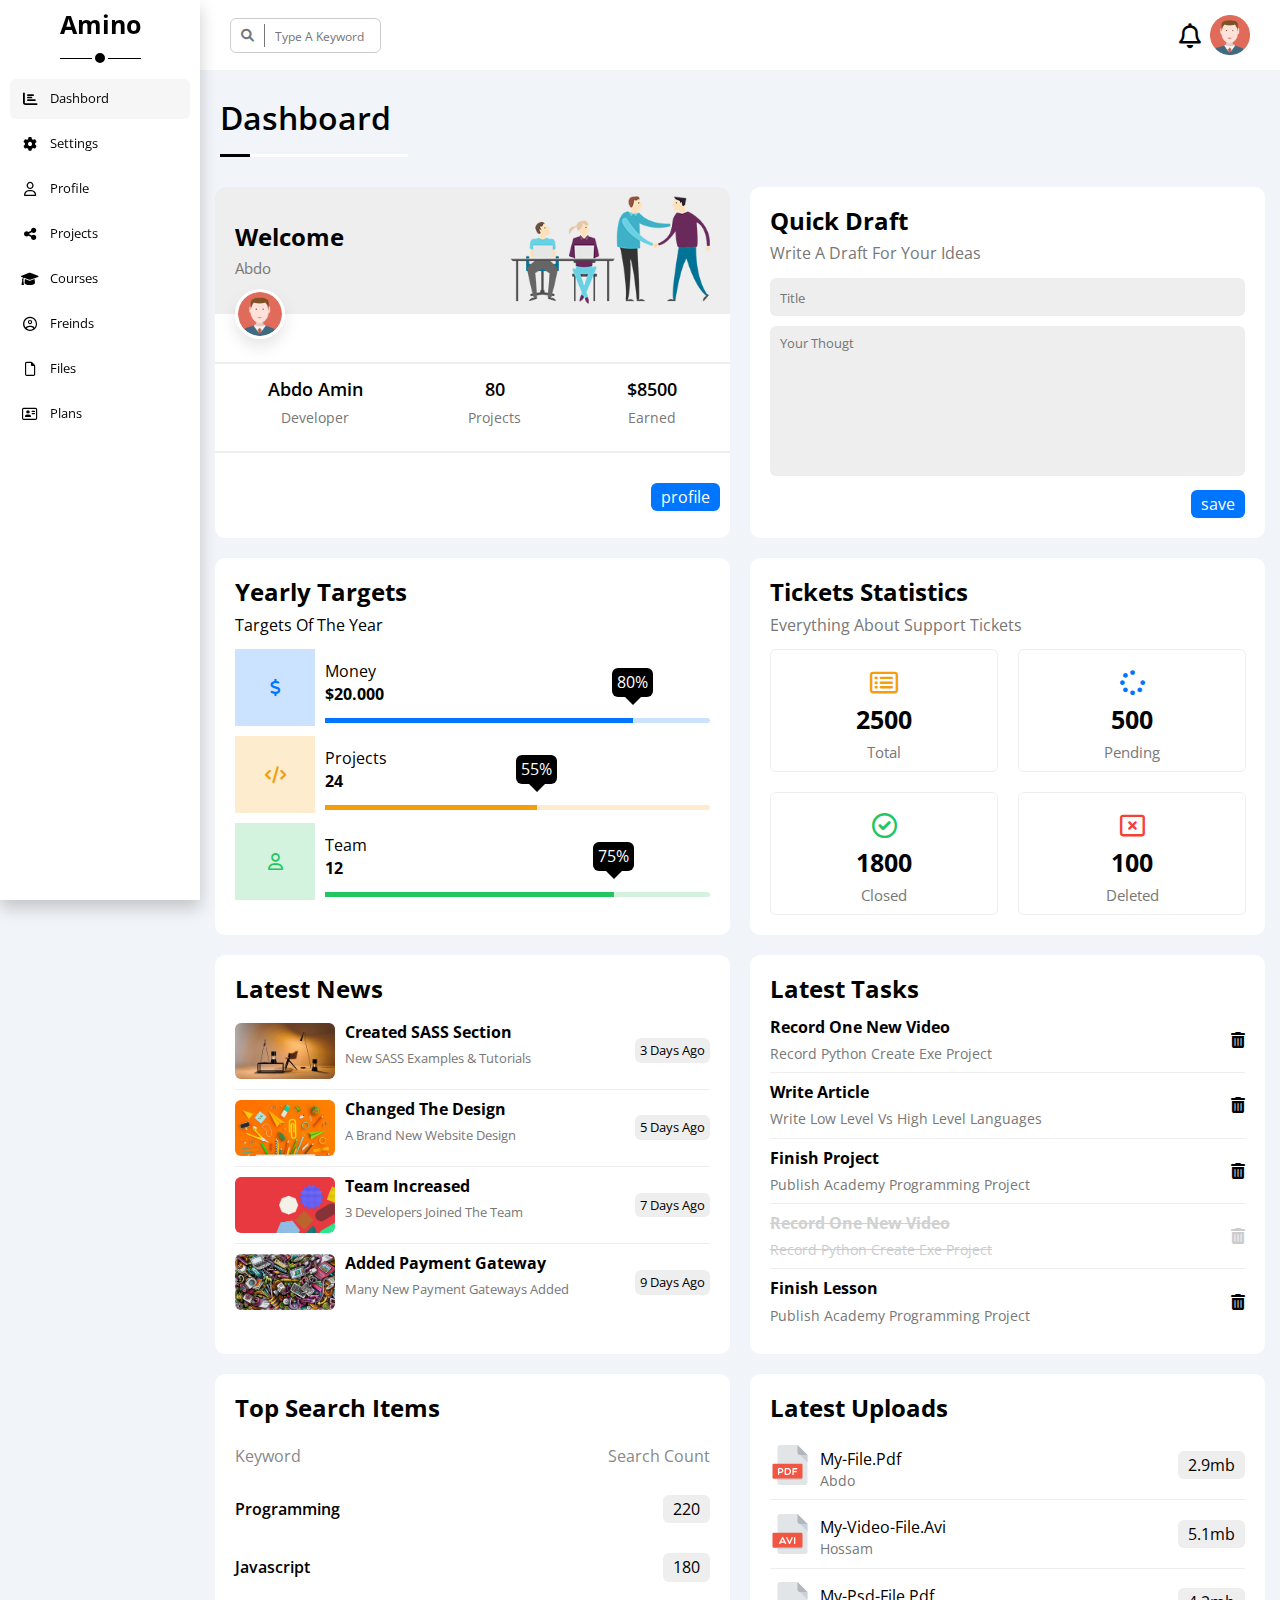
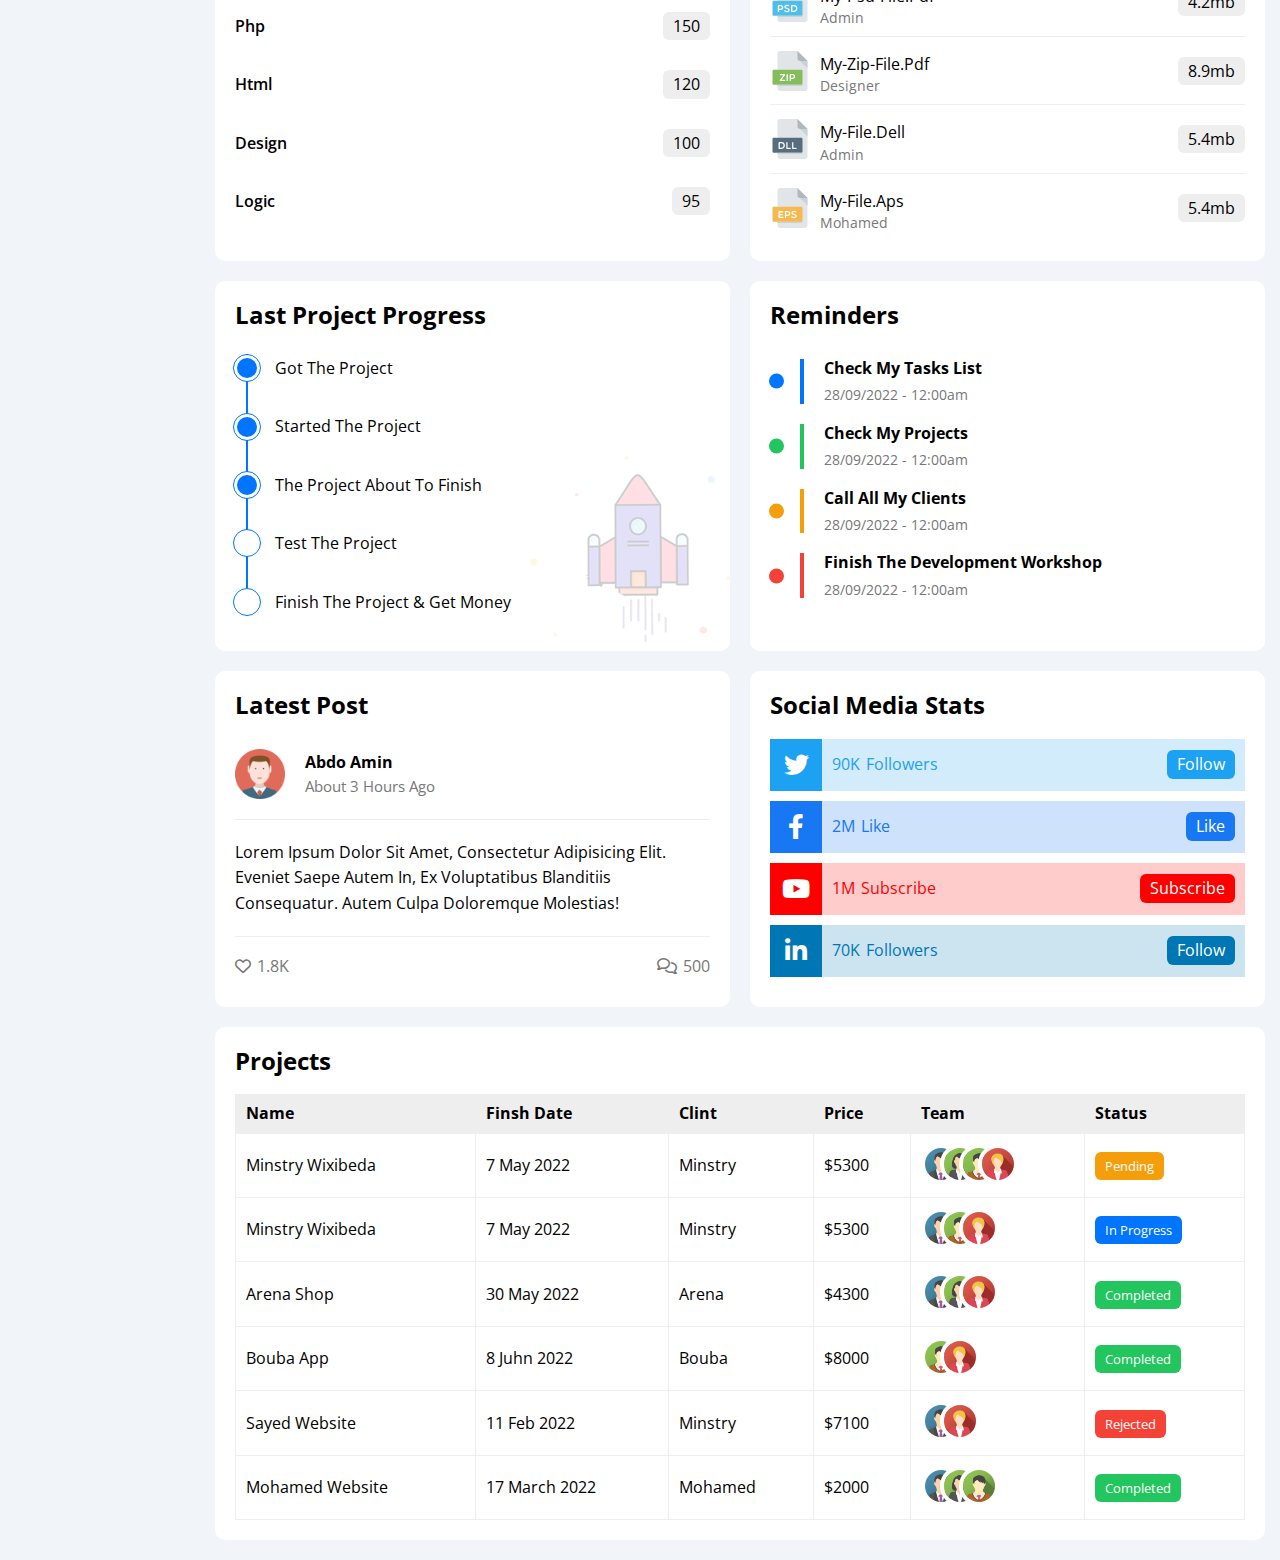
<file: index.html>
<!DOCTYPE html>
<html lang="en">

<head>
    <meta charset="UTF-8">
    <title>Document</title>
    <!--- font awesom --->
    <link rel="stylesheet" href="css/all.min.css">
    <!--- my frame work--->
    <link rel="stylesheet" href="css/myframework.css">
    <!--- normalize --->
    <link rel="stylesheet" href="css/normaliz.css">
    <!--- main file css --->
    <link rel="stylesheet" href="css/stl.css">
    <!--- fonts --->
    <link rel="preconnect" href="https://fonts.googleapis.com">
    <link rel="preconnect" href="https://fonts.gstatic.com" crossorigin>
    <link href="https://fonts.googleapis.com/css2?family=Cairo:wght@200;300;400;600;800&family=Open+Sans:ital,wght@0,300;0,400;0,700;1,800&family=Work+Sans:ital,wght@0,300;0,400;1,400&display=swap" rel="stylesheet">
</head>

<body>
    <div class="page d-flex">
        <div class="side-bar bg-w">
            <h3>amino</h3>
            <ul>
                <li class="active">
                    <a href="index.html">
                        <i class="fa-solid fa-chart-bar"></i>
                        <span>dashbord</span>
                    </a>
                </li>
                <li>
                    <a href="settings.html">
                        <i class="fa-solid fa-gear"></i>
                        <span>settings</span>

                    </a>
                </li>
                <li>
                    <a href="profile.html">
                        <i class="fa-regular fa-user"></i>
                        <span>profile</span>
                    </a>
                </li>
                <li>
                    <a href="projects.html">
                        <i class="fa-solid fa-share-nodes"></i>
                        <span>projects</span>
                    </a>
                </li>
                <li>
                    <a href="courses.html">
                        <i class="fa-solid fa-graduation-cap"></i>
                        <span>courses</span>
                    </a>
                </li>
                <li>
                    <a href="freinds.html">
                        <i class="fa-regular fa-circle-user"></i>
                        <span>freinds</span>
                    </a>
                </li>
                <li>
                    <a href="files.html">
                        <i class="fa-regular fa-file"></i>
                        <span>files</span>
                    </a>
                </li>
                <li>
                    <a href="plans.html">
                        <i class="fa-regular fa-address-card"></i>
                        <span>plans</span>
                    </a>
                </li>
            </ul>
        </div>
        <div class="content ">
            <!--- header ---->
            <header class="header bg-w d-flex">
                <p>
                    <i class="fa-solid fa-magnifying-glass">
                    </i>
                    <input type="text" placeholder="type a keyword">
                </p>
                <div class="bell">
                    <i class="fa-regular fa-bell"></i>
                    <img src="image/avatar.png" alt="">
                </div>
            </header>

            <!--- end header ---->
            <h1 class="p-rela">dashboard</h1>

            <!--- start wrber  ---->

            <div class="wraber">
                <div class="welcome p-rela">
                    <div class="wel flex-bet">
                        <div class="info">
                            <h2>welcome</h2>
                            <p>abdo</p>

                        </div>
                        <img src="image/welcome.png" alt="" class="hide-mobile">
                    </div>
                    <img src="image/avatar.png" alt="" class="avatar">
                    <div class="text d-flex block-mobile">
                        <div class="desc">
                            <span>abdo amin</span>
                            <span>developer</span>
                        </div>
                        <div class="desc">
                            <span>80</span>
                            <span>projects</span>
                        </div>
                        <div class="desc">
                            <span>$8500</span>
                            <span>earned</span>
                        </div>
                    </div>
                    <button>profile</button>
                </div>

                <!----------------------------------------->

                <div class="welcome1 bg-w">
                    <h2>Quick Draft</h2>
                    <p>Write A Draft For Your Ideas</p>
                    <form action="">
                        <input type="text" placeholder="title" class="input">
                        <textarea name="" class="input" placeholder="your thougt"></textarea>
                        <button>save</button>
                    </form>
                </div>
                <!----------------------------------------->

                <div class="welcome2 ">
                    <h2>Yearly Targets</h2>
                    <p>Targets Of The Year</p>
                    <div class="cont">
                        <i class="fa-solid fa-dollar-sign"></i>
                        <div class="prog">
                            <p>money</p>
                            <p>$20.000</p>
                            <div> <span style="width: 80%" data-progress="80%"></span></div>
                        </div>
                    </div>
                    <div class="cont">
                        <i class="fa-solid fa-code"></i>
                        <div class="prog">
                            <p>projects</p>
                            <p>24</p>
                            <div> <span style="width: 55%" data-progress="55%"></span></div>
                        </div>
                    </div>
                    <div class="cont">
                        <i class="fa-regular fa-user"></i>
                        <div class="prog">
                            <p>team</p>
                            <p>12</p>
                            <div> <span style="width: 75%" data-progress="75%"></span></div>
                        </div>
                    </div>
                </div>

                <!----------------------------------------->

                <div class="welcome3">
                    <h2>Tickets Statistics</h2>
                    <p>Everything About Support Tickets</p>
                    <div class="holder">
                        <div class="box">
                            <i class="fa-regular fa-rectangle-list"></i>
                            <span>2500</span>
                            <span>total</span>
                        </div>
                        <div class="box">
                            <i class="fa-solid fa-spinner"></i>
                            <span>500</span>
                            <span>pending</span>
                        </div>
                        <div class="box">
                            <i class="fa-regular fa-circle-check"></i>
                            <span>1800</span>
                            <span>closed</span>
                        </div>
                        <div class="box">
                            <i class="fa-regular fa-rectangle-xmark"></i>
                            <span>100</span>
                            <span>deleted</span>
                        </div>
                    </div>
                </div>

                <!----------------------------------------->

                <div class="welcome4">
                    <h2>Latest News</h2>
                    <div class="item  flex-bet">
                        <div class="cont">
                            <img src="image/news-01.png" alt="">
                            <div class="info">
                                <h4>Created SASS Section</h4>
                                <span>New SASS Examples &amp; Tutorials</span>
                            </div>
                        </div>
                        <span>3 Days Ago</span>
                    </div>
                    <div class="item flex-bet">
                        <div class="cont">
                            <img src="image/news-02.png" alt="">
                            <div class="info">
                                <h4>Changed The Design</h4>
                                <span>A Brand New Website Design</span>
                            </div>
                        </div>
                        <span>5 Days Ago</span>
                    </div>
                    <div class="item flex-bet">
                        <div class="cont">
                            <img src="image/news-03.png" alt="">
                            <div class="info">
                                <h4>Team Increased</h4>
                                <span>3 Developers Joined The Team</span>
                            </div>
                        </div>
                        <span>7 Days Ago</span>
                    </div>
                    <div class="item flex-bet">
                        <div class="cont">
                            <img src="image/news-04.png" alt="">
                            <div class="info">
                                <h4>Added Payment Gateway</h4>
                                <span>Many New Payment Gateways Added</span>
                            </div>
                        </div>
                        <span>9 Days Ago</span>
                    </div>
                </div>

                <!----------------------------------------->
                <div class="welcome5">
                    <h2>Latest Tasks</h2>
                    <div class="item flex-bet">
                        <span>
                            Record One New Video
                            <span>Record Python Create Exe Project</span>
                        </span>
                        <i class="fa-solid fa-trash-can"></i>
                    </div>
                    <div class="item flex-bet">
                        <span>
                            Write Article
                            <span>Write Low Level vs High Level Languages</span>
                        </span>
                        <i class="fa-solid fa-trash-can"></i>
                    </div>
                    <div class="item flex-bet">
                        <span>
                            Finish Project
                            <span>Publish Academy Programming Project</span>
                        </span>
                        <i class="fa-solid fa-trash-can"></i>
                    </div>
                    <div class="item flex-bet">
                        <span>
                            Record One New Video
                            <span>Record Python Create Exe Project</span>
                        </span>
                        <i class="fa-solid fa-trash-can"></i>
                    </div>
                    <div class="item flex-bet">
                        <span>
                            Finish Lesson
                            <span>Publish Academy Programming Project</span>
                        </span>
                        <i class="fa-solid fa-trash-can"></i>
                    </div>
                </div>
                <!----------------------------------------->

                <div class="welcome6">
                    <h2>Top Search Items</h2>
                    <ul>
                        <li>
                            <span>Keyword</span>
                            <span>search count</span>
                        </li>
                        <li>
                            <span>programming</span>
                            <span>220</span>
                        </li>
                        <li>
                            <span>javascript</span>
                            <span>180</span>
                        </li>
                        <li>
                            <span>php</span>
                            <span>150</span>
                        </li>
                        <li>
                            <span>html</span>
                            <span>120</span>
                        </li>
                        <li>
                            <span>design</span>
                            <span>100</span>
                        </li>
                        <li>
                            <span>logic</span>
                            <span>95</span>
                        </li>
                    </ul>
                </div>
                <!----------------------------------------->

                <div class="welcome7">
                    <h2>Latest Uploads</h2>
                    <div class="item">
                        <div class="box">
                            <img src="image/pdf.svg" alt="">
                            <span class="span">my-file.pdf<span>abdo</span></span>
                        </div>
                        <span class="btn-shape bg-eee">2.9mb</span>
                    </div>
                    <div class="item">
                        <div class="box">
                            <img src="image/avi.svg" alt="">
                            <span class="span">My-Video-File.avi<span>hossam</span></span>
                        </div>
                        <span class="btn-shape bg-eee">5.1mb</span>
                    </div>
                    <div class="item">
                        <div class="box">
                            <img src="image/psd.svg" alt="">
                            <span class="span">My-Psd-File.pdf<span>admin</span></span>
                        </div>
                        <span class="btn-shape bg-eee">4.2mb</span>
                    </div>
                    <div class="item">
                        <div class="box">
                            <img src="image/zip.svg" alt="">
                            <span class="span">My-Zip-File.pdf<span>designer</span></span>
                        </div>
                        <span class="btn-shape bg-eee">8.9mb</span>
                    </div>
                    <div class="item">
                        <div class="box">
                            <img src="image/dll.svg" alt="">
                            <span class="span">my-file.dell<span>admin</span></span>
                        </div>
                        <span class="btn-shape bg-eee">5.4mb</span>
                    </div>
                    <div class="item">
                        <div class="box">
                            <img src="image/eps.svg" alt="">
                            <span class="span">my-file.aps<span>mohamed</span></span>
                        </div>
                        <span class="btn-shape bg-eee">5.4mb</span>
                    </div>
                </div>
                <!----------------------------------------->
                <div class="welcome8">
                    <h2>Last Project Progress</h2>
                    <ul class="">
                        <li class="done">Got The Project</li>
                        <li class="done">Started The Project</li>
                        <li class="done">The Project About To Finish</li>
                        <li class="current">Test The Project</li>
                        <li class="none">Finish The Project &amp; Get Money</li>
                    </ul>
                    <img src="image/project.png" alt="" class="hide-mobile">

                </div>
                <!----------------------------------------->
                <div class="welcome9">
                    <h2>Reminders</h2>
                    <div class="cont">
                        <p>Check My Tasks List</p>
                        <span>28/09/2022 - 12:00am</span>
                    </div>
                    <div class="cont">
                        <p>Check My Projects</p>
                        <span>28/09/2022 - 12:00am</span>
                    </div>
                    <div class="cont">
                        <p>Call All My Clients</p>
                        <span>28/09/2022 - 12:00am</span>
                    </div>
                    <div class="cont">
                        <p>Finish The Development Workshop</p>
                        <span>28/09/2022 - 12:00am</span>
                    </div>
                </div>
                <!----------------------------------------->
                <div class="welcome10">
                    <h2>Latest Post</h2>
                    <div class="profile d-flex">
                        <img src="image/avatar.png" alt="">
                        <p>abdo amin <br> <span>About 3 Hours Ago</span></p>
                    </div>
                    <p>Lorem ipsum dolor sit amet, consectetur adipisicing elit. Eveniet saepe autem in, ex voluptatibus blanditiis consequatur. Autem culpa doloremque molestias!</p>
                    <div class="react d-flex">
                        <a href="#"> <i class="fa-regular fa-heart"></i> 1.8K</a>
                        <a href="#"> <i class="fa-regular fa-comments"></i> 500</a>
                    </div>
                </div>
                <!----------------------------------------->

                <div class="welcome11">
                    <h2>Social Media Stats</h2>
                    <div class="box bg-twitter">
                        <div class="icon">
                            <i class="fa-brands fa-twitter bgg-twitter"></i>
                            <div class="info c-twitter">
                                <span>90K</span>
                                <span>followers</span>
                            </div>
                        </div>
                        <span class="bgg-twitter">follow</span>
                    </div>
                    <div class="box bg-face">
                        <div class="icon">
                            <i class="fa-brands fa-facebook-f bgg-face"></i>
                            <div class="info c-face">
                                <span>2M</span>
                                <span>like</span>
                            </div>
                        </div>
                        <span class="bgg-face">like</span>

                    </div>
                    <div class="box bg-youtube">
                        <div class="icon">
                            <i class="fa-brands fa-youtube bgg-youtube"></i>
                            <div class="info c-youtube">
                                <span>1M</span>
                                <span>subscribe</span>
                            </div>
                        </div>
                        <span class="bgg-youtube">subscribe</span>

                    </div>
                    <div class="box bg-in">
                        <div class="icon">
                            <i class="fa-brands fa-linkedin-in bgg-in"></i>
                            <div class="info c-in">
                                <span>70K</span>
                                <span>followers</span>
                            </div>
                        </div>
                        <span class="bgg-in">follow</span>

                    </div>
                </div>
                <!----------------------------------------->

            </div>
            <div class="project rad-10 p-20 bg-white">
                <h2 class="mb-20">projects</h2>
                <div class="responsive">
                    <table>
                        <thead>
                            <tr>
                                <td>name</td>
                                <td>finsh date</td>
                                <td>clint</td>
                                <td>price</td>
                                <td>team</td>
                                <td>status</td>
                            </tr>
                        </thead>
                        <tbody>
                            <tr>
                                <td>minstry wixibeda</td>
                                <td>7 may 2022</td>
                                <td>minstry</td>
                                <td>$5300</td>
                                <td>
                                    <img src="image/team-01.png" alt="">
                                    <img src="image/team-02.png" alt="">
                                    <img src="image/team-03.png" alt="">
                                    <img src="image/team-05.png" alt="">
                                </td>
                                <td>
                                    <span class="c-white bg-orange btn-shape fs-13">pending</span>
                                </td>
                            </tr>
                            <tr>
                                <td>minstry wixibeda</td>
                                <td>7 may 2022</td>
                                <td>minstry</td>
                                <td>$5300</td>
                                <td>
                                    <img src="image/team-01.png" alt="">
                                    <img src="image/team-03.png" alt="">
                                    <img src="image/team-05.png" alt="">
                                </td>
                                <td><span class="c-white bg-blue btn-shape fs-13">in progress</span></td>
                            </tr>
                            <tr>
                                <td>arena shop</td>
                                <td>30 may 2022</td>
                                <td>arena</td>
                                <td>$4300</td>
                                <td>
                                    <img src="image/team-01.png" alt="">
                                    <img src="image/team-02.png" alt="">
                                    <img src="image/team-05.png" alt="">
                                </td>
                                <td><span class="c-white bg-green btn-shape fs-13">completed</span></td>
                            </tr>
                            <tr>
                                <td>bouba app</td>
                                <td>8 juhn 2022</td>
                                <td>bouba</td>
                                <td>$8000</td>
                                <td>

                                    <img src="image/team-03.png" alt="">
                                    <img src="image/team-05.png" alt="">
                                </td>
                                <td><span class="c-white bg-green btn-shape fs-13">completed</span></td>
                            </tr>
                            <tr>
                                <td>sayed website</td>
                                <td>11 feb 2022</td>
                                <td>minstry</td>
                                <td>$7100</td>
                                <td>
                                    <img src="image/team-01.png" alt="">
                                    <img src="image/team-05.png" alt="">
                                </td>
                                <td><span class="c-white bg-red btn-shape fs-13">rejected</span></td>
                            </tr>
                            <tr>
                                <td>mohamed website</td>
                                <td>17 march 2022</td>
                                <td>mohamed</td>
                                <td>$2000</td>
                                <td>
                                    <img src="image/team-01.png" alt="">
                                    <img src="image/team-02.png" alt="">
                                    <img src="image/team-03.png" alt="">

                                </td>
                                <td><span class="c-white bg-green btn-shape fs-13">completed</span></td>
                            </tr>
                        </tbody>
                    </table>
                </div>
            </div>
            <!--- end wrber  ---->

        </div>
    </div>
</body>

</html>
</file>
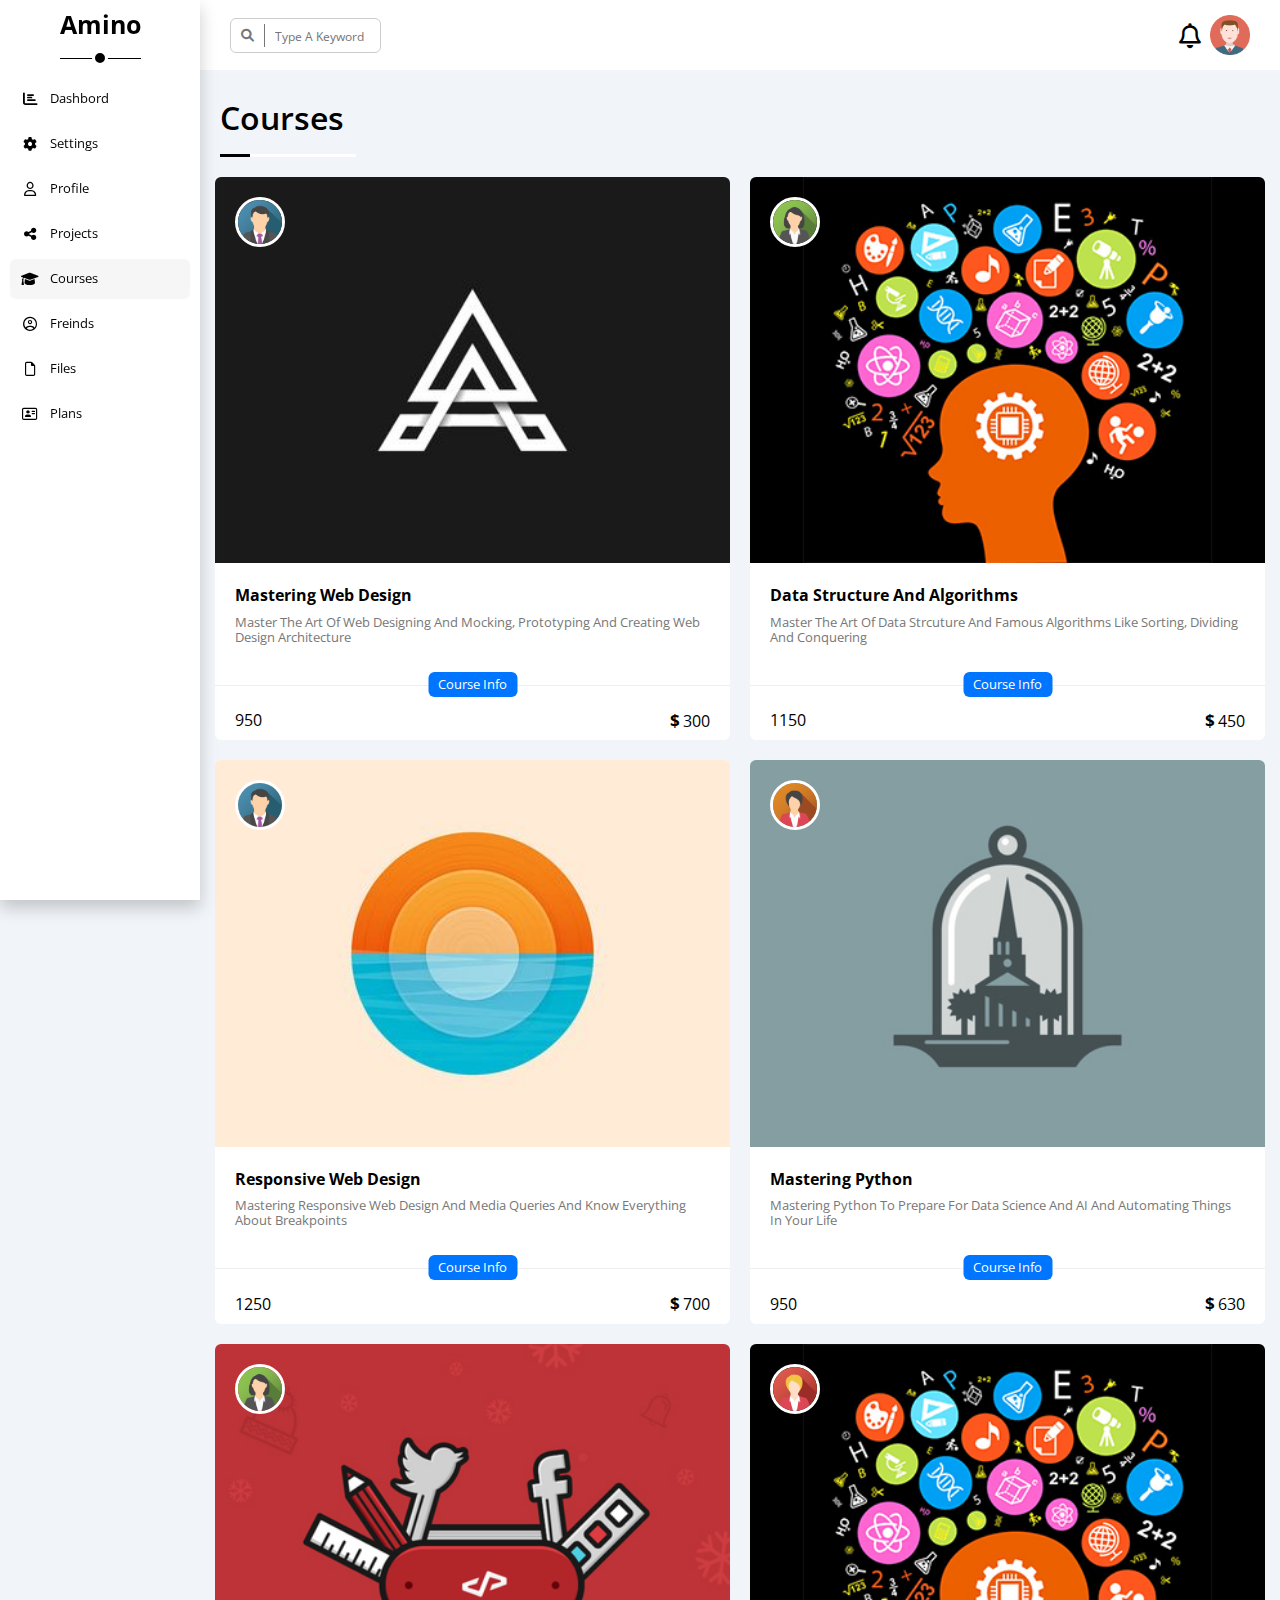
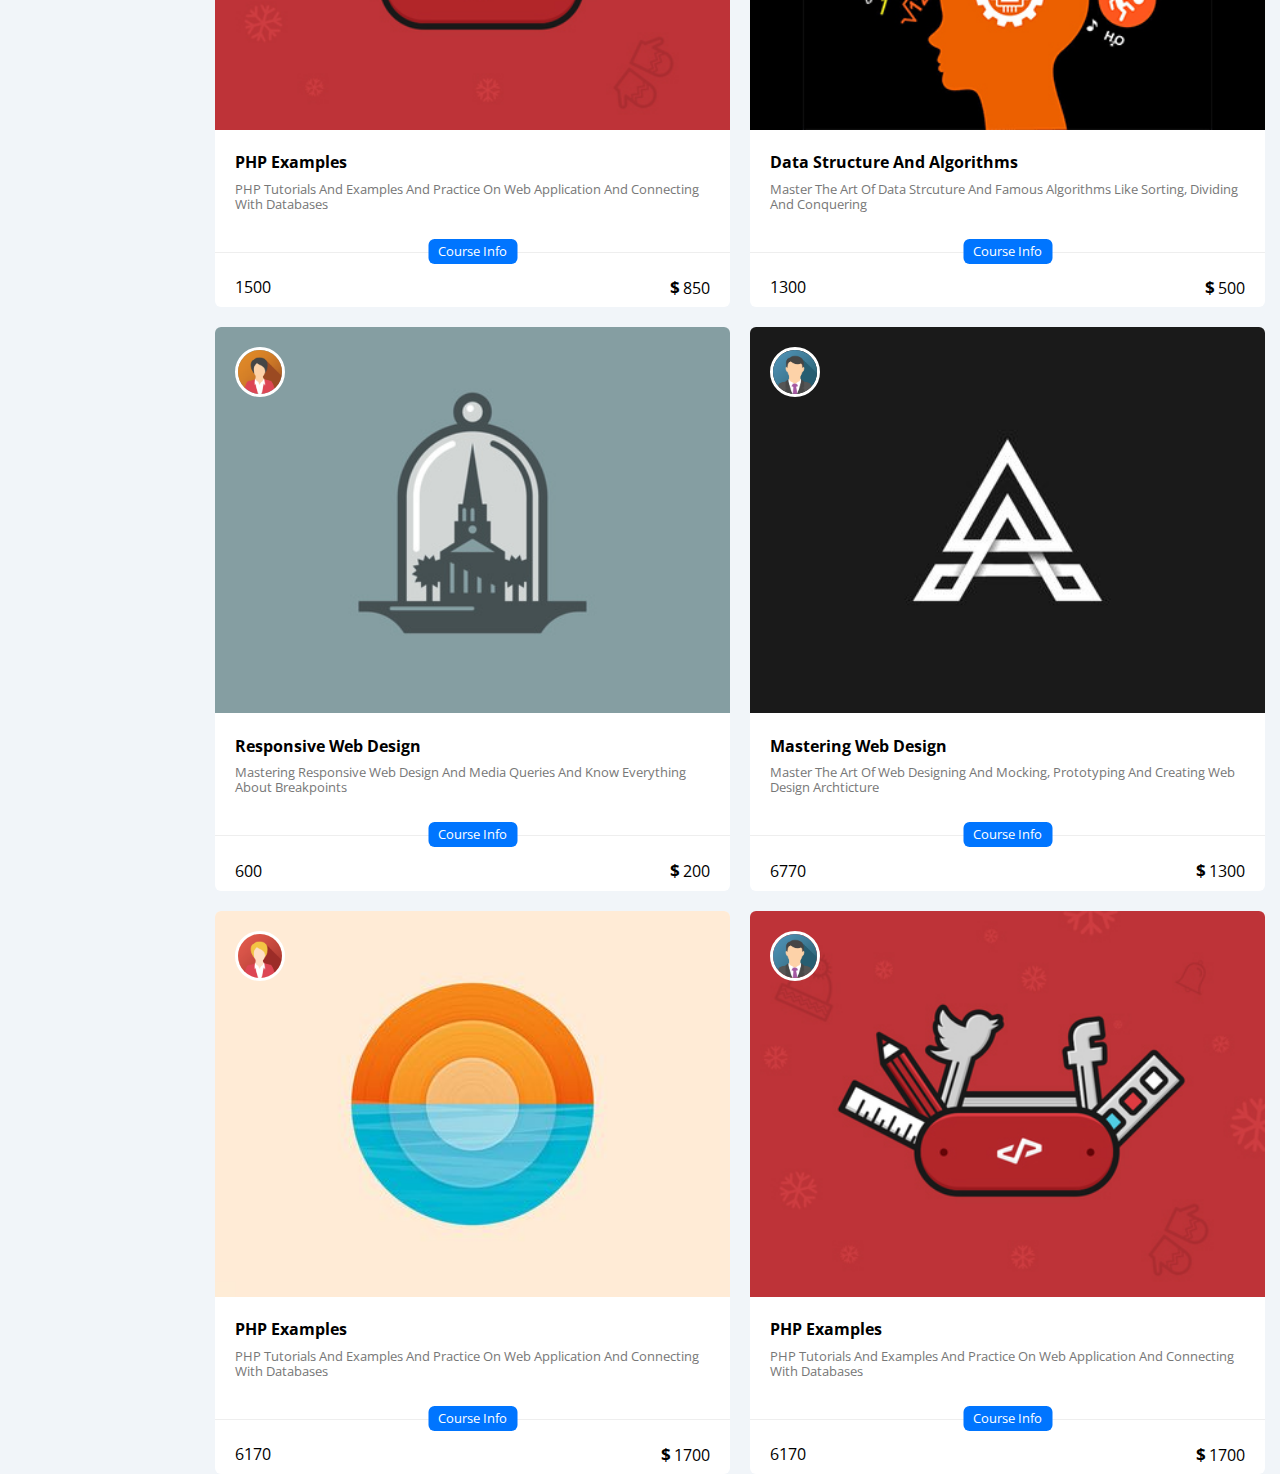
<file: courses.html>
<!DOCTYPE html>
<html lang="en">

<head>
    <meta charset="UTF-8">
    <title>Document</title>
    <!--- font awesom --->
    <link rel="stylesheet" href="css/all.min.css">
    <!--- my frame work--->
    <link rel="stylesheet" href="css/myframework.css">
    <!--- normalize --->
    <link rel="stylesheet" href="css/normaliz.css">
    <!--- main file css --->
    <link rel="stylesheet" href="css/stl.css">
    <!--- fonts --->
    <link rel="preconnect" href="https://fonts.googleapis.com">
    <link rel="preconnect" href="https://fonts.gstatic.com" crossorigin>
    <link href="https://fonts.googleapis.com/css2?family=Cairo:wght@200;300;400;600;800&family=Open+Sans:ital,wght@0,300;0,400;0,700;1,800&family=Work+Sans:ital,wght@0,300;0,400;1,400&display=swap" rel="stylesheet">
</head>

<body>
    <div class="page d-flex">
        <div class="side-bar bg-w">
            <h3>amino</h3>
            <ul>
                <li>
                    <a href="index.html">
                        <i class="fa-solid fa-chart-bar"></i>
                        <span>dashbord</span>
                    </a>
                </li>
                <li>
                    <a href="settings.html">
                        <i class="fa-solid fa-gear"></i>
                        <span>settings</span>

                    </a>
                </li>
                <li>
                    <a href="profile.html">
                        <i class="fa-regular fa-user"></i>
                        <span>profile</span>
                    </a>
                </li>
                <li>
                    <a href="projects.html">
                        <i class="fa-solid fa-share-nodes"></i>
                        <span>projects</span>
                    </a>
                </li>
                <li class="active">
                    <a href="courses.html">
                        <i class="fa-solid fa-graduation-cap"></i>
                        <span>courses</span>
                    </a>
                </li>
                <li>
                    <a href="freinds.html">
                        <i class="fa-regular fa-circle-user"></i>
                        <span>freinds</span>
                    </a>
                </li>
                <li>
                    <a href="files.html">
                        <i class="fa-regular fa-file"></i>
                        <span>files</span>
                    </a>
                </li>
                <li>
                    <a href="plans.html">
                        <i class="fa-regular fa-address-card"></i>
                        <span>plans</span>
                    </a>
                </li>
            </ul>
        </div>
        <div class="content ">
            <!--- header ---->
            <header class="header bg-w d-flex">
                <p>
                    <i class="fa-solid fa-magnifying-glass">
                    </i>
                    <input type="text" placeholder="type a keyword">
                </p>
                <div class="bell">
                    <i class="fa-regular fa-bell"></i>
                    <img src="image/avatar.png" alt="">
                </div>
            </header>
            <!--- end header ---->
            <h1 class="p-rela">courses</h1>
            <!----------- start courses------------->
            <div class="courses mt-40 mr-15 ml-15">
                <div class="child bg-white rad-6 flow-hidden">
                    <div class="imgs p-rela">
                        <img src="image/course-01.jpg" alt="" class="cover">
                        <img src="image/team-01.png" alt="" class="prof p-aps">
                    </div>
                    <div class="info p-rela bb-eee">
                        <h4>Mastering Web Design</h4>
                        <p class="c-777 fs-13">Master The Art Of Web Designing And Mocking, Prototyping And Creating Web Design Architecture</p>
                        <a class="btn-shape btn-shape-h bg-blue fs-13 p-aps c-white" href="#">
                            course info
                        </a>
                    </div>
                    <div class="rate flex-bet">
                        <div class="left">
                            <span>950</span>
                        </div>
                        <div class="right">
                            <span>$</span><span>300</span>
                        </div>
                    </div>
                </div>
                <!------------------ end child 1 ------------------->
                <div class="child bg-white rad-6 flow-hidden">
                    <div class="imgs p-rela">
                        <img src="image/course-02.jpg" alt="" class="cover">
                        <img src="image/team-02.png" alt="" class="prof p-aps">
                    </div>
                    <div class="info p-rela bb-eee">
                        <h4>Data Structure And Algorithms</h4>
                        <p class="c-777 fs-13">Master The Art Of Data Strcuture And Famous Algorithms Like Sorting, Dividing And Conquering</p>
                        <a class="btn-shape btn-shape-h bg-blue fs-13 p-aps c-white" href="#">
                            course info
                        </a>
                    </div>
                    <div class="rate flex-bet">
                        <div class="left">
                            <span>1150</span>
                        </div>
                        <div class="right">
                            <span>$</span><span>450</span>
                        </div>
                    </div>
                </div>  
                <!------------------ end child 2 ------------------->
                <div class="child bg-white rad-6 flow-hidden">
                    <div class="imgs p-rela">
                        <img src="image/course-03.jpg" alt="" class="cover">
                        <img src="image/team-01.png" alt="" class="prof p-aps">
                    </div>
                    <div class="info p-rela bb-eee">
                        <h4>Responsive Web Design</h4>
                        <p class="c-777 fs-13">Mastering Responsive Web Design And Media Queries And Know Everything About Breakpoints</p>
                        <a class="btn-shape btn-shape-h bg-blue fs-13 p-aps c-white" href="#">
                            course info
                        </a>
                    </div>
                    <div class="rate flex-bet">
                        <div class="left">
                            <span>1250</span>
                        </div>
                        <div class="right">
                            <span>$</span><span>700</span>
                        </div>
                    </div>
                </div>  
                <!------------------ end child 3 ------------------->
                <div class="child bg-white rad-6 flow-hidden">
                    <div class="imgs p-rela">
                        <img src="image/course-04.jpg" alt="" class="cover">
                        <img src="image/team-04.png" alt="" class="prof p-aps">
                    </div>
                    <div class="info p-rela bb-eee">
                        <h4>Mastering Python</h4>
                        <p class="c-777 fs-13">Mastering Python To Prepare For Data Science And AI And Automating Things in Your Life</p>
                        <a class="btn-shape btn-shape-h bg-blue fs-13 p-aps c-white" href="#">
                            course info
                        </a>
                    </div>
                    <div class="rate flex-bet">
                        <div class="left">
                            <span>950</span>
                        </div>
                        <div class="right">
                            <span>$</span><span>630</span>
                        </div>
                    </div>
                </div>  
                <!------------------ end child 4 ------------------->
                <div class="child bg-white rad-6 flow-hidden">
                    <div class="imgs p-rela">
                        <img src="image/course-05.jpg" alt="" class="cover">
                        <img src="image/team-02.png" alt="" class="prof p-aps">
                    </div>
                    <div class="info p-rela bb-eee">
                        <h4>PHP Examples</h4>
                        <p class="c-777 fs-13">PHP Tutorials And Examples And Practice On Web Application And Connecting With Databases</p>
                        <a class="btn-shape btn-shape-h bg-blue fs-13 p-aps c-white" href="#">
                            course info
                        </a>
                    </div>
                    <div class="rate flex-bet">
                        <div class="left">
                            <span>1500</span>
                        </div>
                        <div class="right">
                            <span>$</span><span>850</span>
                        </div>
                    </div>
                </div> 
                <!------------------ end child 5 ------------------->
                <div class="child bg-white rad-6 flow-hidden">
                    <div class="imgs p-rela">
                        <img src="image/course-02.jpg" alt="" class="cover">
                        <img src="image/team-05.png" alt="" class="prof p-aps">
                    </div>
                    <div class="info p-rela bb-eee">
                        <h4>Data Structure And Algorithms</h4>
                        <p class="c-777 fs-13">Master The Art Of Data Strcuture And Famous Algorithms Like Sorting, Dividing And Conquering</p>
                        <a class="btn-shape btn-shape-h bg-blue fs-13 p-aps c-white" href="#">
                            course info
                        </a>
                    </div>
                    <div class="rate flex-bet">
                        <div class="left">
                            <span>1300</span>
                        </div>
                        <div class="right">
                            <span>$</span><span>500</span>
                        </div>
                    </div>
                </div>  
                <!------------------ end child 6 ------------------->
                <div class="child bg-white rad-6 flow-hidden">
                    <div class="imgs p-rela">
                        <img src="image/course-04.jpg" alt="" class="cover">
                        <img src="image/team-04.png" alt="" class="prof p-aps">
                    </div>
                    <div class="info p-rela bb-eee">
                        <h4>Responsive Web Design</h4>
                        <p class="c-777 fs-13">Mastering Responsive Web Design And Media Queries And Know Everything About Breakpoints</p>
                        <a class="btn-shape btn-shape-h bg-blue fs-13 p-aps c-white" href="#">
                            course info
                        </a>
                    </div>
                    <div class="rate flex-bet">
                        <div class="left">
                            <span>600</span>
                        </div>
                        <div class="right">
                            <span>$</span><span>200</span>
                        </div>
                    </div>
                </div> 
                <!------------------ end child 7 ------------------->
                <div class="child bg-white rad-6 flow-hidden">
                    <div class="imgs p-rela">
                        <img src="image/course-01.jpg" alt="" class="cover">
                        <img src="image/team-01.png" alt="" class="prof p-aps">
                    </div>
                    <div class="info p-rela bb-eee">
                        <h4>Mastering Web Design</h4>
                        <p class="c-777 fs-13">Master The Art Of Web Designing And Mocking, Prototyping And Creating Web Design Archticture</p>
                        <a class="btn-shape btn-shape-h bg-blue fs-13 p-aps c-white" href="#">
                            course info
                        </a>
                    </div>
                    <div class="rate flex-bet">
                        <div class="left">
                            <span>6770</span>
                        </div>
                        <div class="right">
                            <span>$</span><span>1300</span>
                        </div>
                    </div>
                </div>    
                <!------------------ end child 8 ------------------->
                <div class="child bg-white rad-6 flow-hidden">
                    <div class="imgs p-rela">
                        <img src="image/course-03.jpg" alt="" class="cover">
                        <img src="image/team-05.png" alt="" class="prof p-aps">
                    </div>
                    <div class="info p-rela bb-eee">
                        <h4>PHP Examples</h4>
                        <p class="c-777 fs-13">PHP Tutorials And Examples And Practice On Web Application And Connecting With Databases</p>
                        <a class="btn-shape btn-shape-h bg-blue fs-13 p-aps c-white" href="#">
                            course info
                        </a>
                    </div>
                    <div class="rate flex-bet">
                        <div class="left">
                            <span>6170</span>
                        </div>
                        <div class="right">
                            <span>$</span><span>1700</span>
                        </div>
                    </div>
                </div>    <!------------------ end child 9 ------------------->
                <div class="child bg-white rad-6 flow-hidden">
                    <div class="imgs p-rela">
                        <img src="image/course-05.jpg" alt="" class="cover">
                        <img src="image/team-01.png" alt="" class="prof p-aps">
                    </div>
                    <div class="info p-rela bb-eee">
                        <h4>PHP Examples</h4>
                        <p class="c-777 fs-13">PHP Tutorials And Examples And Practice On Web Application And Connecting With Databases</p>
                        <a class="btn-shape btn-shape-h bg-blue fs-13 p-aps c-white" href="#">
                            course info
                        </a>
                    </div>
                    <div class="rate flex-bet">
                        <div class="left">
                            <span>6170</span>
                        </div>
                        <div class="right">
                            <span>$</span><span>1700</span>
                        </div>
                    </div>
                </div>
                
            </div>
            <!----------- end courses------------->
        </div>
    </div>
</body>

</html>
</file>
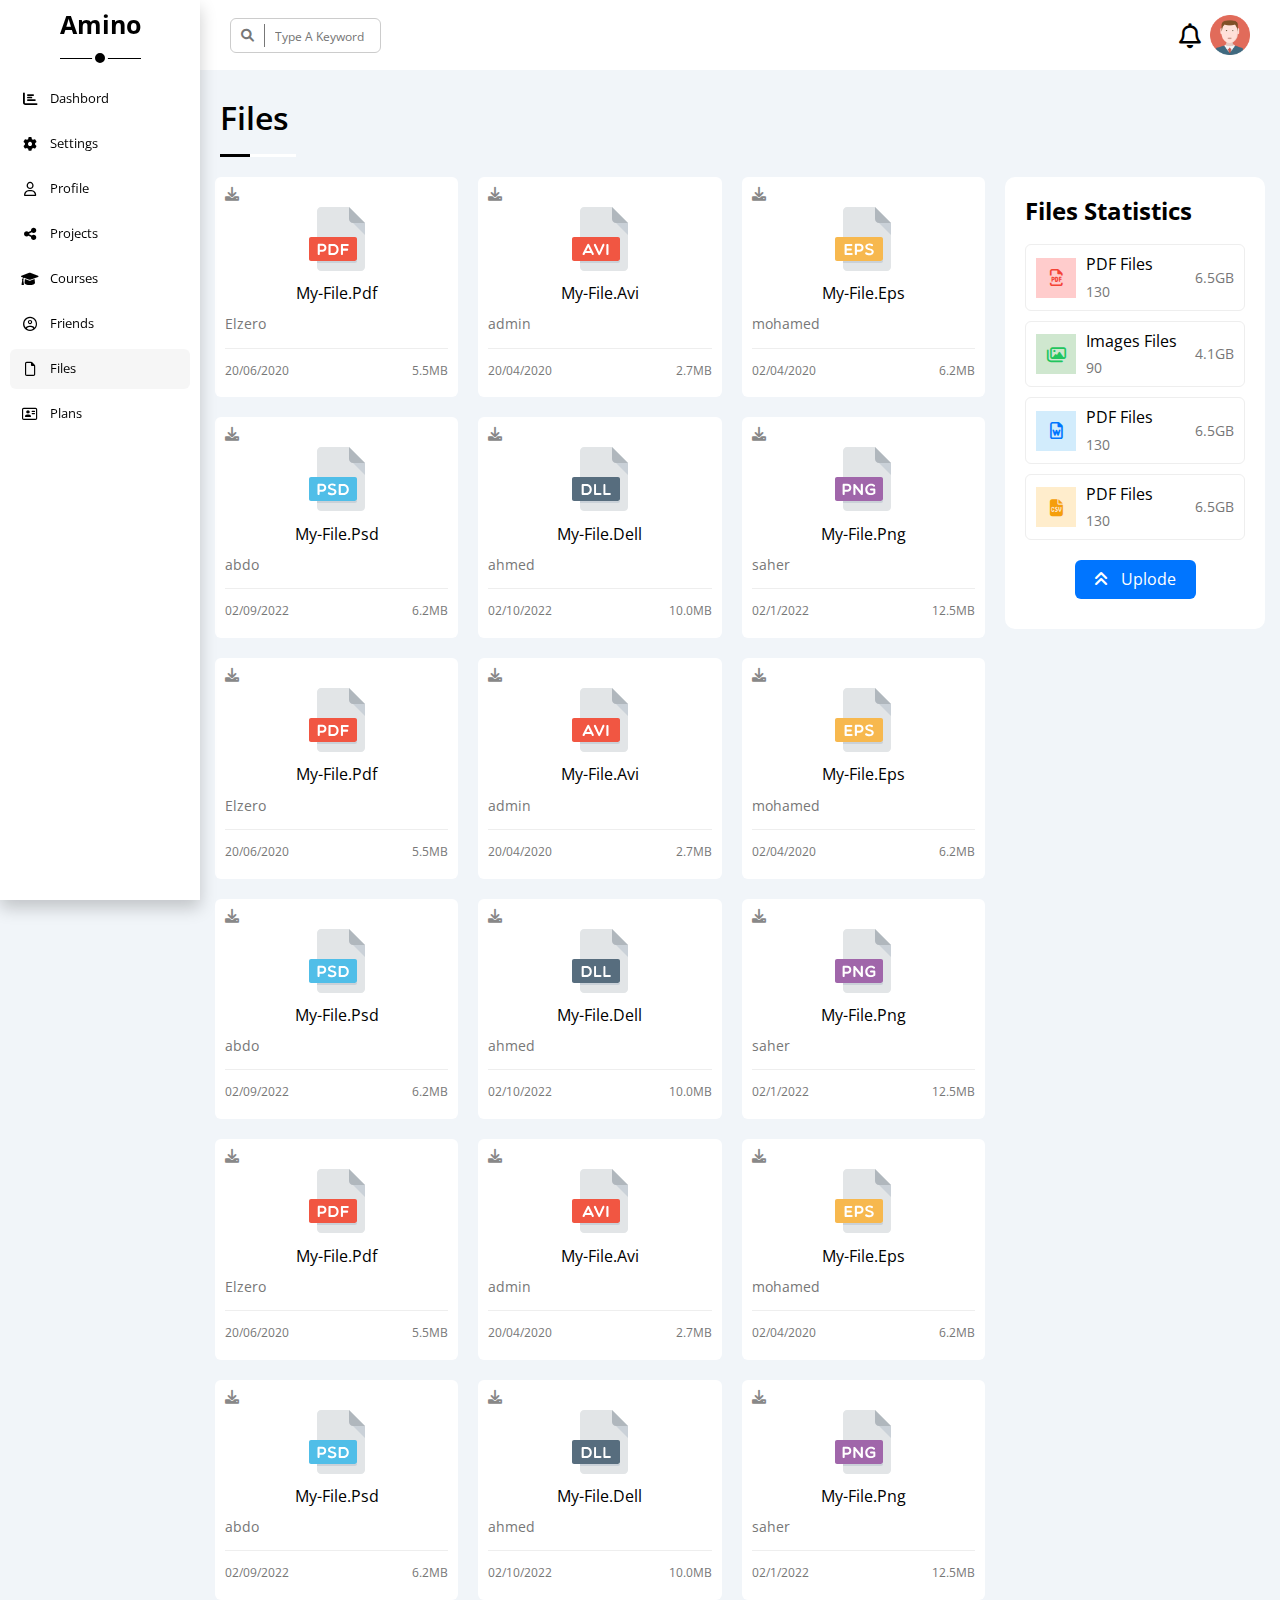
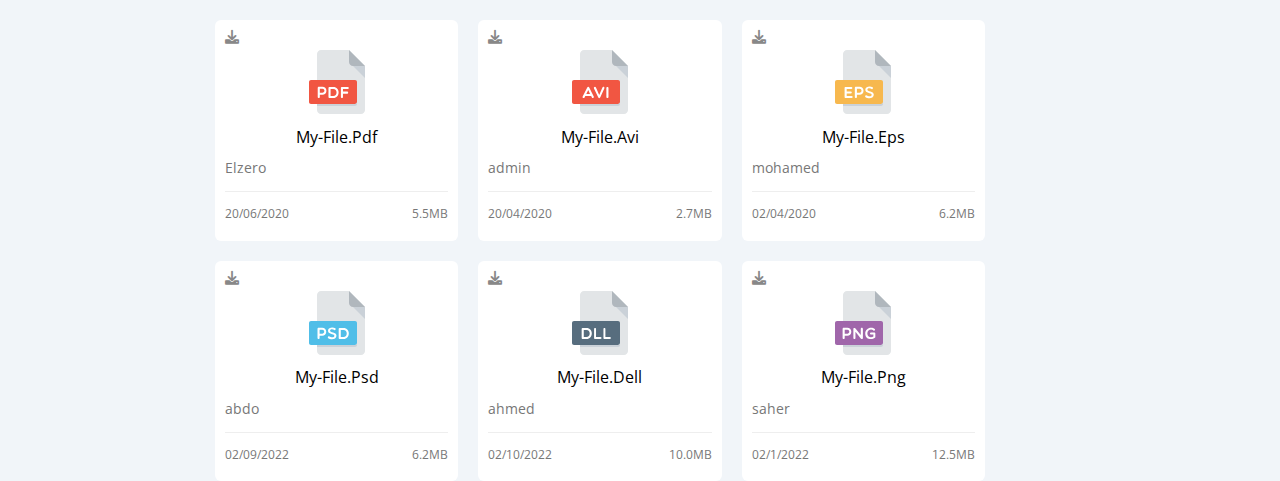
<file: files.html>
<!DOCTYPE html>
<html lang="en">

<head>
    <meta charset="UTF-8">
    <title>Document</title>
    <!--- font awesom --->
    <link rel="stylesheet" href="css/all.min.css">
    <!--- my frame work--->
    <link rel="stylesheet" href="css/myframework.css">
    <!--- normalize --->
    <link rel="stylesheet" href="css/normaliz.css">
    <!--- main file css --->
    <link rel="stylesheet" href="css/stl.css">
    <!--- fonts --->
    <link rel="preconnect" href="https://fonts.googleapis.com">
    <link rel="preconnect" href="https://fonts.gstatic.com" crossorigin>
    <link href="https://fonts.googleapis.com/css2?family=Cairo:wght@200;300;400;600;800&family=Open+Sans:ital,wght@0,300;0,400;0,700;1,800&family=Work+Sans:ital,wght@0,300;0,400;1,400&display=swap" rel="stylesheet">
</head>

<body>
    <div class="page d-flex">
        <div class="side-bar bg-w">
            <h3>amino</h3>
            <ul>
                <li>
                    <a href="index.html">
                        <i class="fa-solid fa-chart-bar"></i>
                        <span>dashbord</span>
                    </a>
                </li>
                <li>
                    <a href="settings.html">
                        <i class="fa-solid fa-gear"></i>
                        <span>settings</span>

                    </a>
                </li>
                <li>
                    <a href="profile.html">
                        <i class="fa-regular fa-user"></i>
                        <span>profile</span>
                    </a>
                </li>
                <li>
                    <a href="projects.html">
                        <i class="fa-solid fa-share-nodes"></i>
                        <span>projects</span>
                    </a>
                </li>
                <li>
                    <a href="courses.html">
                        <i class="fa-solid fa-graduation-cap"></i>
                        <span>courses</span>
                    </a>
                </li>
                <li>
                    <a href="freinds.html">
                        <i class="fa-regular fa-circle-user"></i>
                        <span>friends</span>
                    </a>
                </li>
                <li class="active">
                    <a href="files.html">
                        <i class="fa-regular fa-file"></i>
                        <span>files</span>
                    </a>
                </li>
                <li>
                    <a href="plans.html">
                        <i class="fa-regular fa-address-card"></i>
                        <span>plans</span>
                    </a>
                </li>
            </ul>
        </div>
        <div class="content ">
            <!--- header ---->
            <header class="header bg-w d-flex">
                <p>
                    <i class="fa-solid fa-magnifying-glass">
                    </i>
                    <input type="text" placeholder="type a keyword">
                </p>
                <div class="bell">
                    <i class="fa-regular fa-bell"></i>
                    <img src="image/avatar.png" alt="">
                </div>
            </header>
            <!--- end header ---->
            <h1 class="p-rela">files</h1>
            <!---------------- start files page --------------->
            <div class="files mt-40 ml-15 mr-15 d-flex ">
                <div class="box-cont ">
                    <!---- start box 1 ---->
                    <div class="box p-rela p-10 bg-white rad-6">
                        <i class="fa-solid fa-download down p-aps"></i>
                        <div class="type txt-c pb-20 p-rela">
                            <img src="image/pdf.svg" alt="">
                            <p>my-file.pdf</p>
                            <span class="name p-aps fs-14 c-777 p">Elzero</span>
                        </div>
                        <div class="date flex-bet bt-eee pt-15 pb-10 mt-15 fs-12 c-777">
                            <span>20/06/2020</span>
                            <span>5.5MB</span>
                        </div>
                    </div>
                    <!---- end box 1 ---->
                    <!---- start box 2 ---->
                    <div class="box p-rela p-10 bg-white rad-6">
                        <i class="fa-solid fa-download down p-aps"></i>
                        <div class="type txt-c pb-20 p-rela">
                            <img src="image/avi.svg" alt="">
                            <p>my-file.avi</p>
                            <span class="name p-aps fs-14 c-777 p">admin</span>
                        </div>
                        <div class="date flex-bet bt-eee pt-15 pb-10 mt-15 fs-12 c-777">
                            <span>20/04/2020</span>
                            <span>2.7MB</span>
                        </div>
                    </div>
                    <!---- end box 2 ---->
                    <!---- start box 3---->
                    <div class="box p-rela p-10 bg-white rad-6">
                        <i class="fa-solid fa-download down p-aps"></i>
                        <div class="type txt-c pb-20 p-rela">
                            <img src="image/eps.svg" alt="">
                            <p>my-file.eps</p>
                            <span class="name p-aps fs-14 c-777 p">mohamed</span>
                        </div>
                        <div class="date flex-bet bt-eee pt-15 pb-10 mt-15 fs-12 c-777">
                            <span>02/04/2020</span>
                            <span>6.2MB</span>
                        </div>
                    </div>
                    <!---- end box 3 ---->
                    <!---- start box 4---->
                    <div class="box p-rela p-10 bg-white rad-6">
                        <i class="fa-solid fa-download down p-aps"></i>
                        <div class="type txt-c pb-20 p-rela">
                            <img src="image/psd.svg" alt="">
                            <p>my-file.psd</p>
                            <span class="name p-aps fs-14 c-777 p">abdo</span>
                        </div>
                        <div class="date flex-bet bt-eee pt-15 pb-10 mt-15 fs-12 c-777">
                            <span>02/09/2022</span>
                            <span>6.2MB</span>
                        </div>
                    </div>
                    <!---- end box 4 ---->
                    <!---- start box 5---->
                    <div class="box p-rela p-10 bg-white rad-6">
                        <i class="fa-solid fa-download down p-aps"></i>
                        <div class="type txt-c pb-20 p-rela">
                            <img src="image/dll.svg" alt="">
                            <p>my-file.dell</p>
                            <span class="name p-aps fs-14 c-777 p">ahmed</span>
                        </div>
                        <div class="date flex-bet bt-eee pt-15 pb-10 mt-15 fs-12 c-777">
                            <span>02/10/2022</span>
                            <span>10.0MB</span>
                        </div>
                    </div>
                    <!---- end box 5 ---->
                    <!---- start box 6---->
                    <div class="box p-rela p-10 bg-white rad-6">
                        <i class="fa-solid fa-download down p-aps"></i>
                        <div class="type txt-c pb-20 p-rela">
                            <img src="image/png.svg" alt="">
                            <p>my-file.png</p>
                            <span class="name p-aps fs-14 c-777 p">saher</span>
                        </div>
                        <div class="date flex-bet bt-eee pt-15 pb-10 mt-15 fs-12 c-777">
                            <span>02/1/2022</span>
                            <span>12.5MB</span>
                        </div>
                    </div>
                    <!---- end box 6 ---->
                    <!---- start box 1 ---->
                    <div class="box p-rela p-10 bg-white rad-6">
                        <i class="fa-solid fa-download down p-aps"></i>
                        <div class="type txt-c pb-20 p-rela">
                            <img src="image/pdf.svg" alt="">
                            <p>my-file.pdf</p>
                            <span class="name p-aps fs-14 c-777 p">Elzero</span>
                        </div>
                        <div class="date flex-bet bt-eee pt-15 pb-10 mt-15 fs-12 c-777">
                            <span>20/06/2020</span>
                            <span>5.5MB</span>
                        </div>
                    </div>
                    <!---- end box 1 ---->
                    <!---- start box 2 ---->
                    <div class="box p-rela p-10 bg-white rad-6">
                        <i class="fa-solid fa-download down p-aps"></i>
                        <div class="type txt-c pb-20 p-rela">
                            <img src="image/avi.svg" alt="">
                            <p>my-file.avi</p>
                            <span class="name p-aps fs-14 c-777 p">admin</span>
                        </div>
                        <div class="date flex-bet bt-eee pt-15 pb-10 mt-15 fs-12 c-777">
                            <span>20/04/2020</span>
                            <span>2.7MB</span>
                        </div>
                    </div>
                    <!---- end box 2 ---->
                    <!---- start box 3---->
                    <div class="box p-rela p-10 bg-white rad-6">
                        <i class="fa-solid fa-download down p-aps"></i>
                        <div class="type txt-c pb-20 p-rela">
                            <img src="image/eps.svg" alt="">
                            <p>my-file.eps</p>
                            <span class="name p-aps fs-14 c-777 p">mohamed</span>
                        </div>
                        <div class="date flex-bet bt-eee pt-15 pb-10 mt-15 fs-12 c-777">
                            <span>02/04/2020</span>
                            <span>6.2MB</span>
                        </div>
                    </div>
                    <!---- end box 3 ---->
                    <!---- start box 4---->
                    <div class="box p-rela p-10 bg-white rad-6">
                        <i class="fa-solid fa-download down p-aps"></i>
                        <div class="type txt-c pb-20 p-rela">
                            <img src="image/psd.svg" alt="">
                            <p>my-file.psd</p>
                            <span class="name p-aps fs-14 c-777 p">abdo</span>
                        </div>
                        <div class="date flex-bet bt-eee pt-15 pb-10 mt-15 fs-12 c-777">
                            <span>02/09/2022</span>
                            <span>6.2MB</span>
                        </div>
                    </div>
                    <!---- end box 4 ---->
                    <!---- start box 5---->
                    <div class="box p-rela p-10 bg-white rad-6">
                        <i class="fa-solid fa-download down p-aps"></i>
                        <div class="type txt-c pb-20 p-rela">
                            <img src="image/dll.svg" alt="">
                            <p>my-file.dell</p>
                            <span class="name p-aps fs-14 c-777 p">ahmed</span>
                        </div>
                        <div class="date flex-bet bt-eee pt-15 pb-10 mt-15 fs-12 c-777">
                            <span>02/10/2022</span>
                            <span>10.0MB</span>
                        </div>
                    </div>
                    <!---- end box 5 ---->
                    <!---- start box 6---->
                    <div class="box p-rela p-10 bg-white rad-6">
                        <i class="fa-solid fa-download down p-aps"></i>
                        <div class="type txt-c pb-20 p-rela">
                            <img src="image/png.svg" alt="">
                            <p>my-file.png</p>
                            <span class="name p-aps fs-14 c-777 p">saher</span>
                        </div>
                        <div class="date flex-bet bt-eee pt-15 pb-10 mt-15 fs-12 c-777">
                            <span>02/1/2022</span>
                            <span>12.5MB</span>
                        </div>
                    </div>
                    <!---- end box 6 ---->
                    <!---- start box 1 ---->
                    <div class="box p-rela p-10 bg-white rad-6">
                        <i class="fa-solid fa-download down p-aps"></i>
                        <div class="type txt-c pb-20 p-rela">
                            <img src="image/pdf.svg" alt="">
                            <p>my-file.pdf</p>
                            <span class="name p-aps fs-14 c-777 p">Elzero</span>
                        </div>
                        <div class="date flex-bet bt-eee pt-15 pb-10 mt-15 fs-12 c-777">
                            <span>20/06/2020</span>
                            <span>5.5MB</span>
                        </div>
                    </div>
                    <!---- end box 1 ---->
                    <!---- start box 2 ---->
                    <div class="box p-rela p-10 bg-white rad-6">
                        <i class="fa-solid fa-download down p-aps"></i>
                        <div class="type txt-c pb-20 p-rela">
                            <img src="image/avi.svg" alt="">
                            <p>my-file.avi</p>
                            <span class="name p-aps fs-14 c-777 p">admin</span>
                        </div>
                        <div class="date flex-bet bt-eee pt-15 pb-10 mt-15 fs-12 c-777">
                            <span>20/04/2020</span>
                            <span>2.7MB</span>
                        </div>
                    </div>
                    <!---- end box 2 ---->
                    <!---- start box 3---->
                    <div class="box p-rela p-10 bg-white rad-6">
                        <i class="fa-solid fa-download down p-aps"></i>
                        <div class="type txt-c pb-20 p-rela">
                            <img src="image/eps.svg" alt="">
                            <p>my-file.eps</p>
                            <span class="name p-aps fs-14 c-777 p">mohamed</span>
                        </div>
                        <div class="date flex-bet bt-eee pt-15 pb-10 mt-15 fs-12 c-777">
                            <span>02/04/2020</span>
                            <span>6.2MB</span>
                        </div>
                    </div>
                    <!---- end box 3 ---->
                    <!---- start box 4---->
                    <div class="box p-rela p-10 bg-white rad-6">
                        <i class="fa-solid fa-download down p-aps"></i>
                        <div class="type txt-c pb-20 p-rela">
                            <img src="image/psd.svg" alt="">
                            <p>my-file.psd</p>
                            <span class="name p-aps fs-14 c-777 p">abdo</span>
                        </div>
                        <div class="date flex-bet bt-eee pt-15 pb-10 mt-15 fs-12 c-777">
                            <span>02/09/2022</span>
                            <span>6.2MB</span>
                        </div>
                    </div>
                    <!---- end box 4 ---->
                    <!---- start box 5---->
                    <div class="box p-rela p-10 bg-white rad-6">
                        <i class="fa-solid fa-download down p-aps"></i>
                        <div class="type txt-c pb-20 p-rela">
                            <img src="image/dll.svg" alt="">
                            <p>my-file.dell</p>
                            <span class="name p-aps fs-14 c-777 p">ahmed</span>
                        </div>
                        <div class="date flex-bet bt-eee pt-15 pb-10 mt-15 fs-12 c-777">
                            <span>02/10/2022</span>
                            <span>10.0MB</span>
                        </div>
                    </div>
                    <!---- end box 5 ---->
                    <!---- start box 6---->
                    <div class="box p-rela p-10 bg-white rad-6">
                        <i class="fa-solid fa-download down p-aps"></i>
                        <div class="type txt-c pb-20 p-rela">
                            <img src="image/png.svg" alt="">
                            <p>my-file.png</p>
                            <span class="name p-aps fs-14 c-777 p">saher</span>
                        </div>
                        <div class="date flex-bet bt-eee pt-15 pb-10 mt-15 fs-12 c-777">
                            <span>02/1/2022</span>
                            <span>12.5MB</span>
                        </div>
                    </div>
                    <!---- end box 6 ---->
                    <!---- start box 1 ---->
                    <div class="box p-rela p-10 bg-white rad-6">
                        <i class="fa-solid fa-download down p-aps"></i>
                        <div class="type txt-c pb-20 p-rela">
                            <img src="image/pdf.svg" alt="">
                            <p>my-file.pdf</p>
                            <span class="name p-aps fs-14 c-777 p">Elzero</span>
                        </div>
                        <div class="date flex-bet bt-eee pt-15 pb-10 mt-15 fs-12 c-777">
                            <span>20/06/2020</span>
                            <span>5.5MB</span>
                        </div>
                    </div>
                    <!---- end box 1 ---->
                    <!---- start box 2 ---->
                    <div class="box p-rela p-10 bg-white rad-6">
                        <i class="fa-solid fa-download down p-aps"></i>
                        <div class="type txt-c pb-20 p-rela">
                            <img src="image/avi.svg" alt="">
                            <p>my-file.avi</p>
                            <span class="name p-aps fs-14 c-777 p">admin</span>
                        </div>
                        <div class="date flex-bet bt-eee pt-15 pb-10 mt-15 fs-12 c-777">
                            <span>20/04/2020</span>
                            <span>2.7MB</span>
                        </div>
                    </div>
                    <!---- end box 2 ---->
                    <!---- start box 3---->
                    <div class="box p-rela p-10 bg-white rad-6">
                        <i class="fa-solid fa-download down p-aps"></i>
                        <div class="type txt-c pb-20 p-rela">
                            <img src="image/eps.svg" alt="">
                            <p>my-file.eps</p>
                            <span class="name p-aps fs-14 c-777 p">mohamed</span>
                        </div>
                        <div class="date flex-bet bt-eee pt-15 pb-10 mt-15 fs-12 c-777">
                            <span>02/04/2020</span>
                            <span>6.2MB</span>
                        </div>
                    </div>
                    <!---- end box 3 ---->
                    <!---- start box 4---->
                    <div class="box p-rela p-10 bg-white rad-6">
                        <i class="fa-solid fa-download down p-aps"></i>
                        <div class="type txt-c pb-20 p-rela">
                            <img src="image/psd.svg" alt="">
                            <p>my-file.psd</p>
                            <span class="name p-aps fs-14 c-777 p">abdo</span>
                        </div>
                        <div class="date flex-bet bt-eee pt-15 pb-10 mt-15 fs-12 c-777">
                            <span>02/09/2022</span>
                            <span>6.2MB</span>
                        </div>
                    </div>
                    <!---- end box 4 ---->
                    <!---- start box 5---->
                    <div class="box p-rela p-10 bg-white rad-6">
                        <i class="fa-solid fa-download down p-aps"></i>
                        <div class="type txt-c pb-20 p-rela">
                            <img src="image/dll.svg" alt="">
                            <p>my-file.dell</p>
                            <span class="name p-aps fs-14 c-777 p">ahmed</span>
                        </div>
                        <div class="date flex-bet bt-eee pt-15 pb-10 mt-15 fs-12 c-777">
                            <span>02/10/2022</span>
                            <span>10.0MB</span>
                        </div>
                    </div>
                    <!---- end box 5 ---->
                    <!---- start box 6---->
                    <div class="box p-rela p-10 bg-white rad-6">
                        <i class="fa-solid fa-download down p-aps"></i>
                        <div class="type txt-c pb-20 p-rela">
                            <img src="image/png.svg" alt="">
                            <p>my-file.png</p>
                            <span class="name p-aps fs-14 c-777 p">saher</span>
                        </div>
                        <div class="date flex-bet bt-eee pt-15 pb-10 mt-15 fs-12 c-777">
                            <span>02/1/2022</span>
                            <span>12.5MB</span>
                        </div>
                    </div>
                    <!---- end box 6 ---->

                </div>
                <div class="side-box bg-white rad-10 p-20">
                    <h2 class="mb-20">Files Statistics</h2>
                    <div class="item flex-bet">
                        <div class="info d-flex ">
                            <i class="fa-regular fa-file-pdf bg-red-alt c-red"></i>
                            <div class="inner">
                                <p class="mb-10">PDF Files</p>
                                <p class="c-777 fs-14 ">130</p>
                            </div>
                        </div>
                        <span class="c-777 fs-14">6.5GB</span>
                    </div>
                    <div class="item flex-bet">
                        <div class="info d-flex ">
                            <i class="fa-regular fa-images c-green bg-green-alt"></i>
                            <div class="inner">
                                <p class="mb-10">images Files</p>
                                <p class="c-777 fs-14 ">90</p>
                            </div>
                        </div>
                        <span class="c-777 fs-14">4.1GB</span>
                    </div>
                    <div class="item flex-bet">
                        <div class="info d-flex ">
                            <i class="fa-regular fa-file-word c-blue bg-twitter"></i>
                            <div class="inner">
                                <p class="mb-10">PDF Files</p>
                                <p class="c-777 fs-14 ">130</p>
                            </div>
                        </div>
                        <span class="c-777 fs-14">6.5GB</span>
                    </div>
                    <div class="item flex-bet">
                        <div class="info d-flex ">
                            <i class="fa-solid fa-file-csv c-orange bg-orange-alt"></i>
                            <div class="inner">
                                <p class="mb-10">PDF Files</p>
                                <p class="c-777 fs-14 ">130</p>
                            </div>
                        </div>
                        <span class="c-777 fs-14">6.5GB</span>
                    </div>
                    <a class="bg-blue c-white btn-shape-h" href="#"> 
                    <i class="fa-solid fa-angles-up mr-10"></i> uplode
                    </a>
                </div>
            </div>
            <!---------------- end files page --------------->
        </div>
    </div>
</body>

</html>
</file>
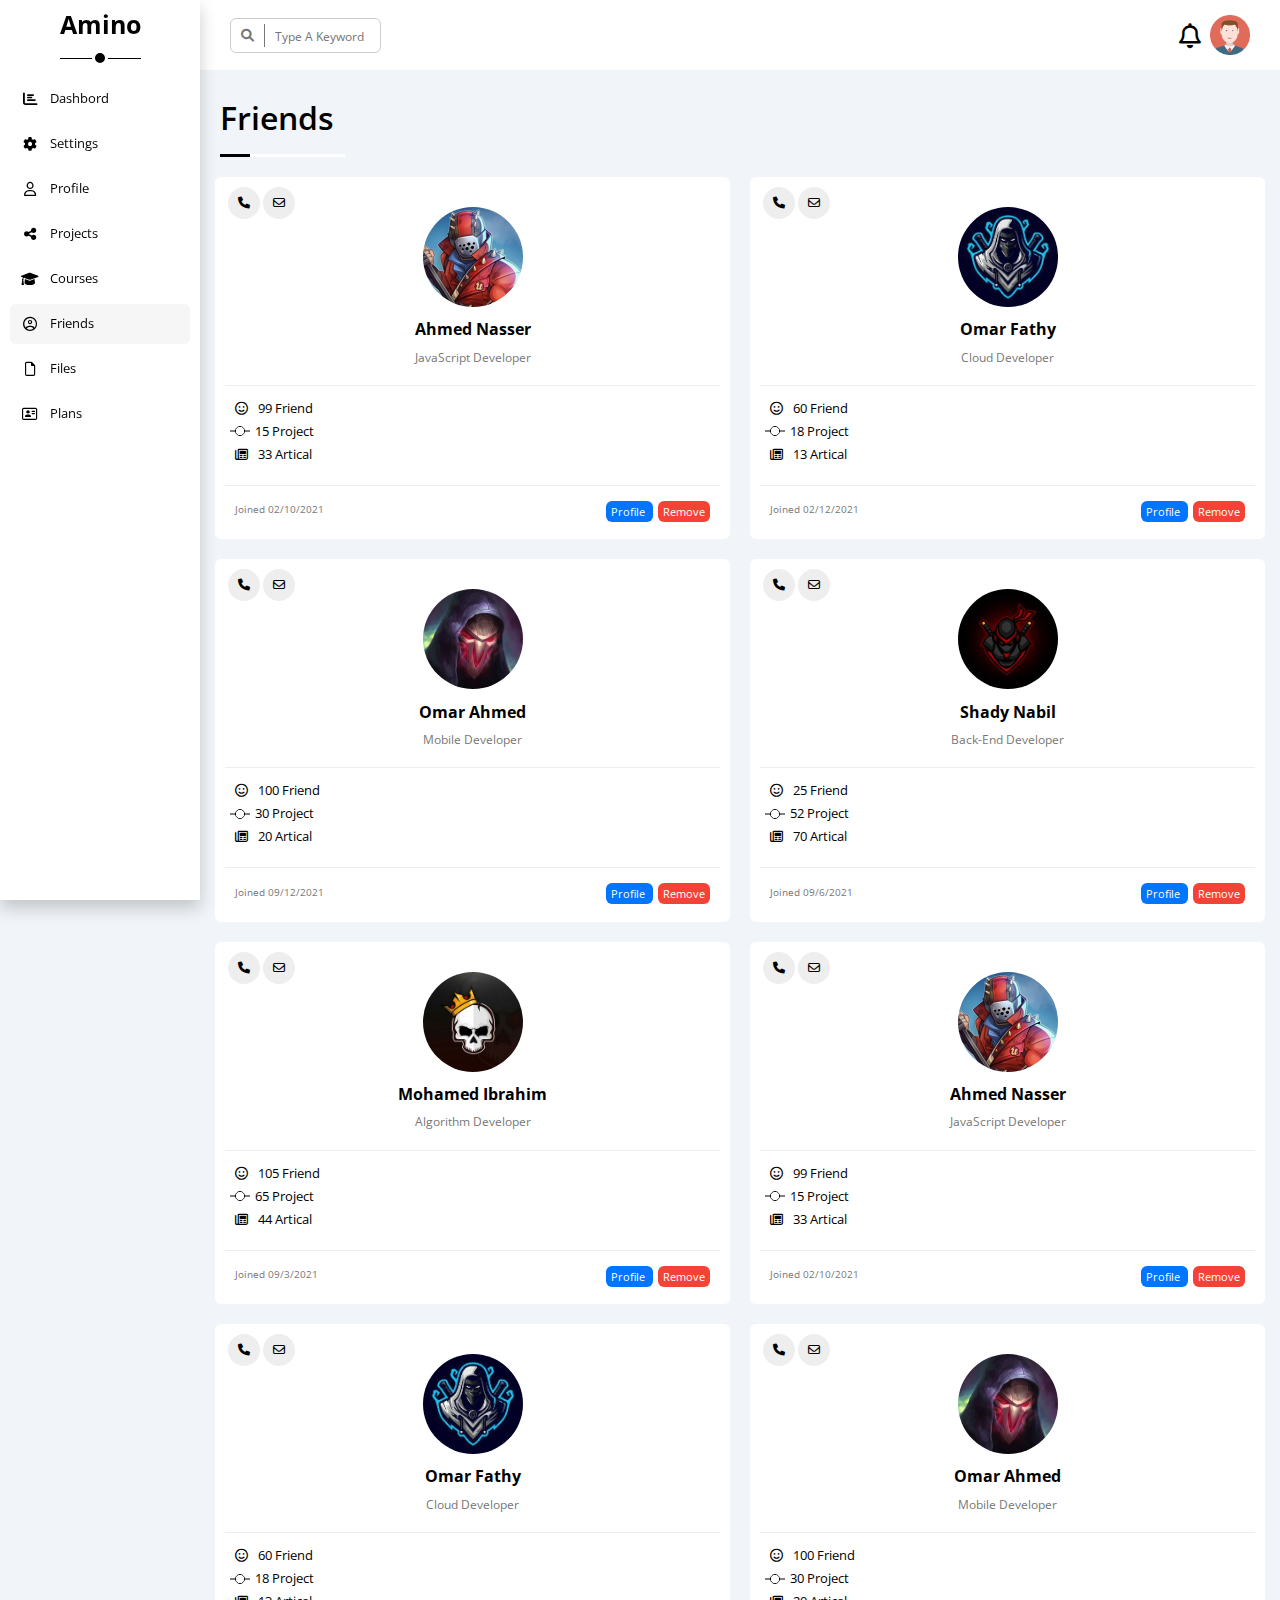
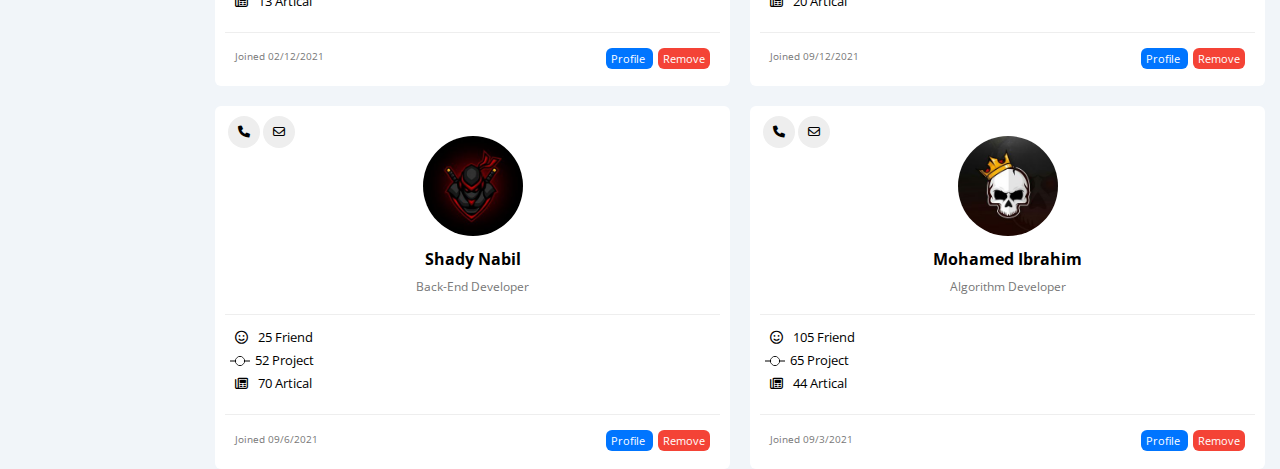
<file: freinds.html>
<!DOCTYPE html>
<html lang="en">

<head>
    <meta charset="UTF-8">
    <title>Document</title>
    <!--- font awesom --->
    <link rel="stylesheet" href="css/all.min.css">
    <!--- my frame work--->
    <link rel="stylesheet" href="css/myframework.css">
    <!--- normalize --->
    <link rel="stylesheet" href="css/normaliz.css">
    <!--- main file css --->
    <link rel="stylesheet" href="css/stl.css">
    <!--- fonts --->
    <link rel="preconnect" href="https://fonts.googleapis.com">
    <link rel="preconnect" href="https://fonts.gstatic.com" crossorigin>
    <link href="https://fonts.googleapis.com/css2?family=Cairo:wght@200;300;400;600;800&family=Open+Sans:ital,wght@0,300;0,400;0,700;1,800&family=Work+Sans:ital,wght@0,300;0,400;1,400&display=swap" rel="stylesheet">
</head>

<body>
    <div class="page d-flex">
        <div class="side-bar bg-w">
            <h3>amino</h3>
            <ul>
                <li>
                    <a href="index.html">
                        <i class="fa-solid fa-chart-bar"></i>
                        <span>dashbord</span>
                    </a>
                </li>
                <li>
                    <a href="settings.html">
                        <i class="fa-solid fa-gear"></i>
                        <span>settings</span>

                    </a>
                </li>
                <li>
                    <a href="profile.html">
                        <i class="fa-regular fa-user"></i>
                        <span>profile</span>
                    </a>
                </li>
                <li>
                    <a href="projects.html">
                        <i class="fa-solid fa-share-nodes"></i>
                        <span>projects</span>
                    </a>
                </li>
                <li>
                    <a href="courses.html">
                        <i class="fa-solid fa-graduation-cap"></i>
                        <span>courses</span>
                    </a>
                </li>
                <li class="active">
                    <a href="freinds.html">
                        <i class="fa-regular fa-circle-user"></i>
                        <span>friends</span>
                    </a>
                </li>
                <li>
                    <a href="files.html">
                        <i class="fa-regular fa-file"></i>
                        <span>files</span>
                    </a>
                </li>
                <li>
                    <a href="plans.html">
                        <i class="fa-regular fa-address-card"></i>
                        <span>plans</span>
                    </a>
                </li>
            </ul>
        </div>
        <div class="content ">
            <!--- header ---->
            <header class="header bg-w d-flex">
                <p>
                    <i class="fa-solid fa-magnifying-glass">
                    </i>
                    <input type="text" placeholder="type a keyword">
                </p>
                <div class="bell">
                    <i class="fa-regular fa-bell"></i>
                    <img src="image/avatar.png" alt="">
                </div>
            </header>
            <!--- end header ---->
            <h1 class="p-rela">friends</h1>
            <!---------------- start friends page --------------->
            <div class="friends mt-40 ml-15 mr-15">
                <div class="account bg-white rad-6 p-10">
                    <div class="prof-info p-rela">
                        <div class="contact p-aps">
                            <i class="fa-solid fa-phone rad-round bg-eee"></i>
                            <i class="fa-regular fa-envelope rad-round bg-eee"></i>
                        </div>
                        <div class="prof-img">
                            <img src="image/friend-01.jpg" alt="">
                            <h4>ahmed nasser</h4>
                            <span class="fs-12 c-777">JavaScript Developer</span>
                        </div>
                    </div>
                    <div class="icon bb-eee bt-eee">
                        <div class="item">
                            <i class="fa-regular fa-face-smile"></i>
                            <span>99 friend</span>
                        </div>
                        <div class="item">
                            <span class="spcial"></span>
                            <span>15 project</span>
                        </div>
                        <div class="item">
                            <i class="fa-regular fa-newspaper"></i>
                            <span>33 artical</span>
                        </div>
                    </div>
                    <div class="btns flex-bet">
                        <span class="fs-12 c-777">Joined 02/10/2021</span>
                        <div>
                            <a class="btn-shape bg-blue c-white" href="profile.html">
                                profile
                            </a>
                            <a class=" bg-red c-white" href="profile.html">
                                remove
                            </a>
                        </div>
                    </div>
                </div>
                <!----------------- end account 1 ------------------>
                <div class="account bg-white rad-6 p-10">
                    <div class="prof-info p-rela">
                        <div class="contact p-aps">
                            <i class="fa-solid fa-phone rad-round bg-eee"></i>
                            <i class="fa-regular fa-envelope rad-round bg-eee"></i>
                        </div>
                        <div class="prof-img">
                            <img src="image/friend-02.jpg" alt="">
                            <h4>Omar Fathy</h4>
                            <span class="fs-12 c-777">Cloud Developer</span>
                        </div>
                    </div>
                    <div class="icon bb-eee bt-eee">
                        <div class="item">
                            <i class="fa-regular fa-face-smile"></i>
                            <span>60 friend</span>
                        </div>
                        <div class="item">
                            <span class="spcial"></span>
                            <span>18 project</span>
                        </div>
                        <div class="item">
                            <i class="fa-regular fa-newspaper"></i>
                            <span>13 artical</span>
                        </div>
                    </div>
                    <div class="btns flex-bet">
                        <span class="fs-12 c-777">Joined 02/12/2021</span>
                        <div>
                            <a class="btn-shape bg-blue c-white" href="profile.html">
                                profile
                            </a>
                            <a class=" bg-red c-white" href="profile.html">
                                remove
                            </a>
                        </div>
                    </div>
                </div>
                <!----------------- end account 2 ------------------>
                <div class="account bg-white rad-6 p-10">
                    <div class="prof-info p-rela">
                        <div class="contact p-aps">
                            <i class="fa-solid fa-phone rad-round bg-eee"></i>
                            <i class="fa-regular fa-envelope rad-round bg-eee"></i>
                        </div>
                        <div class="prof-img">
                            <img src="image/friend-03.jpg" alt="">
                            <h4>Omar Ahmed</h4>
                            <span class="fs-12 c-777">Mobile Developer</span>
                        </div>
                    </div>
                    <div class="icon bb-eee bt-eee">
                        <div class="item">
                            <i class="fa-regular fa-face-smile"></i>
                            <span>100 friend</span>
                        </div>
                        <div class="item">
                            <span class="spcial"></span>
                            <span>30 project</span>
                        </div>
                        <div class="item">
                            <i class="fa-regular fa-newspaper"></i>
                            <span>20 artical</span>
                        </div>
                    </div>
                    <div class="btns flex-bet">
                        <span class="fs-12 c-777">Joined 09/12/2021</span>
                        <div>
                            <a class="btn-shape bg-blue c-white" href="profile.html">
                                profile
                            </a>
                            <a class=" bg-red c-white" href="profile.html">
                                remove
                            </a>
                        </div>
                    </div>
                </div>
                <!----------------- end account 3 ------------------>
                <div class="account bg-white rad-6 p-10">
                    <div class="prof-info p-rela">
                        <div class="contact p-aps">
                            <i class="fa-solid fa-phone rad-round bg-eee"></i>
                            <i class="fa-regular fa-envelope rad-round bg-eee"></i>
                        </div>
                        <div class="prof-img">
                            <img src="image/friend-04.jpg" alt="">
                            <h4>Shady Nabil</h4>
                            <span class="fs-12 c-777">Back-End Developer</span>
                        </div>
                    </div>
                    <div class="icon bb-eee bt-eee">
                        <div class="item">
                            <i class="fa-regular fa-face-smile"></i>
                            <span>25 friend</span>
                        </div>
                        <div class="item">
                            <span class="spcial"></span>
                            <span>52 project</span>
                        </div>
                        <div class="item">
                            <i class="fa-regular fa-newspaper"></i>
                            <span>70 artical</span>
                        </div>
                    </div>
                    <div class="btns flex-bet">
                        <span class="fs-12 c-777">Joined 09/6/2021</span>
                        <div>
                            <a class="btn-shape bg-blue c-white" href="profile.html">
                                profile
                            </a>
                            <a class=" bg-red c-white" href="profile.html">
                                remove
                            </a>
                        </div>
                    </div>
                </div>
                <!----------------- end account 4 ------------------>
                <div class="account bg-white rad-6 p-10">
                    <div class="prof-info p-rela">
                        <div class="contact p-aps">
                            <i class="fa-solid fa-phone rad-round bg-eee"></i>
                            <i class="fa-regular fa-envelope rad-round bg-eee"></i>
                        </div>
                        <div class="prof-img">
                            <img src="image/friend-05.jpg" alt="">
                            <h4>Mohamed Ibrahim</h4>
                            <span class="fs-12 c-777">Algorithm Developer</span>
                        </div>
                    </div>
                    <div class="icon bb-eee bt-eee">
                        <div class="item">
                            <i class="fa-regular fa-face-smile"></i>
                            <span>105 friend</span>
                        </div>
                        <div class="item">
                            <span class="spcial"></span>
                            <span>65 project</span>
                        </div>
                        <div class="item">
                            <i class="fa-regular fa-newspaper"></i>
                            <span>44 artical</span>
                        </div>
                    </div>
                    <div class="btns flex-bet">
                        <span class="fs-12 c-777">Joined 09/3/2021</span>
                        <div>
                            <a class="btn-shape bg-blue c-white" href="profile.html">
                                profile
                            </a>
                            <a class=" bg-red c-white" href="profile.html">
                                remove
                            </a>
                        </div>
                    </div>
                </div>
                <div class="account bg-white rad-6 p-10">
                    <div class="prof-info p-rela">
                        <div class="contact p-aps">
                            <i class="fa-solid fa-phone rad-round bg-eee"></i>
                            <i class="fa-regular fa-envelope rad-round bg-eee"></i>
                        </div>
                        <div class="prof-img">
                            <img src="image/friend-01.jpg" alt="">
                            <h4>ahmed nasser</h4>
                            <span class="fs-12 c-777">JavaScript Developer</span>
                        </div>
                    </div>
                    <div class="icon bb-eee bt-eee">
                        <div class="item">
                            <i class="fa-regular fa-face-smile"></i>
                            <span>99 friend</span>
                        </div>
                        <div class="item">
                            <span class="spcial"></span>
                            <span>15 project</span>
                        </div>
                        <div class="item">
                            <i class="fa-regular fa-newspaper"></i>
                            <span>33 artical</span>
                        </div>
                    </div>
                    <div class="btns flex-bet">
                        <span class="fs-12 c-777">Joined 02/10/2021</span>
                        <div>
                            <a class="btn-shape bg-blue c-white" href="profile.html">
                                profile
                            </a>
                            <a class=" bg-red c-white" href="profile.html">
                                remove
                            </a>
                        </div>
                    </div>
                </div>
                <!----------------- end account 1 ------------------>
                <div class="account bg-white rad-6 p-10">
                    <div class="prof-info p-rela">
                        <div class="contact p-aps">
                            <i class="fa-solid fa-phone rad-round bg-eee"></i>
                            <i class="fa-regular fa-envelope rad-round bg-eee"></i>
                        </div>
                        <div class="prof-img">
                            <img src="image/friend-02.jpg" alt="">
                            <h4>Omar Fathy</h4>
                            <span class="fs-12 c-777">Cloud Developer</span>
                        </div>
                    </div>
                    <div class="icon bb-eee bt-eee">
                        <div class="item">
                            <i class="fa-regular fa-face-smile"></i>
                            <span>60 friend</span>
                        </div>
                        <div class="item">
                            <span class="spcial"></span>
                            <span>18 project</span>
                        </div>
                        <div class="item">
                            <i class="fa-regular fa-newspaper"></i>
                            <span>13 artical</span>
                        </div>
                    </div>
                    <div class="btns flex-bet">
                        <span class="fs-12 c-777">Joined 02/12/2021</span>
                        <div>
                            <a class="btn-shape bg-blue c-white" href="profile.html">
                                profile
                            </a>
                            <a class=" bg-red c-white" href="profile.html">
                                remove
                            </a>
                        </div>
                    </div>
                </div>
                <!----------------- end account 2 ------------------>
                <div class="account bg-white rad-6 p-10">
                    <div class="prof-info p-rela">
                        <div class="contact p-aps">
                            <i class="fa-solid fa-phone rad-round bg-eee"></i>
                            <i class="fa-regular fa-envelope rad-round bg-eee"></i>
                        </div>
                        <div class="prof-img">
                            <img src="image/friend-03.jpg" alt="">
                            <h4>Omar Ahmed</h4>
                            <span class="fs-12 c-777">Mobile Developer</span>
                        </div>
                    </div>
                    <div class="icon bb-eee bt-eee">
                        <div class="item">
                            <i class="fa-regular fa-face-smile"></i>
                            <span>100 friend</span>
                        </div>
                        <div class="item">
                            <span class="spcial"></span>
                            <span>30 project</span>
                        </div>
                        <div class="item">
                            <i class="fa-regular fa-newspaper"></i>
                            <span>20 artical</span>
                        </div>
                    </div>
                    <div class="btns flex-bet">
                        <span class="fs-12 c-777">Joined 09/12/2021</span>
                        <div>
                            <a class="btn-shape bg-blue c-white" href="profile.html">
                                profile
                            </a>
                            <a class=" bg-red c-white" href="profile.html">
                                remove
                            </a>
                        </div>
                    </div>
                </div>
                <!----------------- end account 2 ------------------>
                <div class="account bg-white rad-6 p-10">
                    <div class="prof-info p-rela">
                        <div class="contact p-aps">
                            <i class="fa-solid fa-phone rad-round bg-eee"></i>
                            <i class="fa-regular fa-envelope rad-round bg-eee"></i>
                        </div>
                        <div class="prof-img">
                            <img src="image/friend-04.jpg" alt="">
                            <h4>Shady Nabil</h4>
                            <span class="fs-12 c-777">Back-End Developer</span>
                        </div>
                    </div>
                    <div class="icon bb-eee bt-eee">
                        <div class="item">
                            <i class="fa-regular fa-face-smile"></i>
                            <span>25 friend</span>
                        </div>
                        <div class="item">
                            <span class="spcial"></span>
                            <span>52 project</span>
                        </div>
                        <div class="item">
                            <i class="fa-regular fa-newspaper"></i>
                            <span>70 artical</span>
                        </div>
                    </div>
                    <div class="btns flex-bet">
                        <span class="fs-12 c-777">Joined 09/6/2021</span>
                        <div>
                            <a class="btn-shape bg-blue c-white" href="profile.html">
                                profile
                            </a>
                            <a class=" bg-red c-white" href="profile.html">
                                remove
                            </a>
                        </div>
                    </div>
                </div>
                <!----------------- end account 2 ------------------>
                <div class="account bg-white rad-6 p-10">
                    <div class="prof-info p-rela">
                        <div class="contact p-aps">
                            <i class="fa-solid fa-phone rad-round bg-eee"></i>
                            <i class="fa-regular fa-envelope rad-round bg-eee"></i>
                        </div>
                        <div class="prof-img">
                            <img src="image/friend-05.jpg" alt="">
                            <h4>Mohamed Ibrahim</h4>
                            <span class="fs-12 c-777">Algorithm Developer</span>
                        </div>
                    </div>
                    <div class="icon bb-eee bt-eee">
                        <div class="item">
                            <i class="fa-regular fa-face-smile"></i>
                            <span>105 friend</span>
                        </div>
                        <div class="item">
                            <span class="spcial"></span>
                            <span>65 project</span>
                        </div>
                        <div class="item">
                            <i class="fa-regular fa-newspaper"></i>
                            <span>44 artical</span>
                        </div>
                    </div>
                    <div class="btns flex-bet">
                        <span class="fs-12 c-777">Joined 09/3/2021</span>
                        <div>
                            <a class="btn-shape bg-blue c-white" href="profile.html">
                                profile
                            </a>
                            <a class=" bg-red c-white" href="profile.html">
                                remove
                            </a>
                        </div>
                    </div>
                </div>
            </div>
            <!---------------- end friends page --------------->
        </div>
    </div>
</body>

</html>
</file>
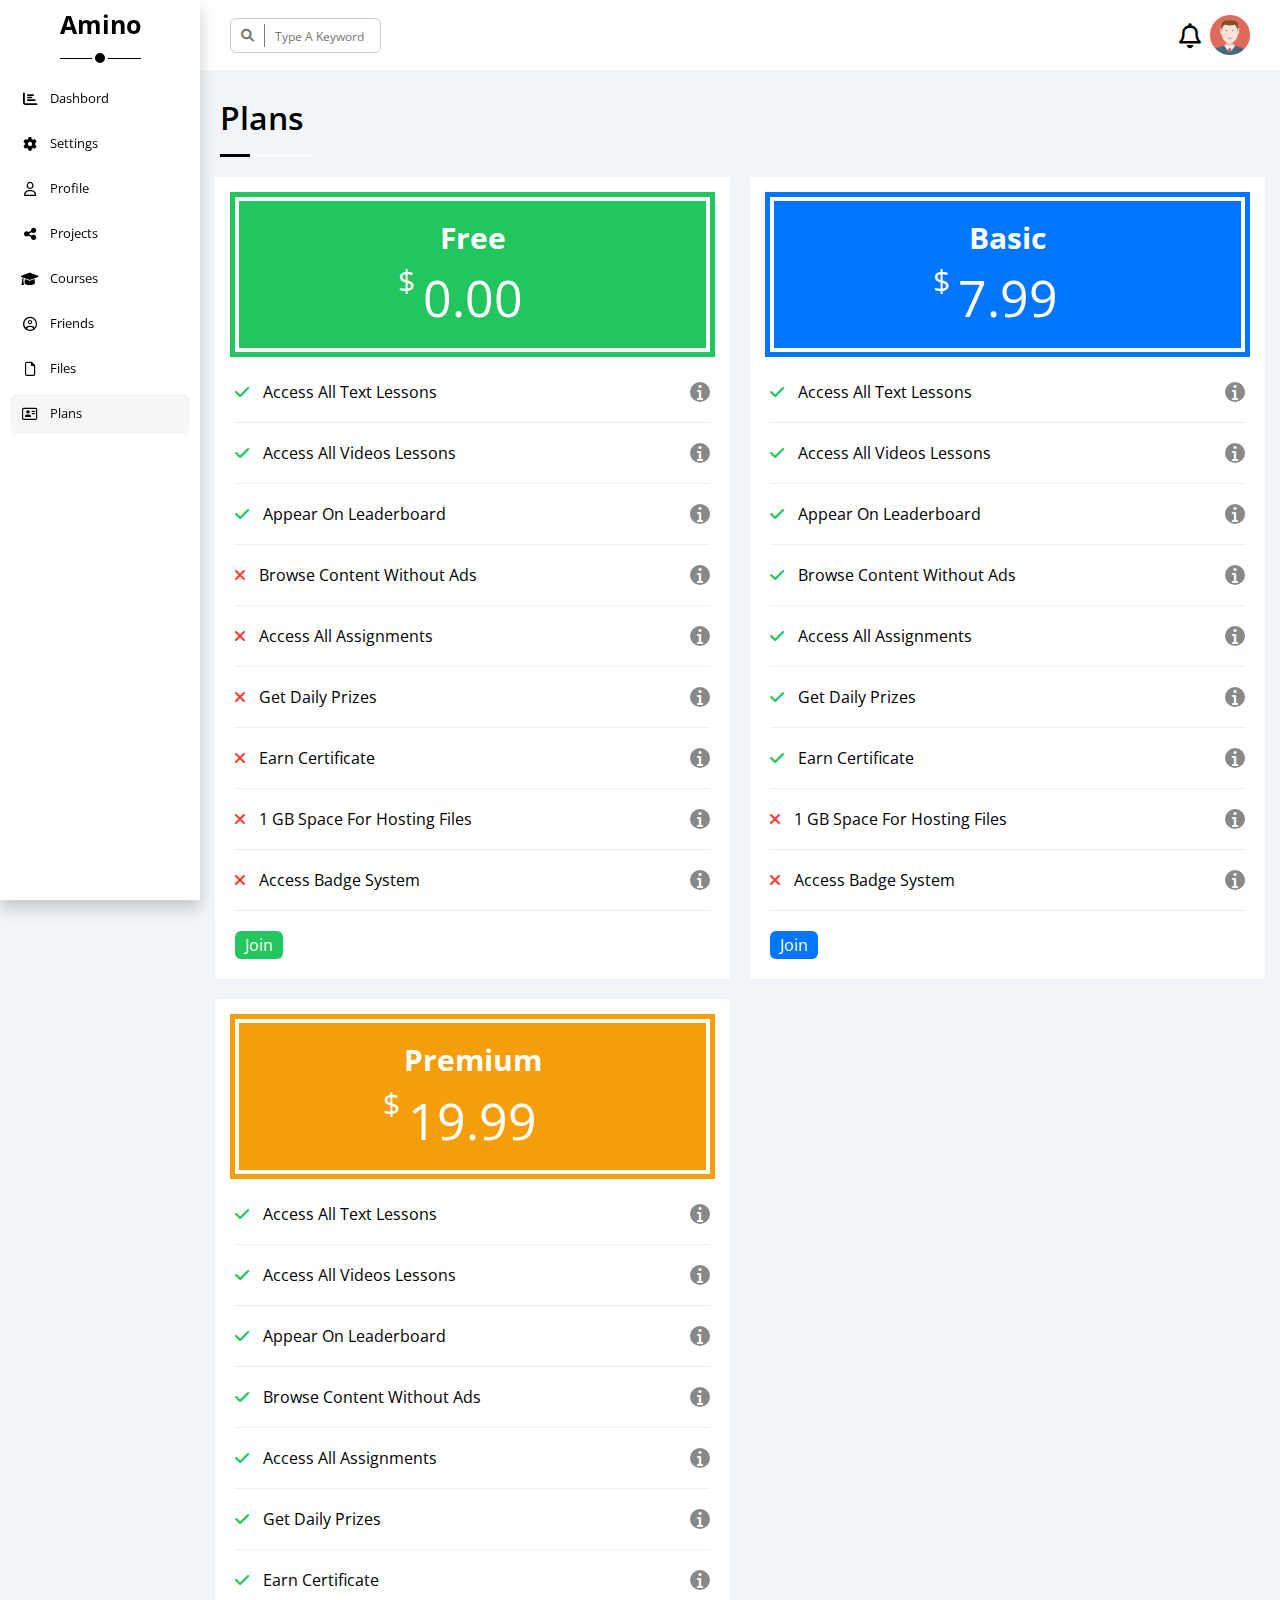
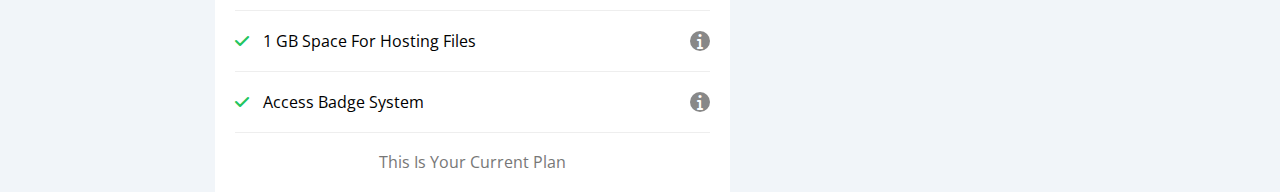
<file: plans.html>
<!DOCTYPE html>
<html lang="en">

<head>
    <meta charset="UTF-8">
    <title>Document</title>
    <!--- font awesom --->
    <link rel="stylesheet" href="css/all.min.css">
    <!--- my frame work--->
    <link rel="stylesheet" href="css/myframework.css">
    <!--- normalize --->
    <link rel="stylesheet" href="css/normaliz.css">
    <!--- main file css --->
    <link rel="stylesheet" href="css/stl.css">
    <!--- fonts --->
    <link rel="preconnect" href="https://fonts.googleapis.com">
    <link rel="preconnect" href="https://fonts.gstatic.com" crossorigin>
    <link href="https://fonts.googleapis.com/css2?family=Cairo:wght@200;300;400;600;800&family=Open+Sans:ital,wght@0,300;0,400;0,700;1,800&family=Work+Sans:ital,wght@0,300;0,400;1,400&display=swap" rel="stylesheet">
</head>

<body>
    <div class="page d-flex">
        <div class="side-bar bg-w">
            <h3>amino</h3>
            <ul>
                <li>
                    <a href="index.html">
                        <i class="fa-solid fa-chart-bar"></i>
                        <span>dashbord</span>
                    </a>
                </li>
                <li>
                    <a href="settings.html">
                        <i class="fa-solid fa-gear"></i>
                        <span>settings</span>

                    </a>
                </li>
                <li>
                    <a href="profile.html">
                        <i class="fa-regular fa-user"></i>
                        <span>profile</span>
                    </a>
                </li>
                <li>
                    <a href="projects.html">
                        <i class="fa-solid fa-share-nodes"></i>
                        <span>projects</span>
                    </a>
                </li>
                <li>
                    <a href="courses.html">
                        <i class="fa-solid fa-graduation-cap"></i>
                        <span>courses</span>
                    </a>
                </li>
                <li>
                    <a href="freinds.html">
                        <i class="fa-regular fa-circle-user"></i>
                        <span>friends</span>
                    </a>
                </li>
                <li>
                    <a href="files.html">
                        <i class="fa-regular fa-file"></i>
                        <span>files</span>
                    </a>
                </li>
                <li class="active">
                    <a href="plans.html">
                        <i class="fa-regular fa-address-card"></i>
                        <span>plans</span>
                    </a>
                </li>
            </ul>
        </div>
        <div class="content ">
            <!--- header ---->
            <header class="header bg-w d-flex">
                <p>
                    <i class="fa-solid fa-magnifying-glass">
                    </i>
                    <input type="text" placeholder="type a keyword">
                </p>
                <div class="bell">
                    <i class="fa-regular fa-bell"></i>
                    <img src="image/avatar.png" alt="">
                </div>
            </header>
            <!--- end header ---->
            <h1 class="p-rela">plans</h1>
            <!---------------- start plans page --------------->
            <div class="plans mt-40 ml-15 mr-15 ">
                <div class="plan bg-white p-20">
                    <div class="head p-20">
                        <span>free</span>
                        <span class="p-rela price">0.00</span>
                    </div>
                    <ul>
                        <li class="flex-bet bb-eee">
                            <div>
                                <i class="fa-solid fa-check c-green mr-10"></i>
                                <span>Access All Text Lessons</span>
                            </div>
                            <a class="" href="#"><i class="fa-solid fa-info"></i></a>
                        </li>
                        <li class="flex-bet bb-eee">
                            <div>
                                <i class="fa-solid fa-check c-green mr-10"></i>
                                <span>Access All Videos Lessons</span>
                            </div>
                            <a class="" href="#"><i class="fa-solid fa-info"></i></a>
                        </li>
                        <li class="flex-bet bb-eee">
                            <div>
                                <i class="fa-solid fa-check c-green mr-10"></i>
                                <span>Appear On Leaderboard</span>
                            </div>
                            <a class="" href="#"><i class="fa-solid fa-info"></i></a>

                        </li>
                        <li class="flex-bet bb-eee">
                            <div>
                                <i class="fa-solid fa-xmark c-red mr-10"></i>
                                <span>Browse Content Without Ads</span>
                            </div>
                            <a class="" href="#"><i class="fa-solid fa-info"></i></a>
                        </li>
                        <li class="flex-bet bb-eee">
                            <div>
                                <i class="fa-solid fa-xmark c-red mr-10"></i>
                                <span>Access All Assignments</span>
                            </div>
                            <a class="" href="#"><i class="fa-solid fa-info"></i></a>
                        </li>
                        <li class="flex-bet bb-eee">
                            <div>
                                <i class="fa-solid fa-xmark c-red mr-10"></i>
                                <span>Get Daily Prizes</span>
                            </div>
                            <a class="" href="#"><i class="fa-solid fa-info"></i></a>
                        </li>
                        <li class="flex-bet bb-eee">
                            <div>
                                <i class="fa-solid fa-xmark c-red mr-10"></i>
                                <span>Earn Certificate</span>
                            </div>
                            <a class="" href="#"><i class="fa-solid fa-info"></i></a>
                        </li>
                        <li class="flex-bet bb-eee">
                            <div>
                                <i class="fa-solid fa-xmark c-red mr-10"></i>
                                <span>1 GB Space For Hosting Files</span>
                            </div>
                            <a class="" href="#"><i class="fa-solid fa-info"></i></a>
                        </li>
                        <li class="flex-bet bb-eee">
                            <div>
                                <i class="fa-solid fa-xmark c-red mr-10"></i>
                                <span>Access Badge System</span>
                            </div>
                            <a class="" href="#"><i class="fa-solid fa-info"></i></a>
                        </li>
                    </ul>
                    <a href="#" class="btn-shape bg-green c-white mt-20 d-block">join</a>
                </div>
                <div class="plan bg-white p-20">
                    <div class="head p-20">
                        <span>basic</span>
                        <span class="p-rela price">7.99</span>
                    </div>
                    <ul>
                        <li class="flex-bet bb-eee">
                            <div>
                                <i class="fa-solid fa-check c-green mr-10"></i>
                                <span>Access All Text Lessons</span>
                            </div>
                            <a class="" href="#"><i class="fa-solid fa-info"></i></a>
                        </li>
                        <li class="flex-bet bb-eee">
                            <div>
                                <i class="fa-solid fa-check c-green mr-10"></i>
                                <span>Access All Videos Lessons</span>
                            </div>
                            <a class="" href="#"><i class="fa-solid fa-info"></i></a>
                        </li>
                        <li class="flex-bet bb-eee">
                            <div>
                                <i class="fa-solid fa-check c-green mr-10"></i>
                                <span>Appear On Leaderboard</span>
                            </div>
                            <a class="" href="#"><i class="fa-solid fa-info"></i></a>

                        </li>
                        <li class="flex-bet bb-eee">
                            <div>
                                <i class="fa-solid fa-check c-green mr-10"></i>
                                <span>Browse Content Without Ads</span>
                            </div>
                            <a class="" href="#"><i class="fa-solid fa-info"></i></a>
                        </li>
                        <li class="flex-bet bb-eee">
                            <div>
                                <i class="fa-solid fa-check c-green mr-10"></i>
                                <span>Access All Assignments</span>
                            </div>
                            <a class="" href="#"><i class="fa-solid fa-info"></i></a>
                        </li>
                        <li class="flex-bet bb-eee">
                            <div>
                                <i class="fa-solid fa-check c-green mr-10"></i>
                                <span>Get Daily Prizes</span>
                            </div>
                            <a class="" href="#"><i class="fa-solid fa-info"></i></a>
                        </li>
                        <li class="flex-bet bb-eee">
                            <div>
                                <i class="fa-solid fa-check c-green mr-10"></i>
                                <span>Earn Certificate</span>
                            </div>
                            <a class="" href="#"><i class="fa-solid fa-info"></i></a>
                        </li>
                        <li class="flex-bet bb-eee">
                            <div>
                                <i class="fa-solid fa-xmark c-red mr-10"></i>
                                <span>1 GB Space For Hosting Files</span>
                            </div>
                            <a class="" href="#"><i class="fa-solid fa-info"></i></a>
                        </li>
                        <li class="flex-bet bb-eee">
                            <div>
                                <i class="fa-solid fa-xmark c-red mr-10"></i>
                                <span>Access Badge System</span>
                            </div>
                            <a class="" href="#"><i class="fa-solid fa-info"></i></a>
                        </li>
                    </ul>
                    <a href="#" class="btn-shape bg-blue c-white mt-20 d-block">join</a>
                </div>
                <div class="plan bg-white p-20">
                    <div class="head p-20">
                        <span>Premium</span>
                        <span class="p-rela price">19.99</span>
                    </div>
                    <ul>
                        <li class="flex-bet bb-eee">
                            <div>
                                <i class="fa-solid fa-check c-green mr-10"></i>
                                <span>Access All Text Lessons</span>
                            </div>
                            <a class="" href="#"><i class="fa-solid fa-info"></i></a>
                        </li>
                        <li class="flex-bet bb-eee">
                            <div>
                                <i class="fa-solid fa-check c-green mr-10"></i>
                                <span>Access All Videos Lessons</span>
                            </div>
                            <a class="" href="#"><i class="fa-solid fa-info"></i></a>
                        </li>
                        <li class="flex-bet bb-eee">
                            <div>
                                <i class="fa-solid fa-check c-green mr-10"></i>
                                <span>Appear On Leaderboard</span>
                            </div>
                            <a class="" href="#"><i class="fa-solid fa-info"></i></a>

                        </li>
                        <li class="flex-bet bb-eee">
                            <div>
                                <i class="fa-solid fa-check c-green mr-10"></i>
                                <span>Browse Content Without Ads</span>
                            </div>
                            <a class="" href="#"><i class="fa-solid fa-info"></i></a>
                        </li>
                        <li class="flex-bet bb-eee">
                            <div>
                                <i class="fa-solid fa-check c-green mr-10"></i>
                                <span>Access All Assignments</span>
                            </div>
                            <a class="" href="#"><i class="fa-solid fa-info"></i></a>
                        </li>
                        <li class="flex-bet bb-eee">
                            <div>
                                <i class="fa-solid fa-check c-green mr-10"></i>
                                <span>Get Daily Prizes</span>
                            </div>
                            <a class="" href="#"><i class="fa-solid fa-info"></i></a>
                        </li>
                        <li class="flex-bet bb-eee">
                            <div>
                                <i class="fa-solid fa-check c-green mr-10"></i>
                                <span>Earn Certificate</span>
                            </div>
                            <a class="" href="#"><i class="fa-solid fa-info"></i></a>
                        </li>
                        <li class="flex-bet bb-eee">
                            <div>
                                <i class="fa-solid fa-check c-green mr-10"></i>
                                <span>1 GB Space For Hosting Files</span>
                            </div>
                            <a class="" href="#"><i class="fa-solid fa-info"></i></a>
                        </li>
                        <li class="flex-bet bb-eee">
                            <div>
                                <i class="fa-solid fa-check c-green mr-10"></i>
                                <span>Access Badge System</span>
                            </div>
                            <a class="" href="#"><i class="fa-solid fa-info"></i></a>
                        </li>
                    </ul>
                    <p class="c-777 txt-c mt-20">This Is Your Current Plan</p>
                </div>
            </div>
            <!---------------- end plans page --------------->
        </div>
    </div>
</body>

</html>
</file>
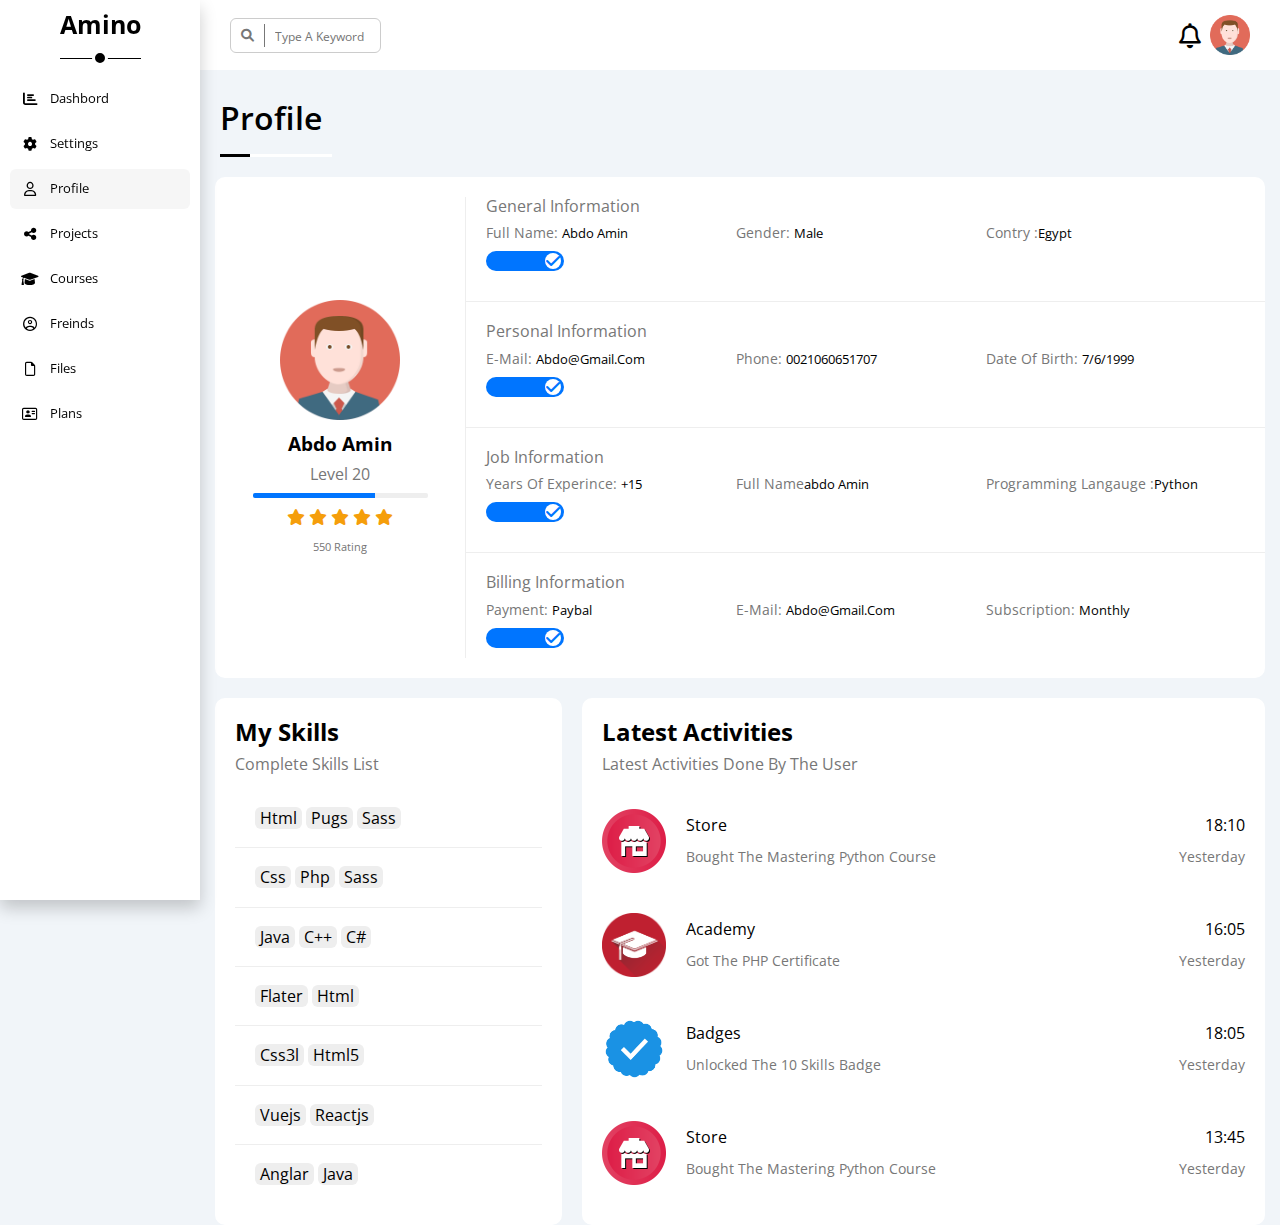
<file: profile.html>
<!DOCTYPE html>
<html lang="en">

<head>
    <meta charset="UTF-8">
    <title>Document</title>
    <!--- font awesom --->
    <link rel="stylesheet" href="css/all.min.css">
    <!--- my frame work--->
    <link rel="stylesheet" href="css/myframework.css">
    <!--- normalize --->
    <link rel="stylesheet" href="css/normaliz.css">
    <!--- main file css --->
    <link rel="stylesheet" href="css/stl.css">
    <!--- fonts --->
    <link rel="preconnect" href="https://fonts.googleapis.com">
    <link rel="preconnect" href="https://fonts.gstatic.com" crossorigin>
    <link href="https://fonts.googleapis.com/css2?family=Cairo:wght@200;300;400;600;800&family=Open+Sans:ital,wght@0,300;0,400;0,700;1,800&family=Work+Sans:ital,wght@0,300;0,400;1,400&display=swap" rel="stylesheet">
</head>

<body>
    <div class="page d-flex">
        <div class="side-bar bg-w">
            <h3>amino</h3>
            <ul>
                <li>
                    <a href="index.html">
                        <i class="fa-solid fa-chart-bar"></i>
                        <span>dashbord</span>
                    </a>
                </li>
                <li>
                    <a href="settings.html">
                        <i class="fa-solid fa-gear"></i>
                        <span>settings</span>

                    </a>
                </li>
                <li class="active">
                    <a href="profile.html">
                        <i class="fa-regular fa-user"></i>
                        <span>profile</span>
                    </a>
                </li>
                <li>
                    <a href="projects.html">
                        <i class="fa-solid fa-share-nodes"></i>
                        <span>projects</span>
                    </a>
                </li>
                <li>
                    <a href="courses.html">
                        <i class="fa-solid fa-graduation-cap"></i>
                        <span>courses</span>
                    </a>
                </li>
                <li>
                    <a href="freinds.html">
                        <i class="fa-regular fa-circle-user"></i>
                        <span>freinds</span>
                    </a>
                </li>
                <li>
                    <a href="files.html">
                        <i class="fa-regular fa-file"></i>
                        <span>files</span>
                    </a>
                </li>
                <li>
                    <a href="plans.html">
                        <i class="fa-regular fa-address-card"></i>
                        <span>plans</span>
                    </a>
                </li>
            </ul>
        </div>
        <div class="content ">
            <!--- header ---->
            <header class="header bg-w d-flex">
                <p>
                    <i class="fa-solid fa-magnifying-glass">
                    </i>
                    <input type="text" placeholder="type a keyword">
                </p>
                <div class="bell">
                    <i class="fa-regular fa-bell"></i>
                    <img src="image/avatar.png" alt="">
                </div>
            </header>
            <!--- end header ---->
            <h1 class="p-rela">profile</h1>

            <div class="profile mr-15 ml-15 mt-40">
                <!-------------start my-profile ---------------->
                <div class="my-profile rad-10 bg-white d-flex ">
                    <div class="cont">
                        <div class="left">
                            <img src="image/avatar.png" alt="" class="mb-10">
                            <h3 class="mb-10">abdo amin</h3>
                            <p class="mb-10">level 20</p>
                            <div class="mb-10 prog"><span></span></div>
                            <div class="stars mb-10">
                                <i class="fa-solid fa-star"></i>
                                <i class="fa-solid fa-star"></i>
                                <i class="fa-solid fa-star"></i>
                                <i class="fa-solid fa-star"></i>
                                <i class="fa-solid fa-star"></i>
                            </div>
                            <span class="mb-10">550 rating</span>
                        </div>
                    </div>
                    <div class="right">
                        <div class="box bb-eee ">
                            <p>General Information</p>
                            <div class="box1">
                                <div class="item">
                                    <p>full name: <span>abdo amin</span></p>
                                </div>
                                <div class="item">
                                    <p>gender: <span>male</span></p>
                                </div>
                                <div class="item">
                                    <p>contry :<span>egypt</span></p>
                                </div>
                                <div class="item">
                                    <label class="toggle-cont">
                                        <input class="toggle" type="checkbox" checked>
                                        <div class="toggle-switch"></div>
                                    </label>
                                </div>
                            </div>
                        </div>
                        <div class="box bb-eee ">
                            <p>Personal Information</p>
                            <div class="box1">
                                <div class="item">

                                    <p>e-mail: <span>abdo@gmail.com</span></p>
                                </div>
                                <div class="item">
                                    <p>phone: <span>0021060651707</span></p>
                                </div>
                                <div class="item">
                                    <p>date of birth: <span>7/6/1999</span></p>
                                </div>
                                <div class="item">
                                    <label>
                                        <input class="toggle" type="checkbox" checked>
                                        <div class="toggle-switch"></div>
                                    </label>
                                </div>
                            </div>
                        </div>
                        <div class="box bb-eee ">
                            <p>Job Information</p>
                            <div class="box1">
                                <div class="item">
                                    <p>years of experince: <span>+15</span></p>
                                </div>
                                <div class="item">
                                    <p>full name<span>abdo amin</span></p>
                                </div>

                                <div class="item">
                                    <p>programming langauge :<span>python</span></p>
                                </div>
                                <div class="item">
                                    <label>
                                        <input class="toggle" type="checkbox" checked>
                                        <div class="toggle-switch"></div>
                                    </label>
                                </div>
                            </div>
                        </div>
                        <div class="box  ">
                            <p>Billing Information</p>
                            <div class="box1">
                                <div class="item">
                                    <p>payment: <span>paybal</span></p>
                                </div>
                                <div class="item">
                                    <p>e-mail: <span>abdo@gmail.com</span></p>
                                </div>
                                <div class="item">
                                    <p>subscription: <span>monthly</span></p>
                                </div>
                                <div class="item">
                                    <label>
                                        <input class="toggle" type="checkbox" checked>
                                        <div class="toggle-switch"></div>
                                    </label>
                                </div>
                            </div>
                        </div>
                    </div>
                </div>
                <!-------------start my-profile ---------------->

                <!-------------start my-profile ---------------->
                <div class="skill-ac d-flex">
                    <div class="skills bg-white p-20 rad-10  mt-20">
                        <div class="main-head">
                            <h2>My Skills</h2>
                            <p>Complete Skills List</p>
                        </div>
                        <div class="skill bb-eee">
                            <span class="btn-shabe bg-eee ">html</span>
                            <span class="btn-shabe bg-eee ">pugs</span>
                            <span class="btn-shabe bg-eee ">sass</span>
                        </div>
                        <div class="skill bb-eee">
                            <span class="btn-shabe bg-eee ">css</span>
                            <span class="btn-shabe bg-eee ">php</span>
                            <span class="btn-shabe bg-eee ">sass</span>
                        </div>
                        <div class="skill bb-eee">
                            <span class="btn-shabe bg-eee ">java</span>
                            <span class="btn-shabe bg-eee ">c++</span>
                            <span class="btn-shabe bg-eee ">c#</span>
                        </div>
                        <div class="skill bb-eee">
                            <span class="btn-shabe bg-eee ">flater</span>
                            <span class="btn-shabe bg-eee ">html</span>
                        </div>
                        <div class="skill bb-eee">
                            <span class="btn-shabe bg-eee ">css3l</span>
                            <span class="btn-shabe bg-eee ">html5</span>
                        </div>
                        <div class="skill bb-eee">
                            <span class="btn-shabe bg-eee ">vuejs</span>
                            <span class="btn-shabe bg-eee ">reactjs</span>
                        </div>
                        <div class="skill">
                            <span class="btn-shabe bg-eee ">anglar</span>
                            <span class="btn-shabe bg-eee ">java</span>
                        </div>
                    </div>
                    <!----------- activite ------------>
                    <div class="activite bg-white p-20 rad-10 mt-20">
                        <div class="main-head">
                            <h2>Latest Activities</h2>
                            <p>Latest Activities Done By The User</p>
                        </div>
                        <div class="cont">
                            <div class="item">
                                <img src="image/activity-01.png" alt="">
                                <div class="info">
                                    <div class="up flex-bet">
                                        <span>store</span>
                                        <span>18:10</span>
                                    </div>
                                    <div class="down flex-bet c-777">
                                        <span>Bought The Mastering Python Course</span>
                                        <span>yesterday</span>
                                    </div>
                                </div>
                            </div>
                            <div class="item">
                                <img src="image/activity-02.png" alt="">
                                <div class="info">
                                    <div class="up flex-bet">
                                        <span>Academy</span>
                                        <span>16:05</span>
                                    </div>
                                    <div class="down flex-bet c-777">
                                        <span>Got The PHP Certificate</span>
                                        <span>yesterday</span>
                                    </div>
                                </div>
                            </div>
                            <div class="item">
                                <img src="image/activity-03.png" alt="">
                                <div class="info ">
                                    <div class="up flex-bet">
                                        <span>Badges</span>
                                        <span>18:05</span>
                                    </div>
                                    <div class="down flex-bet c-777">
                                        <span>Unlocked The 10 Skills Badge</span>
                                        <span>yesterday</span>
                                    </div>
                                </div>
                            </div>
                            <div class="item">
                                <img src="image/activity-01.png" alt="">
                                <div class="info">
                                    <div class="up flex-bet">
                                        <span>store</span>
                                        <span>13:45</span>
                                    </div>
                                    <div class="down flex-bet c-777">
                                        <span>Bought The Mastering Python Course</span>
                                        <span>yesterday</span>
                                    </div>
                                </div>
                            </div>
                        </div>
                    </div>
                </div>

            </div>
        </div>
    </div>
</body></html>
</file>
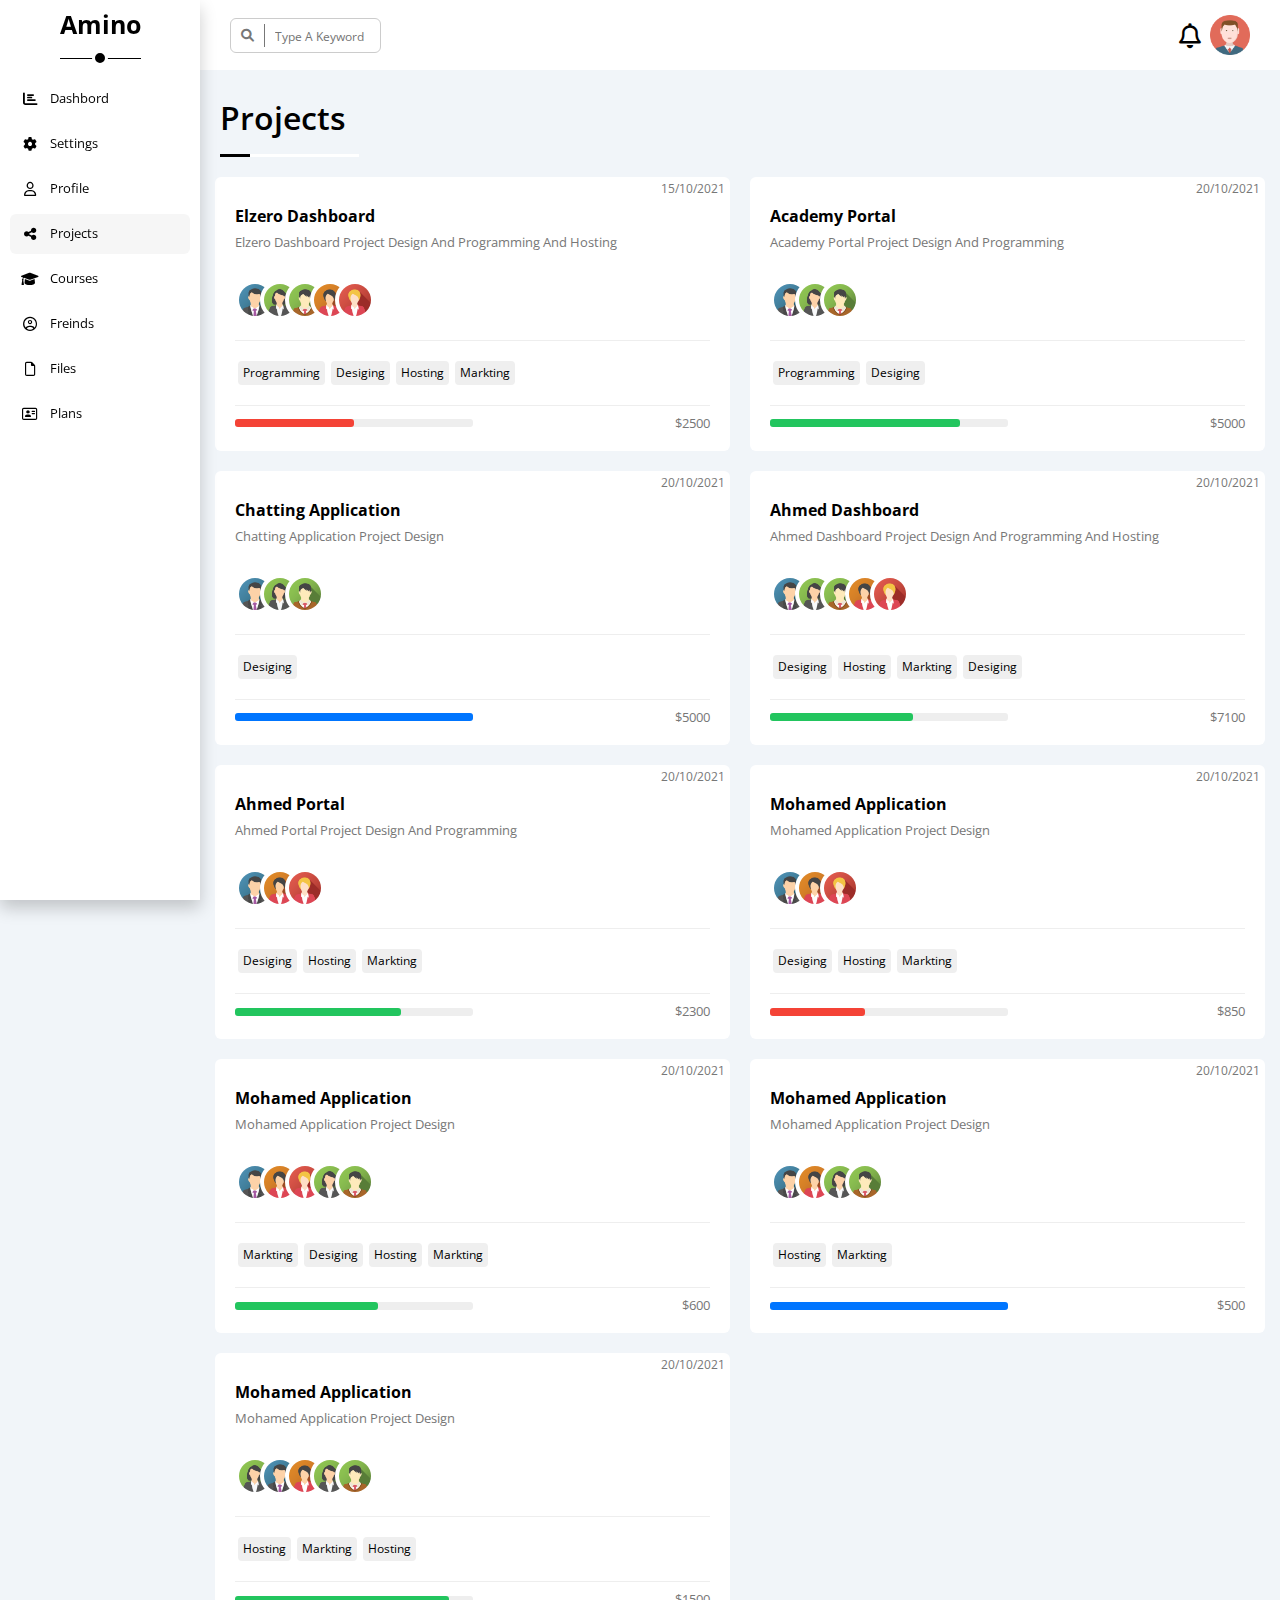
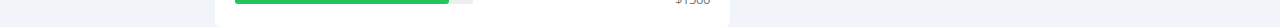
<file: projects.html>
<!DOCTYPE html>
<html lang="en">

<head>
    <meta charset="UTF-8">
    <title>Document</title>
    <!--- font awesom --->
    <link rel="stylesheet" href="css/all.min.css">
    <!--- my frame work--->
    <link rel="stylesheet" href="css/myframework.css">
    <!--- normalize --->
    <link rel="stylesheet" href="css/normaliz.css">
    <!--- main file css --->
    <link rel="stylesheet" href="css/stl.css">
    <!--- fonts --->
    <link rel="preconnect" href="https://fonts.googleapis.com">
    <link rel="preconnect" href="https://fonts.gstatic.com" crossorigin>
    <link href="https://fonts.googleapis.com/css2?family=Cairo:wght@200;300;400;600;800&family=Open+Sans:ital,wght@0,300;0,400;0,700;1,800&family=Work+Sans:ital,wght@0,300;0,400;1,400&display=swap" rel="stylesheet">
</head>

<body>
    <div class="page d-flex">
        <div class="side-bar bg-w">
            <h3>amino</h3>
            <ul>
                <li>
                    <a href="index.html">
                        <i class="fa-solid fa-chart-bar"></i>
                        <span>dashbord</span>
                    </a>
                </li>
                <li>
                    <a href="settings.html">
                        <i class="fa-solid fa-gear"></i>
                        <span>settings</span>

                    </a>
                </li>
                <li>
                    <a href="profile.html">
                        <i class="fa-regular fa-user"></i>
                        <span>profile</span>
                    </a>
                </li>
                <li class="active">
                    <a href="projects.html">
                        <i class="fa-solid fa-share-nodes"></i>
                        <span>projects</span>
                    </a>
                </li>
                <li>
                    <a href="courses.html">
                        <i class="fa-solid fa-graduation-cap"></i>
                        <span>courses</span>
                    </a>
                </li>
                <li>
                    <a href="freinds.html">
                        <i class="fa-regular fa-circle-user"></i>
                        <span>freinds</span>
                    </a>
                </li>
                <li>
                    <a href="files.html">
                        <i class="fa-regular fa-file"></i>
                        <span>files</span>
                    </a>
                </li>
                <li>
                    <a href="plans.html">
                        <i class="fa-regular fa-address-card"></i>
                        <span>plans</span>
                    </a>
                </li>
            </ul>
        </div>
        <div class="content ">
            <!--- header ---->
            <header class="header bg-w d-flex">
                <p>
                    <i class="fa-solid fa-magnifying-glass">
                    </i>
                    <input type="text" placeholder="type a keyword">
                </p>
                <div class="bell">
                    <i class="fa-regular fa-bell"></i>
                    <img src="image/avatar.png" alt="">
                </div>
            </header>
            <!--- end header ---->
            <h1 class="p-rela">projects</h1>
            <!----------- start projects------------->
            <div class="projects mr-15 ml-15 mt-40">
                <div class="box bg-white rad-6 p-20">
                    <span class="date">15/10/2021</span>
                    <p>Elzero Dashboard</p>
                    <span class="d-block c-777 desc">
                        Elzero Dashboard Project Design And Programming And Hosting
                    </span>
                    <div class="images d-flex">
                        <img src="image/team-01.png" alt="">
                        <img src="image/team-02.png" alt="">
                        <img src="image/team-03.png" alt="">
                        <img src="image/team-04.png" alt="">
                        <img src="image/team-05.png" alt="">
                    </div>
                    <div class="skilll bb-eee bt-eee pt-20 pb-20">
                        <span>programming</span>
                        <span>desiging</span>
                        <span>hosting</span>
                        <span>markting</span>
                    </div>
                    <div class="progress flex-bet mt-10">
                        <div class="prog">
                            <span class="d-block bg-red"></span>
                        </div>
                        <span class="c-777">$2500</span>
                    </div>
                </div>
                <!-----------------end box1-------------------->
                <div class="box box1 bg-white rad-6 p-20">
                    <span class="date">20/10/2021</span>
                    <p>Academy Portal</p>
                    <span class="d-block c-777 desc">
                        Academy Portal Project Design And Programming
                    </span>
                    <div class="images d-flex">
                        <img src="image/team-01.png" alt="">
                        <img src="image/team-02.png" alt="">
                        <img src="image/team-03.png" alt="">
                    </div>
                    <div class="skilll bb-eee bt-eee pt-20 pb-20">
                        <span>programming</span>
                        <span>desiging</span>
                    </div>
                    <div class="progress flex-bet mt-10">
                        <div class="prog">
                            <span class="d-block bg-green" style="width: 80%"></span>
                        </div>
                        <span class="c-777">$5000</span>
                    </div>
                </div>

                <!-----------------end box2-------------------->
                <div class="box box2 bg-white rad-6 p-20">
                    <span class="date">20/10/2021</span>
                    <p>Chatting Application</p>
                    <span class="d-block c-777 desc">
                        Chatting Application Project Design
                    </span>
                    <div class="images d-flex">
                        <img src="image/team-01.png" alt="">
                        <img src="image/team-02.png" alt="">
                        <img src="image/team-03.png" alt="">
                    </div>
                    <div class="skilll bb-eee bt-eee pt-20 pb-20">
                        <span>desiging</span>
                    </div>
                    <div class="progress flex-bet mt-10">
                        <div class="prog">
                            <span class="d-block bg-blue" style="width: 100%"></span>
                        </div>
                        <span class="c-777">$5000</span>
                    </div>
                </div>
                <!-----------------end box3-------------------->
                <div class="box box3 bg-white rad-6 p-20">
                    <span class="date">20/10/2021</span>
                    <p>Ahmed Dashboard</p>
                    <span class="d-block c-777 desc">
                        Ahmed Dashboard Project Design And Programming And Hosting
                    </span>
                    <div class="images d-flex">
                        <img src="image/team-01.png" alt="">
                        <img src="image/team-02.png" alt="">
                        <img src="image/team-03.png" alt="">
                        <img src="image/team-04.png" alt="">
                        <img src="image/team-05.png" alt="">
                    </div>
                    <div class="skilll bb-eee bt-eee pt-20 pb-20">
                        <span>desiging</span>
                        <span>hosting</span>
                        <span>markting</span>
                        <span>desiging</span>

                    </div>
                    <div class="progress flex-bet mt-10">
                        <div class="prog">
                            <span class="d-block bg-green" style="width: 60%"></span>
                        </div>
                        <span class="c-777">$7100</span>
                    </div>
                </div>
                <!-----------------end box4-------------------->
                <div class="box bg-white rad-6 p-20">
                    <span class="date">20/10/2021</span>
                    <p>Ahmed Portal</p>
                    <span class="d-block c-777 desc">
                        Ahmed Portal Project Design And Programming
                    </span>
                    <div class="images d-flex">
                        <img src="image/team-01.png" alt="">
                        <img src="image/team-04.png" alt="">
                        <img src="image/team-05.png" alt="">
                    </div>
                    <div class="skilll bb-eee bt-eee pt-20 pb-20">
                        <span>desiging</span>
                        <span>hosting</span>
                        <span>markting</span>
                    </div>
                    <div class="progress flex-bet mt-10">
                        <div class="prog">
                            <span class="d-block bg-green" style="width: 70%"></span>
                        </div>
                        <span class="c-777">$2300</span>
                    </div>
                </div>
                <!-----------------end box5-------------------->
                <div class="box bg-white rad-6 p-20">
                    <span class="date">20/10/2021</span>
                    <p>Mohamed Application</p>
                    <span class="d-block c-777 desc">
                        Mohamed Application Project Design
                    </span>
                    <div class="images d-flex">
                        <img src="image/team-01.png" alt="">
                        <img src="image/team-04.png" alt="">
                        <img src="image/team-05.png" alt="">
                    </div>
                    <div class="skilll bb-eee bt-eee pt-20 pb-20">
                        <span>desiging</span>
                        <span>hosting</span>
                        <span>markting</span>
                    </div>
                    <div class="progress flex-bet mt-10">
                        <div class="prog">
                            <span class="d-block bg-red" style="width: 40%"></span>
                        </div>
                        <span class="c-777">$850</span>
                    </div>
                </div>
                <!-----------------end box6-------------------->
                <div class="box bg-white rad-6 p-20">
                    <span class="date">20/10/2021</span>
                    <p>Mohamed Application</p>
                    <span class="d-block c-777 desc">
                        Mohamed Application Project Design
                    </span>
                    <div class="images d-flex">
                        <img src="image/team-01.png" alt="">
                        <img src="image/team-04.png" alt="">
                        <img src="image/team-05.png" alt="">
                        <img src="image/team-02.png" alt="">
                        <img src="image/team-03.png" alt="">
                    </div>
                    <div class="skilll bb-eee bt-eee pt-20 pb-20">
                        <span>markting</span>
                        <span>desiging</span>
                        <span>hosting</span>
                        <span>markting</span>
                    </div>
                    <div class="progress flex-bet mt-10">
                        <div class="prog">
                            <span class="d-block bg-green" style="width: 60%"></span>
                        </div>
                        <span class="c-777">$600</span>
                    </div>
                </div>
                <!-----------------end box7-------------------->
                <div class="box bg-white rad-6 p-20">
                    <span class="date">20/10/2021</span>
                    <p>Mohamed Application</p>
                    <span class="d-block c-777 desc">
                        Mohamed Application Project Design
                    </span>
                    <div class="images d-flex">
                        <img src="image/team-01.png" alt="">
                        <img src="image/team-04.png" alt="">
                        <img src="image/team-02.png" alt="">
                        <img src="image/team-03.png" alt="">
                    </div>
                    <div class="skilll bb-eee bt-eee pt-20 pb-20">
                        <span>hosting</span>
                        <span>markting</span>
                    </div>
                    <div class="progress flex-bet mt-10">
                        <div class="prog">
                            <span class="d-block bg-blue" style="width: 100%"></span>
                        </div>
                        <span class="c-777">$500</span>
                    </div>
                </div>
                <!-----------------end box8-------------------->
                <div class="box bg-white rad-6 p-20">
                    <span class="date">20/10/2021</span>
                    <p>Mohamed Application</p>
                    <span class="d-block c-777 desc">
                        Mohamed Application Project Design
                    </span>
                    <div class="images d-flex">
                        <img src="image/team-02.png" alt="">
                        <img src="image/team-01.png" alt="">
                        <img src="image/team-04.png" alt="">
                        <img src="image/team-02.png" alt="">
                        <img src="image/team-03.png" alt="">
                    </div>
                    <div class="skilll bb-eee bt-eee pt-20 pb-20">
                        <span>hosting</span>
                        <span>markting</span>
                        <span>hosting</span>
                    </div>
                    <div class="progress flex-bet mt-10">
                        <div class="prog">
                            <span class="d-block bg-green" style="width: 90%"></span>
                        </div>
                        <span class="c-777">$1500</span>
                    </div>
                </div>
            </div>
            <!----------- end projects------------->
        </div>
    </div>
</body></html>
</file>
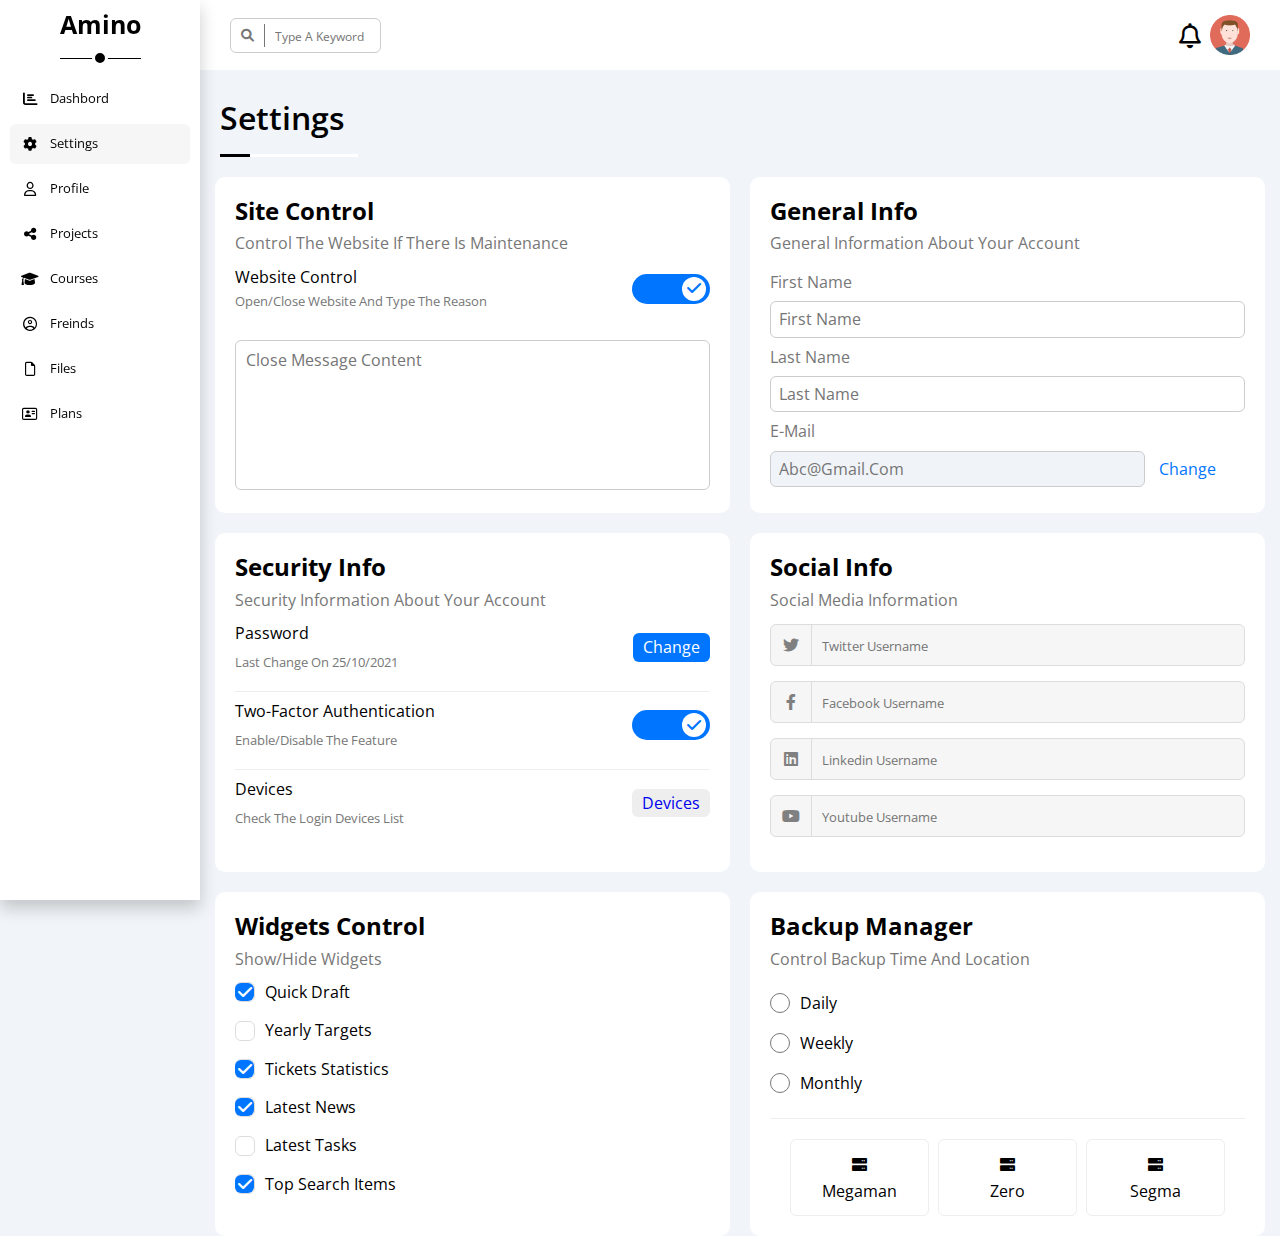
<file: settings.html>
<!DOCTYPE html>
<html lang="en">

<head>
    <meta charset="UTF-8">
    <title>Document</title>
    <!--- font awesom --->
    <link rel="stylesheet" href="css/all.min.css">
    <!--- my frame work--->
    <link rel="stylesheet" href="css/myframework.css">
    <!--- normalize --->
    <link rel="stylesheet" href="css/normaliz.css">
    <!--- main file css --->
    <link rel="stylesheet" href="css/stl.css">
    <!--- fonts --->
    <link rel="preconnect" href="https://fonts.googleapis.com">
    <link rel="preconnect" href="https://fonts.gstatic.com" crossorigin>
    <link href="https://fonts.googleapis.com/css2?family=Cairo:wght@200;300;400;600;800&family=Open+Sans:ital,wght@0,300;0,400;0,700;1,800&family=Work+Sans:ital,wght@0,300;0,400;1,400&display=swap" rel="stylesheet">
</head>

<body>
    <div class="page d-flex">
        <div class="side-bar bg-w">
            <h3>amino</h3>
            <ul>
                <li class="">
                    <a href="index.html">
                        <i class="fa-solid fa-chart-bar"></i>
                        <span>dashbord</span>
                    </a>
                </li>
                <li class="active">
                    <a href="settings.html">
                        <i class="fa-solid fa-gear"></i>
                        <span>settings</span>

                    </a>
                </li>
                <li>
                    <a href="profile.html">
                        <i class="fa-regular fa-user"></i>
                        <span>profile</span>
                    </a>
                </li>
                <li>
                    <a href="projects.html">
                        <i class="fa-solid fa-share-nodes"></i>
                        <span>projects</span>
                    </a>
                </li>
                <li>
                    <a href="courses.html">
                        <i class="fa-solid fa-graduation-cap"></i>
                        <span>courses</span>
                    </a>
                </li>
                <li>
                    <a href="freinds.html">
                        <i class="fa-regular fa-circle-user"></i>
                        <span>freinds</span>
                    </a>
                </li>
                <li>
                    <a href="files.html">
                        <i class="fa-regular fa-file"></i>
                        <span>files</span>
                    </a>
                </li>
                <li>
                    <a href="plans.html">
                        <i class="fa-regular fa-address-card"></i>
                        <span>plans</span>
                    </a>
                </li>
            </ul>
        </div>
        <div class="content ">
            <!--- header ---->
            <header class="header bg-w d-flex">
                <p>
                    <i class="fa-solid fa-magnifying-glass">
                    </i>
                    <input type="text" placeholder="type a keyword">
                </p>
                <div class="bell">
                    <i class="fa-regular fa-bell"></i>
                    <img src="image/avatar.png" alt="">
                </div>
            </header>

            <!--- end header ---->
            <h1 class="p-rela">settings</h1>

            <!--- start settings ---->
            <div class="settings">
                <div class="site bg-white p-20 rad-10">
                    <div class="main-head">
                        <h2>site control</h2>
                        <p>Control The Website If There Is Maintenance</p>
                    </div>
                    <div class="check flex-bet">
                        <div class="info">
                            <p>Website Control</p>
                            <span>Open/Close Website And Type The Reason</span>
                        </div>
                        <label>
                            <input class="toggle" type="checkbox" checked>
                            <div class="toggle-switch"></div>
                        </label>
                    </div>
                    <textarea placeholder="close message content" class="w-full"></textarea>
                </div>
                <!---------- end site --------->

                <!---------- start general info --------->
                <div class="genral bg-white p-20 rad-10">
                    <div class="main-head">
                        <h2>general info</h2>
                        <p>General Information About Your Account</p>
                    </div>
                    <form action="" class="mt-20">
                        <label>first name</label>
                        <input type="text" class="input" placeholder="first name"><label>last name</label>
                        <input type="text" class="input" placeholder="last name"><label>e-mail</label>
                        <input type="e-mail" class="input1" placeholder="abc@gmail.com">
                        <a href="#">change</a>
                    </form>
                </div>
                <!---------- end general info --------->

                <!---------- start Security Info --------->
                <div class="security bg-white rad-10 p-20">
                    <div class="main-head">
                        <h2>Security Info</h2>
                        <p>Security Information About Your Account</p>
                    </div>
                    <div class="box flex-bet">
                        <div class="info">
                            <p>Password</p>
                            <span>Last Change On 25/10/2021</span>
                        </div>
                        <a href="#" class="btn-shape bg-blue c-white">change</a>
                    </div>
                    <div class="box flex-bet">
                        <div class="info">
                            <p>Two-Factor Authentication</p>
                            <span>Enable/Disable The Feature</span>
                        </div>
                        <label>
                            <input class="toggle" type="checkbox" checked>
                            <div class="toggle-switch"></div>
                        </label>
                    </div>
                    <div class="box flex-bet">
                        <div class="info">
                            <p>Devices</p>
                            <span>Check The Login Devices List</span>
                        </div>
                        <a href="#" class="btn-shape bg-eee">devices</a>
                    </div>

                </div>
                <!---------- end Security Info --------->

                <!---------- start Social Info--------->
                <div class="social rad-10 p-20 bg-white">
                    <div class="main-head">
                        <h2>Social Info</h2>
                        <p>Social Media Information</p>
                    </div>
                    <div class="item">
                        <i class="fa-brands fa-twitter"></i>
                        <input type="text" placeholder="twitter username">
                    </div>
                    <div class="item">
                        <i class="fa-brands fa-facebook-f"></i>
                        <input type="text" placeholder="facebook username">
                    </div>
                    <div class="item">
                        <i class="fa-brands fa-linkedin"></i>
                        <input type="text" placeholder="linkedin username">
                    </div>
                    <div class="item">
                        <i class="fa-brands fa-youtube"></i>
                        <input type="text" placeholder="youtube username">
                    </div>
                </div>
                <!---------- end Social Info--------->

                <!---------- start Widgets Control--------->
                <div class="control rad-10 p-20 bg-white">
                    <div class="main-head">
                        <h2>Widgets Control</h2>
                        <p>Show/Hide Widgets</p>
                    </div>
                    <div class="item">
                        <input type="checkbox" id="one" checked>
                        <label for="one">Quick Draft</label>
                    </div>
                    <div class="item">
                        <input type="checkbox" id="two">
                        <label for="two">Yearly Targets</label>
                    </div>
                    <div class="item">
                        <input type="checkbox" id="three" checked>
                        <label for="three">Tickets Statistics</label>
                    </div>
                    <div class="item">
                        <input type="checkbox" id="four" checked>
                        <label for="four">Latest News</label>
                    </div>
                    <div class="item">
                        <input type="checkbox" id="five">
                        <label for="five">Latest Tasks</label>
                    </div>
                    <div class="item">
                        <input type="checkbox" id="six" checked>
                        <label for="six">Top Search Items</label>
                    </div>
                </div>
                <!---------- end Widgets Control--------->

                <!---------- start Backup Manager--------->
                <div class="backup bg-white rad-10 p-20">
                    <div class="main-head">
                        <h2>Backup Manager</h2>
                        <p>Control Backup Time And Location</p>
                    </div>
                    <form action="">
                        <label for="">
                            <input type="radio" name="month">
                            <label for="">daily</label>
                        </label>
                        <label for="">
                            <input type="radio" name="month">
                            <label for="">weekly</label>
                        </label>
                        <label for="">
                            <input type="radio" name="month">
                            <label for="">monthly</label>
                        </label>
                    </form>
                    <div class="icon flex-bet block-mobile">
                        <div class="info">
                            <i class="fa-solid fa-server"></i>
                            <span>megaman</span>
                        </div>
                        <div class="info">
                            <i class="fa-solid fa-server"></i>
                            <span>zero</span>
                        </div>
                        <div class="info ">
                            <i class="fa-solid fa-server"></i>
                            <span>segma</span>
                        </div>
                    </div>
                </div>
                <!---------- end Backup Manager--------->
            </div>
            <!--- end settings ---->




        </div>
    </div>
</body>

</html>
</file>
<file: css/myframework.css>
/*** box ***/
.d-flex{
    display: flex;
}
.flex-bet{
    display: flex;
    justify-content: space-between;
    align-items: center;
}
.p-rela{
    position: relative;
}
.p-aps{
    position: absolute;
}
.d-block{
    display: block;
}
.flow-hidden{
    overflow: hidden;
}
/*** box ***/

/********************* media ******************/
@media(max-width:767px){
    .hide-mobile{
        display: none;
    }
}
@media(max-width:767px){
    .block-mobile{
        display: block;
        
    }
}
/*********************** media ********************/

/*** color ***/
.c-twitter{
    color: #1da1f2;
}
.c-face{
    color: #1877f2;
}
.c-youtube{
    color: #ff0000;
}
.c-in{
    color: #0077b5;
}
.c-white{
    color: #fff;
}
.c-777{
    color: #777;
}
.c-green{
    color: var(--green);
}
.c-blue{
    color: var(--blue);
}
.c-red{
    color: var(--red);
}
.c-orange{
    color: var(--orange);
}
.bgg-twitter{
    background: #1da1f2;
}
.bgg-face{
    background: #1877f2;
}
.bgg-youtube{
    background: #ff0000;
}
.bgg-in{
    background: #0077b5;
}
.bg-twitter{
    background: rgba(29, 161, 242, 0.2);
}
.bg-face{
    background: rgba(24, 119, 242, 0.21);
}
.bg-youtube{
    background: rgba(255, 0, 0, 0.2);
}
.bg-in{
    background: rgba(0, 119, 181, 0.2);
}
.bg-eee{
    background: #eee;
}
.bg-orange{
    background: var(--orange);
}
.bg-orange-alt{
    background: rgba(255, 165, 0, 0.2);
}
.bg-white{
    background: #fff;
}
.bg-blue{
    background: var(--blue);
}
.bg-green{
    background: var(--green);
}
.bg-green-alt{
    background: rgba(0, 128, 0, 0.19);
}
.bg-red{
    background: var(--red);
}
.bg-red-alt{
    background: rgba(255, 0, 0, 0.2);
}
/******************** color *********************/

/******************** border *********************/
.rad-6{
    border-radius: 6px;
}
.rad-10{
    border-radius: 10px;
}
.rad-round{
    border-radius: 50%;
}
.bt-eee{
    border-top: 1px solid #eee;
}
.bb-eee{
    border-bottom: 1px solid #eee;
}
/******************** border *********************/

/******************** padding & margin*********************/
.p-10{
    padding: 10px;
}
.p-20{
    padding: 20px;
}
.pt-5{
    padding-top: 5px;
}
.pt-10{
    padding-top: 10px;
}
.pt-15{
    padding-top: 15px;
}
.pt-20{
    padding-top: 20px;
}
.pb-5{
    padding-bottom: 5px;
}
.pb-10{
    padding-bottom: 10px;
}
.pb-15{
    padding-bottom: 15px;
}
.pb-20{
    padding-bottom: 20px;
}
.mt-10{
    margin-top: 10px;
}
.mt-15{
    margin-top: 15px;
}
.mt-20{
    margin-top: 20px;
}
.mt-40{
    margin-top: 40px;
}
.mr-10{
    margin-right: 10px;
}
.mr-15{
    margin-right: 15px;
} 
.mr-20{
    margin-right: 20px;
} 
.mb-10{
    margin-bottom: 10px;
}
.mb-20{
    margin-bottom: 20px;
}
.ml-15{
    margin-left: 15px;
}
.ml-20{
    margin-left: 20px;
}
/******************** padding & margin*********************/

/******************** fonts *********************/
.fs-12{
    font-size: 12px;
}
.fs-13{
    font-size: 13px;
}
.fs-14{
    font-size: 14px;
}
/******************** fonts *********************/

/******************** text *********************/
.txt-c{
    text-align: center;
}
/******************** text *********************/

/******************** height & width *********************/
.w-full{
    width: 100%;
}
/******************** height & width *********************/



/******************** component *********************/
.btn-shape{
    border-radius: 6px;
    padding: 5px 10px;
}
.btn-shape-h:hover{
    background: var(--blue-alt);
}
/******************** component *********************/
</file>
<file: css/stl.css>
* {
    padding: 0;
    margin: 0;
    text-transform: capitalize;
    text-decoration: none;
    box-sizing: border-box;
    font-family: 'Open Sans', sans-serif;
}

*:focus {
    outline: none;
}

:root {
    --blue: #0075ff;
    --blue-alt: #0d69d5;
    --orange: #f59e0b;
    --green: #22c55e;
    --red: #f44336;
    --grey: #888;
    --dur: 0.5s;
}

html {
    scroll-behavior: smooth;
}

ul {
    list-style: none;

}

body {
    background: #f1f5f9;
}

button {
    border: none;
    background: none;
}

::-webkit-scrollbar {
    width: 15px;

}

::-webkit-scrollbar-track {
    background: #fff;
}

::-webkit-scrollbar-thumb {
    background: var(--blue);
}

::-webkit-scrollbar-thumb:hover {
    background: var(--blue-alt);

}

/********** start component********/

/********** end componemt********/

/********** global********/

/********** start sid-bar********/
.side-bar {
    padding: 10px;
    width: 200px;
    background: #fff;
    position: fixed;
    left: 0;
    top: 0;
    bottom: 0;
    z-index: 5;
    box-shadow: 0 .5rem 1rem rgba(0, 0, 0, 0.2);
}

.side-bar h3 {
    width: fit-content;
    margin: 0 auto 40px;
    position: relative;
    font-size: 25px;
}

.side-bar h3::before {
    content: '';
    position: absolute;
    background: #000;
    bottom: -20px;
    left: 0;
    width: 100%;
    height: 1px;
}

.side-bar h3::after {
    content: '';
    position: absolute;
    background: #000;
    bottom: -27px;
    left: 50%;
    transform: translateX(-50%);
    width: 10px;
    height: 10px;
    border-radius: 50%;
    border: 3px solid #fff;
}

.side-bar ul li {
    padding: 10px;
    border-radius: 6px;
    margin-bottom: 5px;
}

.side-bar ul li:hover,
.side-bar ul .active {
    background: #f6f6f6;
}

.side-bar a {
    display: flex;
    align-items: center;
    color: #000;
    font-size: 13px;
}

.side-bar a i {

    width: 20px;
    height: 20px;
    display: flex;
    align-items: center;
    justify-content: center;
    text-align: center;
    font-size: 14px;
    margin-right: 10px;

}

.side-bar a span {
    flex: 1;

}

@media(max-width:768px) {
    .side-bar {
        padding: 10;
        width: 62px;
    }
    .content{
        margin-left: 62px;
    }
    .side-bar h3 {
        font-size: 15px;
        margin: 20px auto 70px;
    }

    .side-bar a span {
        display: none;
    }
}


/********************************** end sid-bar*******************************/


/****************************** START CONTENT*******************************/


.content {
    overflow: hidden;
    flex: 1;
    position: relative;
    margin-left: 200px;
}
@media(max-width:768px) {
    .side-bar {
        padding: 10;
        width: 62px;
    }
    .content{
        margin-left: 62px;
    }
    .side-bar h3 {
        font-size: 15px;
        margin: 20px auto 70px;
    }

    .side-bar a span {
        display: none;
    }
}

/*** start header ***/
.content .header {
    justify-content: space-between;
    align-items: center;
    width: 100%;
    padding: 15px 30px;
    background: #fff;
}

.content .header p {
    border-radius: 6px;
    border: 1px solid #ccc;
    padding: 5px;
    display: flex;
    align-items: center;
    width: auto;
}

.content .header p i {
    cursor: pointer;
    color: #777;
    border-right: 1px solid #777;
    padding: 5px 10px 5px 5px;
    font-size: 13px;

}

.content .header p input {

    border: none;
    margin-left: 10px;
    width: 100px;
    transition: var(--dur);
}

.content .header p input:focus {
    width: 150px;
}

.content .header p input::placeholder {
    font-size: 12px;
    transition: var(--dur);
}

.content .header p input:focus::placeholder {
    opacity: 0;
}

.content .header .bell {
    display: flex;
    align-items: center;
    justify-content: space-between;
    width: 80px;
}

.content .header .bell img {
    width: 40px;
}

.content .header .bell i {
    font-size: 25px;
    position: relative;
    z-index: 10;
    width: 40px;
    display: flex;
    align-items: center;
    justify-content: center;
    height: 40px;
    color: #000;
}

/*** end header ***/


.content > h1 {
    margin: 30px 30px 30px 20px;
    font-weight: 600;
    width: fit-content;

}

.content > h1::before,
.content > h1::after {
    position: absolute;
    content: '';
    left: 0;
    bottom: -20px;
    height: 3px;
}

.content > h1::before {
    width: 110%;
    background: #fff;
}

.content > h1::after {
    width: 30px;
    background: #000;
}


/*** start wraber ***/
.wraber > div {
    background: #fff;
    border-radius: 10px;
    padding: 20px;

}

.content .wraber > div > h2 {
    margin-bottom: 10px;
}

.wraber {
    display: grid;
    grid-template-columns: repeat(auto-fill, minmax(450px, 1fr));
    grid-gap: 20px;
    margin: 50px 15px 0;
}

.content .wraber .welcome {
    padding: 0 0 20px 0;
    overflow: hidden;
}

.wraber .welcome .wel {
    height: 127px;
    background: #eeeeee;
    padding: 10px 20px;
}

.wraber .welcome .wel .info {
    position: relative;
}

.wraber .welcome .wel .info h2 {
    margin-bottom: 10px;

}

.wraber .welcome .wel .info p {
    color: #777;
    font-size: 15px;
}

.wraber .welcome .avatar {
    width: 50px;
    border: 3px solid #fff;
    border-radius: 50%;
    margin-top: -25px;
    margin-left: 20px;
    box-shadow: 0 0.5rem 1rem rgb(0 0 0 / 10%);
}

.wraber .welcome .wel > img {
    width: 200px;
}

.wraber .welcome .text {
    margin-top: 20px;
    margin-bottom: 30px;
    padding: 15px 0;
    justify-content: space-around;
    border-top: 2px solid #eeeeee;
    border-bottom: 2px solid #eeeeee;
}

.wraber .welcome .text span {
    display: block;
    margin-bottom: 10px;
    text-align: center;

}

.wraber .welcome .text span:first-of-type {
    font-size: 18px;
    font-weight: 600;
}

.wraber .welcome .text span:last-of-type {
    font-size: 14px;
    color: #777;

}

.wraber .welcome button {
    margin-right: 10px;
}

.wraber button {
    background: var(--blue);
    padding: 5px 10px;
    display: flex;
    margin-left: auto;
    color: #fff;
    border-radius: 6px;
}

.wraber button:hover {
    background: var(--blue-alt);
}

@media(max-width:767px) {
    .wraber .welcome .text .desc {
        margin-bottom: 20px;
    }
}

/********************** welcome *****************/
.wraber .welcome1 p {
    color: #777;
    margin-bottom: 15px;
}

.wraber .welcome1 .input {
    width: 100%;
    background: #eeeeee;
    border: none;
    margin-bottom: 10px;
    border-radius: 6px;
    padding: 10px;

}

.wraber .welcome1 .input::placeholder {
    font-size: 13px;
}

.wraber .welcome1 textarea {
    height: 150px;
    resize: none;
}

/********************** welcome *****************/
.welcome2 p {
    margin-bottom: 15px;
}

.welcome2 .cont {
    display: flex;
    align-items: center;
}

.welcome2 .cont i {
    padding: 30px 40px;
    font-size: 17px;
    background: red;
    width: 20px;
    display: flex;
    justify-content: center;
    align-items: center;
    margin: 0 10px 10px 0;
}

.welcome2 .cont:first-of-type i {
    background: #cce3ff;
    color: #0075ff;
}

.welcome2 .cont:nth-of-type(2) i {
    color: #f59e0b;
    background: #fdecce;
}

.welcome2 .cont:last-of-type i {
    color: var(--green);
    background: #d3f3df
}

.welcome2 .cont .prog {
    flex: 1;
}

.welcome2 .cont .prog p:last-of-type {
    font-weight: bold;
    margin-top: -10px;
}

.welcome2 .cont .prog div {
    width: 100%;
    height: 5px;
    border-radius: 6px;
}

.welcome2 .cont:first-of-type .prog div {
    background: #cce3ff;
}

.welcome2 .cont:nth-of-type(2) .prog div {
    background: #fdecce;
}

.welcome2 .cont:last-of-type .prog div {
    background: #d3f3df;
}

.welcome2 .cont .prog div span {
    height: 100%;
    display: block;
    position: relative;
}

.welcome2 .cont .prog div span::before {
    content: attr(data-progress);
    position: absolute;
    top: -50px;
    right: -20px;
    background: #000;
    padding: 5px;
    color: #fff;
    border-radius: 6px;
}

.welcome2 .cont .prog div span::after {
    content: '';
    position: absolute;
    border-color: black transparent transparent transparent;
    border-style: solid;
    border-width: 15px;
    top: -28px;
    right: -15px;
}

.welcome2 .cont:first-of-type .prog div span {
    background: #0075ff;
}

.welcome2 .cont:nth-of-type(2) .prog div span {
    background: #f59e0b;
}

.welcome2 .cont:last-of-type .prog div span {
    background: var(--green);
}

/********************** welcome2 *****************/

.welcome3 {
    padding: 20px;
    background: #fff;
    border-radius: 10px;
}

.welcome3 p {
    margin-bottom: 15px;
    color: #777;
}

.welcome3 .holder {
    display: grid;
    grid-template-columns: 48% 48%;
    grid-gap: 20px;
}

.welcome3 .holder .box {
    border: solid 1px #eeeeee;
    text-align: center;
    border-radius: 6px;
    padding: 10px;
}

.welcome3 .holder .box i {
    font-size: 25px;
    padding: 10px;
}

.welcome3 .holder .box:first-of-type i {
    color: var(--orange);
}

.welcome3 .holder .box:nth-of-type(2) i {
    color: var(--blue);
}

.welcome3 .holder .box:nth-of-type(3) i {
    color: var(--green);
}

.welcome3 .holder .box:last-of-type i {
    color: var(--red);
}

.welcome3 .holder .box span {
    display: block;
}

.welcome3 .holder .box span:first-of-type {
    font-size: 25px;
    font-weight: bold;
    margin-bottom: 10px;
}

.welcome3 .holder .box span:last-of-type {
    color: #777;
    font-size: 15px;
}

@media(max-width:767px) {
    .welcome3 .holder {
        display: grid;
        grid-template-columns: 100%;
        grid-gap: 20px;
    }
}

/********************** welcome 3*****************/
.welcome4 .item {
    padding: 10px 0;
}

.welcome4 .item:not(:last-of-type) {
    border-bottom: 1px solid #eee;
}

.welcome4 .item .cont {
    display: flex;
}

.welcome4 .item .cont h4 {
    margin-bottom: 10px;
}

.welcome4 .item .cont span {
    display: block;
    font-size: 13px;
    color: #777;
}

.welcome4 .item .cont img {
    margin-right: 10px;
    width: 100px;
    border-radius: 6px;
}

.welcome4 .item > span {
    font-size: 13px;
    border-radius: 6px;
    background: #eee;
    padding: 5px;
}

@media(max-width:767px) {
    .welcome4 h2 {
        margin: 0 auto;
        width:
    }

    .welcome4 .item {
        display: block;
        text-align: center;
        padding-bottom: 20px;
    }

    .welcome4 .item .cont {
        display: block;
    }

    .welcome4 .item .cont .info {
        margin: 20px 0;
    }
}

/********************** welcome 4*****************/
.content .wraber .welcome5 h2 {
    margin-bottom: 5px;
}

.welcome5 .item {
    padding: 10px 0;
}

.welcome5 .item:not(:last-of-type) {
    border-bottom: 1px solid #eee;
}

.welcome5 .item span {
    display: block;
}

.welcome5 .item > span {
    font-weight: bold;
}

.welcome5 .item span span {
    font-size: 14px;
    font-weight: normal;
    color: #777;
    margin-top: 10px;
}

.welcome5 .item:nth-of-type(4) span {
    color: #d1d1d1;
    text-decoration: line-through;
}

.welcome5 .item:nth-of-type(4) i {
    color: #ccc;
}

.welcome5 .item:nth-of-type(4) span span {
    color: #ccc;
}

.welcome5 .item i:hover {
    transition: var(--dur);
    color: var(--orange);
    cursor: pointer;
}

@media(max-width:767px) {
    .welcome5 .item {
        display: block;
    }

    .welcome5 .item i {
        margin: 10px 0;
        display: block;
        text-align: right;
    }
}

/********************** welcome 5*****************/

.welcome6 ul li {
    display: flex;
    align-items: center;
    justify-content: space-between;
    padding: 15px 0;
}

.welcome6 ul li:first-of-type span {
    color: #888;
}

.welcome6 ul li:not(:first-of-type) span:first-of-type {
    font-weight: 600;
}

.welcome6 ul li:not(:first-of-type) span:last-of-type {
    border-radius: 6px;
    background: #eee;
    padding: 5px 10px;
}

/********************** welcome 6*****************/

.welcome7 .item {
    padding: 10px 0;
    display: flex;
    justify-content: space-between;
    align-items: center;
}

.welcome7 .item:not(:last-of-type) {
    border-bottom: 1px solid #eee;
}

.welcome7 .item .box {
    display: flex;
    align-items: center;
}

.welcome7 .item .box img {
    width: 40px;
    height: 40px;
    margin-right: 10px;
}

.welcome7 .item .box .span {
    flex: 1;
    display: block;
    margin-top: 8px;
}

.welcome7 .item .box span span {
    display: block;
    margin-top: 5px;
    font-size: 14px;
    color: #777;
}

/********************** welcome 7*****************/
.welcome8 {
    position: relative;
}

.welcome8 ul {
    position: relative;
    margin: 0;
    padding: 0;
}

.welcome8 ul::before {
    content: '';
    position: absolute;
    height: 80%;
    width: 2px;
    background: var(--blue);
    left: 11px;
    top: 15px;
}

.welcome8 ul li {
    padding: 20px;
    display: flex;
    align-items: center;
    margin-left: 20px;
}

.welcome8 ul li::before {
    content: '';
    position: absolute;
    height: 20px;
    width: 20px;
    background: #fff;
    border: 3px solid #fff;
    outline: 1px solid var(--blue);
    border-radius: 50%;
    display: block;
    left: -1px;
    z-index: 2;

}

.welcome8 ul .done::before {
    background: var(--blue);
}

.welcome8 ul .current::before {
    animation-name: flash;
    animation-duration: 0.8s;
    animation-direction: alternate;
    animation-iteration-count: infinite;
}

.welcome8 img {
    position: absolute;
    width: 200px;
    opacity: 0.2;
    bottom: 5px;
    right: 0;
}

@keyframes flash {
    from {

        background: var(--blue);
    }

    to {
        background: #fff;
    }
}

/********************** welcome 8*****************/
.welcome9 .cont {
    padding: 0 20px;
    ;
    margin-bottom: 20px;
    margin-left: 30px;
    border-left: 4px solid #333;
    position: relative;
}

.welcome9 .cont::before {
    content: '';
    position: absolute;
    width: 15px;
    height: 15px;
    border-radius: 50%;
    left: -35px;
    top: 50%;
    transform: translateY(-50%);

}

.welcome9 .cont:first-of-type::before {
    background: var(--blue)
}

.welcome9 .cont:nth-of-type(2)::before {
    background: var(--green)
}

.welcome9 .cont:nth-of-type(3)::before {
    background: var(--orange);
}

.welcome9 .cont:last-of-type::before {
    background: var(--red)
}

.welcome9 .cont p {
    margin-bottom: 8px;
    font-weight: bold;
}

.welcome9 .cont span {
    font-size: 14px;
    color: #777;
}

.welcome9 .cont:first-of-type {
    margin-top: 30px;
    border-color: var(--blue);
}

.welcome9 .cont:nth-of-type(2) {
    border-color: var(--green);
}

.welcome9 .cont:nth-of-type(3) {
    border-color: var(--orange);
}

.welcome9 .cont:last-of-type {
    border-color: var(--red);
}

/********************** welcome 9*****************/

.welcome10 .profile {
    align-items: center;
}

.welcome10 .profile img {
    width: 50px;
    margin: 20px 20px 20px 0;
}

.welcome10 .profile p {
    line-height: 1.5;
    font-weight: bold;
}

.welcome10 .profile p span {
    color: #777;
    font-weight: normal;
    font-size: 15px;
}

.welcome10 > p {
    border-top: 1px solid #eee;
    border-bottom: 1px solid #eee;
    padding: 20px 0;
    line-height: 1.6;
}

.welcome10 .react {
    align-items: center;
    justify-content: space-between;
    padding-top: 20px;
}

.welcome10 .react a {
    color: #777;
}

.welcome10 .react a i {
    margin-right: 2px;
}

/********************** welcome 10*****************/
.welcome11 .box {
    display: flex;
    justify-content: space-between;
    margin-bottom: 10px;
    align-items: center;
}

.welcome11 .box:first-of-type {
    margin-top: 20px;
}

.welcome11 .box .icon {
    display: flex;
    align-items: center;
}

.welcome11 .box .icon i {
    width: 52px;
    height: 52px;
    display: flex;
    justify-content: center;
    align-items: center;
    font-size: 25px;
    padding: 25px;
    color: #fff;
    transition: 0.3s;
}

.welcome11 .box .icon i:hover {
    transform: rotate(3deg);
}

.welcome11 .box .icon .info {
    flex: 1;
    margin-left: 10px;
}

.welcome11 .box .icon .info span:first-of-type {
    margin-right: 2px;
}

.welcome11 .box > span {
    cursor: pointer;
    color: #fff;
    padding: 5px 10px;
    border-radius: 6px;
    margin-right: 10px;
}

@media(max-width:767px) {
    .welcome11 .box > span {
        padding: 3px 7px;
        font-size: 12px;
        margin-right: 0;
    }

    .welcome11 .box .icon .info {
        font-size: 14px;
    }
}


@media(max-width:600px) {
    .wraber {
        display: grid;
        grid-template-columns: 1fr;
    }
}


/*** end wraber ***/
.project {
    margin: 20px 15px;
    background: #fff;

}

.project .responsive {
    overflow-x: auto;
}

.project table {
    border-spacing: 0;
    width: 100%;
    min-width: 1000px;
}

.project table thead td {
    padding: 10px;
    background: #eee;
    color: #000;
    font-weight: bold;
}

.project table img {
    width: 40px;
    height: 40px;
    border-radius: 50%;
    border: 4px solid #fff;

}

.project table img:not(:first-of-type) {
    margin-left: -25px;

}

.project table tr td {
    padding: 10px;
    border-bottom: 1px solid #eee;
    border-left: 1px solid #eee;
}

.project table tr td:last-child {
    border-right: 1px solid #eee;
}

.project table tr:hover td {
    background: #faf7f7;
}

/************************* end content **************** ***/


/************************* end dashbord **************** ***/


/************************* start settings **************** ***/
.toggle {
    appearance: none;
    display: none;
}

.toggle-switch {
    background: #ccc;
    width: 78px;
    height: 30px;
    border-radius: 15px;
    position: relative;
    transition: 0.3s;
    cursor: pointer;
}

.toggle-switch::before {
    font-family: 'font awesome 5 free';
    content: '\f00d';
    background: #fff;
    position: absolute;
    top: 3px;
    left: 4px;
    height: 24px;
    width: 24px;
    border-radius: 50%;
    display: flex;
    align-items: center;
    justify-content: center;
    transition: 0.3s;
    color: #aaa;
    font-weight: 900;
}

.toggle:checked + .toggle-switch {
    background: var(--blue);
}

.toggle:checked + .toggle-switch::before {
    content: "\f00c";
    left: 50px;
    color: var(--blue);

}

.main-head h2 {
    margin-bottom: 10px;
}

.main-head p {
    margin-bottom: 15px;
    color: #777;
}

.settings {
    margin: 40px 15px 0;
    display: grid;
    grid-template-columns: repeat(auto-fill, minmax(450px, 1fr));
    grid-gap: 20px;
}

@media(max-width:767px) {
    .settings {
        display: grid;
        grid-template-columns: 100%;
        grid-gap: 20px;
    }
}

/********* start site control ************/
.settings .site .check {
    margin-bottom: 20px;
}

.settings .site .check p {
    font-weight: 500px;
    margin-bottom: 5px;
}

.settings .site .check span {
    color: #777;
    font-size: 13px;
}

.settings .site textarea {
    height: 150px;
    border-radius: 6px;
    border: 1px solid #ccc;
    resize: none;
    padding: 10px;
    margin-top: 10px;
}

/********* end site control ************/

/********* start general info ************/
.genral form label {
    display: block;
    margin-top: 10px;
    margin-bottom: 10px;
    color: #777;
}

.genral form .input:not(:last-child) {
    width: 100%;
    border: 1px solid #ccc;
    padding: 8px;
    border-radius: 6px;
}

.genral form .input1 {
    width: calc(100% - 100px);
    border: 1px solid #ccc;
    padding: 8px;
    border-radius: 6px;
    background: #f0f4f8;
    cursor: no-drop;
}

.genral form a {
    color: var(--blue);
    margin-left: 10px;
}

.genral form a:hover {
    color: var(--blue-alt);
}

.genral form input:focus::placeholder {
    opacity: 0;
    transition: 0.5s;
}

/********* end general info ************/

/********* start Security Info ************/
.security .box {
    padding-bottom: 20px;
    margin-top: 10px;
}

.security .box:not(:last-of-type) {
    border-bottom: 1px solid #eee;
}

.security .box .info p {
    margin-bottom: 10px;
}

.security .box .info span {
    color: #777;
    font-size: 13px;
}

/********* start social Info ************/
.social .item {
    margin-bottom: 15px;
    background-color: #f6f6f6;
    border: 1px solid #ddd;
    border-radius: 6px;
    display: flex;
}

.social .item i {
    display: block;
    width: 20px;
    height: 20px;
    display: flex;
    justify-content: center;
    align-items: center;
    padding: 20px;
    color: gray;
    border-right: 1px solid #ddd;
    transition: 0.3s;
}

.social .item input {
    background: none;
    margin-left: 10px;
    border: none;
}

.social .item input::placeholder {
    font-size: 13px;
    transition: 0.3s;
}

.social .item:focus-within i {
    color: #000;
}

/********* end social Info ************/

/********* start Widgets Control ************/
.control .item {
    display: flex;
    align-items: center;
    margin-bottom: 20px;
}

.control .item input[type="checkbox"] {
    appearance: none;
}

.control .item label {
    padding-left: 30px;
    position: relative;
    cursor: pointer
}

.control .item label::before {
    content: '';
    position: absolute;
    left: 0;
    top: 50%;
    width: 18px;
    height: 18px;
    border-radius: 6px;
    margin-top: -10px;
    border: 1px solid #ddd;
}

.control .item label:hover::before {
    border-color: var(--blue-alt);
}

.control .item label::after {
    font-family: 'font awesome 5 free';
    content: '\f00c';
    font-weight: 900;
    position: absolute;
    left: 0;
    top: 50%;
    margin-top: -9px;
    background: var(--blue);
    color: #fff;
    width: 19px;
    display: flex;
    align-items: center;
    justify-content: center;
    transform: scale(0) rotate(360deg);
    height: 18px;
    border-radius: 6px;
    transition: 0.3s;
}

.control .item input:checked + label::after {
    transform: scale(1);
}

/********* end Widgets Control ************/

/********* start Backup Manager ************/
.backup form {
    padding-bottom: 15px;
    border-bottom: 1px solid #eee;
}

.backup form > label {
    display: flex;
    align-items: center;
}

.backup form input {
    width: 20px;
    height: 20px;
    margin: 10px 10px 10px 0;
}

.backup .icon {
    padding: 0 20px;
}

.backup .icon .info {
    transition: 0.3s;
    cursor: pointer;
    width: 32%;
    text-align: center;
    border: 1px solid #eee;
    border-radius: 6px;
    padding: 15px 20px;
    margin-top: 20px;
}

.backup .icon .info i {
    font-size: 15px;
    transition: 0.3s;
    margin-bottom: 10px;
}

.backup .icon .info span {
    transition: 0.3s;
    display: block;
}

.backup .icon .info:hover {
    border-color: var(--blue);
}

.backup .icon .info:hover i,
.backup .icon .info:hover span {
    color: var(--blue);
}

@media(max-width:767px) {
    .backup .icon .info {
        width: 100%;
    }
}

/********* start Backup Manager ************/

/************************* end settings *********************/

/************************* start profile *********************/
/***********start my profile ******************/
.profile .my-profile .cont {
    display: flex;
    align-items: center;
    justify-content: center;
    padding: 10px 0;
    border-right: 1px solid #eee;
    margin: 20px 0;

}

.profile .my-profile .left {
    text-align: center;
    padding: 30px 0;
    width: 250px;
}

.profile .my-profile .left img {
    width: 120px;
    height: 120px;
}
.profile .my-profile .left p {
    color: #777;
}

.profile .my-profile .left .prog {
    width: 70%;
    height: 5px;
    background: #eee;
    margin: 10px auto;
    border-radius: 2px;
    overflow: hidden;
}

.profile .my-profile .left .prog span {
    width: 70%;
    height: 5px;
    background: var(--blue);
    display: block;
}

.profile .my-profile .left > span {
    color: #777;
    font-size: 11px;
}

.profile .my-profile .left .stars i {
    color: var(--orange);
}

.profile .my-profile .right {
    flex: 1;
}

.profile .my-profile .right .box {
    padding: 20px;
}

.profile .my-profile .right .box > p {
    color: #777;
    font-size: 16px;
    margin-bottom: 10px;
}

.profile .my-profile .right .box1 {
    display: flex;
    flex-wrap: wrap;
    align-items: center;
}

.profile .my-profile .right .box1 .item {
    width: 250px;
    margin-bottom: 10px;
}

.profile .my-profile .right .box1 .item p {
    color: #777;
    font-size: 14px;
}

.profile .my-profile .right .box1 .item p span {
    color: black;
    font-size: 13px;
}

.profile .my-profile .right .box1 .item label .toggle-switch {
    height: 20px;
}

.profile .my-profile .right .box1 .item label .toggle-switch::before {
    height: 16px;
    width: 16px;
    top: 2px;
    left: 4px;
}

.profile .my-profile .right .box1 .item label .toggle:checked + .toggle-switch::before {
    height: 16px;
    width: 16px;
    top: 2px;
    left: 59px;
}

@media(max-width:767px) {
    .profile .my-profile {
        display: block;

    }

    .profile .my-profile .left {
        border-right: none;

    }

    .profile .my-profile .right .box > p {
        text-align: center;
    }
    .profile .my-profile .box .item{
        width: 100%;
        text-align: center;
    }

}

/***********end my profile ******************/
/***********start my skills ******************/

.skill-ac {
    gap: 20px;
}

.skills {
    flex-grow: 1;
}

.skills .skill {
    padding: 20px;
}

.skills .skill span {
    border-radius: 6px;
    padding: 0 5px;
}

.activite {
    flex-grow: 2;
}

/*********** end my skills ******************/

/*********** start my activite ******************/
.activite .cont .item {
    display: flex;
    align-items: center;
    padding: 20px 0;
}

.activite .cont .item .info {
    flex: 1;
}

.activite .cont .item .info .up {
    margin-bottom: 15px;
}

.activite .cont .item .info .down {
    font-size: 14px;
}

.activite .cont .item img {
    width: 64px;
    height: 64px;
    margin-right: 20px;
}

@media(max-width:767px) {
    .skill-ac {
        display: block;
    }

    .skills .skill {
        text-align: center;
    }

    .activite .cont .item {
        flex-direction: column;
    }

    .activite .cont .item .info {
        margin-top: 15px;
    }

    .activite .cont .item .info .up,
    .activite .cont .item .info .down {
        display: block;
        text-align: center;
    }

    .activite .cont .item .info span {
        display: block;
        margin-bottom: 10px;
    }
}

/*********** end my activite page ******************/


/************************* end profile *********************/

/************************* start projects page*********************/
.projects {
    display: grid;
    grid-template-columns: repeat(auto-fill, minmax(450px, 1fr));
    grid-gap: 20px;
}
@media (max-width:767px){
  .projects {
    display: grid;
    grid-template-columns: minmax(200px, 1fr);
    grid-gap: 20px;
}  
}
.projects .box {
    position: relative;
}

.projects .box .date {
    position: absolute;
    right: 5px;
    top: 5px;
    font-size: 12px;
    color: #777;
}

.projects .box > p {
        margin-top: 10px;
    margin-bottom: 10px;
    font-weight: bold;
}

.projects .box .desc {
    font-size: 13px;
    margin-bottom: 10px;
}
.projects .box .images{
    margin-top: 30px;
    margin-bottom: 20px;
}
.projects .box .images img {
    width: 40px;
    height: 40px;
    border-radius: 50%;
    border: 2px solid white;
    transition: 0.3s;
    cursor: pointer;
    padding: 2px;
    background: #fff;
}

.projects .box .images img:not(:first-of-type) {
    margin-left: -15px;
}

.projects .box .images img:hover {
    position: relative;
    z-index: 100;
}
.projects .box .skilll{
   display: flex;
    align-content: flex-end;
}
.projects .box .skilll span{
    padding:5px;
    background: #eeee;
    margin: 0 3px;
    font-size: 12px;
    border-radius: 4px;
}
@media (max-width:767px){
 .projects .box .skilll{
    align-content: flex-start;
     flex-direction: column;
     
}
    .projects .box .skilll span{
        margin-bottom: 10px;
        width: fit-content;
    }
}
.projects .box .progress .prog{
   background: #eee;
    width: 50%;
    height: 8px;
    border-radius: 3px;
}
.projects .box .progress .prog span{
    border-radius: 3px;
    width: 50%;
    height: 100%;
}
.projects .box .progress>span{
    font-size: 13px;
}
/************************* end projects page*********************/

/*************************start courses page*********************/
.courses{
    display: grid;
    grid-template-columns: repeat(auto-fill , minmax(337px , 1fr));
    grid-gap: 20px;
}
@media (max-width:767px){
    .courses{
    display: grid;
    grid-template-columns: 100%;
    grid-gap: 20px;
}
}
.courses .child .imgs .cover{
    width: 100%;
}
.courses .child .imgs .prof{
    width: 50px;
    height: 50px;
    top: 20px;
    left: 20px;
    border-radius: 50%;
    border: 3px solid #fff;
}
.courses .child .info {
    margin-bottom: 15px;
    padding: 20px 20px 40px 20px;
}
.courses .child .info h4{
    margin-bottom: 10px;
}
.courses .child .info p{
    
}
.courses .child .info a{
    left: 50%;
    transform: translateX(-50%);
    bottom: -12px;
}
.courses .child .rate{
    padding: 10px 20px;
}
.courses .child .rate .right span:first-of-type{
    font-weight: bold;
    font-size: 17px;
    margin-right: 3px;
}
/*************************end courses page*********************/

/************************* start friends page*********************/
.friends{
    display: grid;
    grid-template-columns: repeat(auto-fill , minmax(337px , 1fr));
    grid-gap: 20px;
}
@media (max-width:767px){
    .friends{
    display: grid;
    grid-template-columns: 100%;
    grid-gap: 20px;
}
}
.friends .account .prof-info {
    padding: 20px 0;
}
.friends .account .prof-info .contact{
    display: flex;
    top: 0;
     left: 0;
}
.friends .account .prof-info .contact i{
    padding: 10px;
    font-size: 12px;
    margin-left: 3px;
}
.friends .account .prof-img{
    text-align: center;
}  
.friends .account .prof-img img{
    width: 100px;
    height: 100px;
    border-radius: 50%;
    margin-bottom: 10px;
}
.friends .account .prof-img h4{
    margin-bottom: 8px;
}
.friends .account .icon{
    padding: 15px 10px;
    margin-bottom: 15px;
}
.friends .account .icon .item{
    margin-bottom: 8px;
    font-size: 13px;
    display: flex;
    align-items: center;
}
.friends .account .icon .item i{
    margin-right: 10px;
}
.friends .account .icon .item .spcial{
    width: 10px;
    height: 10px;
    border-radius: 50%;
    border: 1px solid #000;
    margin-right: 10px;
    position: relative;
    display: block;
    background: #fff;
}
.friends .account .icon .item .spcial::before{
    content: '';
    position: absolute;
    top: 50%; left: 50%;
    transform: translate(-50%, -50%);
    background: #000;
    width: 20px;
    height: 1px;
}
.friends .account .icon .item .spcial::after{
    content: '';
    position: absolute;
    top: 0;
    left: 0;
    border-radius: 50%;
    height: 100%;
    width: 100%;
    background: #fff;
}
.friends .account .btns {
    padding: 0 10px;
    margin-bottom: 10px;
}
.friends .account .btns span{
    font-size: 10px;
}
.friends .account .btns a{
    font-size: 11px;
    margin-left: 5px;
    padding: 3px 5px;
    border-radius: 6px;
}
/************************* end friends page*********************/

/************************* start files page********************/
.files{
    grid-gap: 20px;
}

.files .box-cont{
    display: grid;
    grid-template-columns: repeat(auto-fill , minmax(200px , 1fr));
    grid-gap: 20px;
    flex: 1;
}

.files .box-cont .box{
    background: 
}
.files .box-cont .box .down{
    top: 10px;
    left: 10px;
    font-size: 14px;
    color: #888;
}
.files .box-cont .box .type{
    padding-bottom: 30px;
}
.files .box-cont .box img{
    width: 64px;
    height: 64px;
    margin-top: 20px;
    transition: 0.3s;
}
.files .box-cont .box img:hover{
    transform: rotate(5deg);
}
.files .box-cont .box p{
    margin-top: 10px;
}
.files .box-cont .box .name{
    bottom: 0;
    left: 0;
}
.files .side-box{
    min-width: 260px;
    background: #fff;
    height: fit-content;
}
.files .side-box .item {
    border: 1px solid #eee;
    border-radius: 6px;
    padding: 10px;
    margin-bottom: 10px;
}
.files .side-box .item .info{
    align-items: center;
    
}
.files .side-box .item .info i{
    font-size: 17px;
    display: flex;
    align-items: center;
    justify-content: center;
    width: 30px;
    height: 30px;
    padding: 20px;
    margin-right: 10px;
}
.files .side-box >a{
    margin: 20px auto 10px;
    padding: 10px 20px;
    border-radius: 6px;
    display: block;
    width: fit-content;
}
.files .side-box >a:hover i{
    animation-name: btn-up;
    animation-duration: 0.5s;
    animation-iteration-count: infinite;
    animation-direction: alternate;
}
@media(max-width:767px){
    .files{
        flex-direction: column;
    }
    .files .side-box{
    order: -1;
        min-width: 200px;
}
}


/************************* end files page*********************/
/*************************start plans page*********************/
.plans{
    display: grid;
    grid-template-columns: repeat(auto-fill , minmax(500px ,1fr));
    grid-gap: 20px;
}

.plans .head{
    background: var(--green);
    border: 4px solid #fff;
    outline: 5px solid var(--green);
    text-align: center;
    color: #fff;
    margin-bottom: 30px;
}
.plans .plan:nth-of-type(2) .head{
    background: var(--blue);
    outline: 5px solid var(--blue);
}
.plans .plan:nth-of-type(3) .head{
    background: var(--orange);
    outline: 5px solid var(--orange);
}
.plans .head span:first-of-type{
    font-size: 30px;
    display: block;
    margin-bottom: 15px;
    font-weight: bold;
}
.plans .head .price{
    font-size: 50px;
    margin-bottom: 10px;
}
.plans .head .price::before{
    content: '$';
    position: absolute;
    top: 0;
    left: -25px;
    font-size: 30px;
}
.plans .plan ul li{
    padding-bottom: 20px;
    margin-bottom: 20px;
}
.plans .plan ul li a{
    color: #fff;
    border-radius: 50%;
    width: 20px;
    height: 20px;
    background: #888;
    display: flex;
    align-items: center;
    justify-content: center;
}
.plans .plan >a{
    width: fit-content;
}
@media(max-width:900px){
    .plans {
    grid-template-columns: minmax(200px ,1fr);
}
    
}
@media(max-width:767px){
    .plans .plan ul li{
        flex-direction: column;
    }
    .plans .plan ul li a{
        margin-left: auto;
    }
    .plans .plan ul li div{
        margin-bottom: 10px;
        margin-right: auto;
    }
}
/*************************start plans page*********************/
@keyframes btn-up{
    from{
        transform: translateY(-5px);
    } 
    to{
        transform: translateY(0);
      border-radius:    
    }
}
</file>
<file: css/normaliz.css>
/*! normalize.css v8.0.1 | MIT License | github.com/necolas/normalize.css */

/* Document
   ========================================================================== */

/**
 * 1. Correct the line height in all browsers.
 * 2. Prevent adjustments of font size after orientation changes in iOS.
 */

html {
  line-height: 1.15; /* 1 */
  -webkit-text-size-adjust: 100%; /* 2 */
}

/* Sections
   ========================================================================== */

/**
 * Remove the margin in all browsers.
 */

body {
  margin: 0;
}

/**
 * Render the `main` element consistently in IE.
 */

main {
  display: block;
}

/**
 * Correct the font size and margin on `h1` elements within `section` and
 * `article` contexts in Chrome, Firefox, and Safari.
 */

h1 {
  font-size: 2em;
  margin: 0.67em 0;
}

/* Grouping content
   ========================================================================== */

/**
 * 1. Add the correct box sizing in Firefox.
 * 2. Show the overflow in Edge and IE.
 */

hr {
  box-sizing: content-box; /* 1 */
  height: 0; /* 1 */
  overflow: visible; /* 2 */
}

/**
 * 1. Correct the inheritance and scaling of font size in all browsers.
 * 2. Correct the odd `em` font sizing in all browsers.
 */

pre {
  font-family: monospace, monospace; /* 1 */
  font-size: 1em; /* 2 */
}

/* Text-level semantics
   ========================================================================== */

/**
 * Remove the gray background on active links in IE 10.
 */

a {
  background-color: transparent;
}

/**
 * 1. Remove the bottom border in Chrome 57-
 * 2. Add the correct text decoration in Chrome, Edge, IE, Opera, and Safari.
 */

abbr[title] {
  border-bottom: none; /* 1 */
  text-decoration: underline; /* 2 */
  text-decoration: underline dotted; /* 2 */
}

/**
 * Add the correct font weight in Chrome, Edge, and Safari.
 */

b,
strong {
  font-weight: bolder;
}

/**
 * 1. Correct the inheritance and scaling of font size in all browsers.
 * 2. Correct the odd `em` font sizing in all browsers.
 */

code,
kbd,
samp {
  font-family: monospace, monospace; /* 1 */
  font-size: 1em; /* 2 */
}

/**
 * Add the correct font size in all browsers.
 */

small {
  font-size: 80%;
}

/**
 * Prevent `sub` and `sup` elements from affecting the line height in
 * all browsers.
 */

sub,
sup {
  font-size: 75%;
  line-height: 0;
  position: relative;
  vertical-align: baseline;
}

sub {
  bottom: -0.25em;
}

sup {
  top: -0.5em;
}

/* Embedded content
   ========================================================================== */

/**
 * Remove the border on images inside links in IE 10.
 */

img {
  border-style: none;
}

/* Forms
   ========================================================================== */

/**
 * 1. Change the font styles in all browsers.
 * 2. Remove the margin in Firefox and Safari.
 */

button,
input,
optgroup,
select,
textarea {
  font-family: inherit; /* 1 */
  font-size: 100%; /* 1 */
  line-height: 1.15; /* 1 */
  margin: 0; /* 2 */
}

/**
 * Show the overflow in IE.
 * 1. Show the overflow in Edge.
 */

button,
input { /* 1 */
  overflow: visible;
}

/**
 * Remove the inheritance of text transform in Edge, Firefox, and IE.
 * 1. Remove the inheritance of text transform in Firefox.
 */

button,
select { /* 1 */
  text-transform: none;
}

/**
 * Correct the inability to style clickable types in iOS and Safari.
 */

button,
[type="button"],
[type="reset"],
[type="submit"] {
  -webkit-appearance: button;
}

/**
 * Remove the inner border and padding in Firefox.
 */

button::-moz-focus-inner,
[type="button"]::-moz-focus-inner,
[type="reset"]::-moz-focus-inner,
[type="submit"]::-moz-focus-inner {
  border-style: none;
  padding: 0;
}

/**
 * Restore the focus styles unset by the previous rule.
 */

button:-moz-focusring,
[type="button"]:-moz-focusring,
[type="reset"]:-moz-focusring,
[type="submit"]:-moz-focusring {
  outline: 1px dotted ButtonText;
}

/**
 * Correct the padding in Firefox.
 */

fieldset {
  padding: 0.35em 0.75em 0.625em;
}

/**
 * 1. Correct the text wrapping in Edge and IE.
 * 2. Correct the color inheritance from `fieldset` elements in IE.
 * 3. Remove the padding so developers are not caught out when they zero out
 *    `fieldset` elements in all browsers.
 */

legend {
  box-sizing: border-box; /* 1 */
  color: inherit; /* 2 */
  display: table; /* 1 */
  max-width: 100%; /* 1 */
  padding: 0; /* 3 */
  white-space: normal; /* 1 */
}

/**
 * Add the correct vertical alignment in Chrome, Firefox, and Opera.
 */

progress {
  vertical-align: baseline;
}

/**
 * Remove the default vertical scrollbar in IE 10+.
 */

textarea {
  overflow: auto;
}

/**
 * 1. Add the correct box sizing in IE 10.
 * 2. Remove the padding in IE 10.
 */

[type="checkbox"],
[type="radio"] {
  box-sizing: border-box; /* 1 */
  padding: 0; /* 2 */
}

/**
 * Correct the cursor style of increment and decrement buttons in Chrome.
 */

[type="number"]::-webkit-inner-spin-button,
[type="number"]::-webkit-outer-spin-button {
  height: auto;
}

/**
 * 1. Correct the odd appearance in Chrome and Safari.
 * 2. Correct the outline style in Safari.
 */

[type="search"] {
  -webkit-appearance: textfield; /* 1 */
  outline-offset: -2px; /* 2 */
}

/**
 * Remove the inner padding in Chrome and Safari on macOS.
 */

[type="search"]::-webkit-search-decoration {
  -webkit-appearance: none;
}

/**
 * 1. Correct the inability to style clickable types in iOS and Safari.
 * 2. Change font properties to `inherit` in Safari.
 */

::-webkit-file-upload-button {
  -webkit-appearance: button; /* 1 */
  font: inherit; /* 2 */
}

/* Interactive
   ========================================================================== */

/*
 * Add the correct display in Edge, IE 10+, and Firefox.
 */

details {
  display: block;
}

/*
 * Add the correct display in all browsers.
 */

summary {
  display: list-item;
}

/* Misc
   ========================================================================== */

/**
 * Add the correct display in IE 10+.
 */

template {
  display: none;
}

/**
 * Add the correct display in IE 10.
 */

[hidden] {
  display: none;
}
</file>
